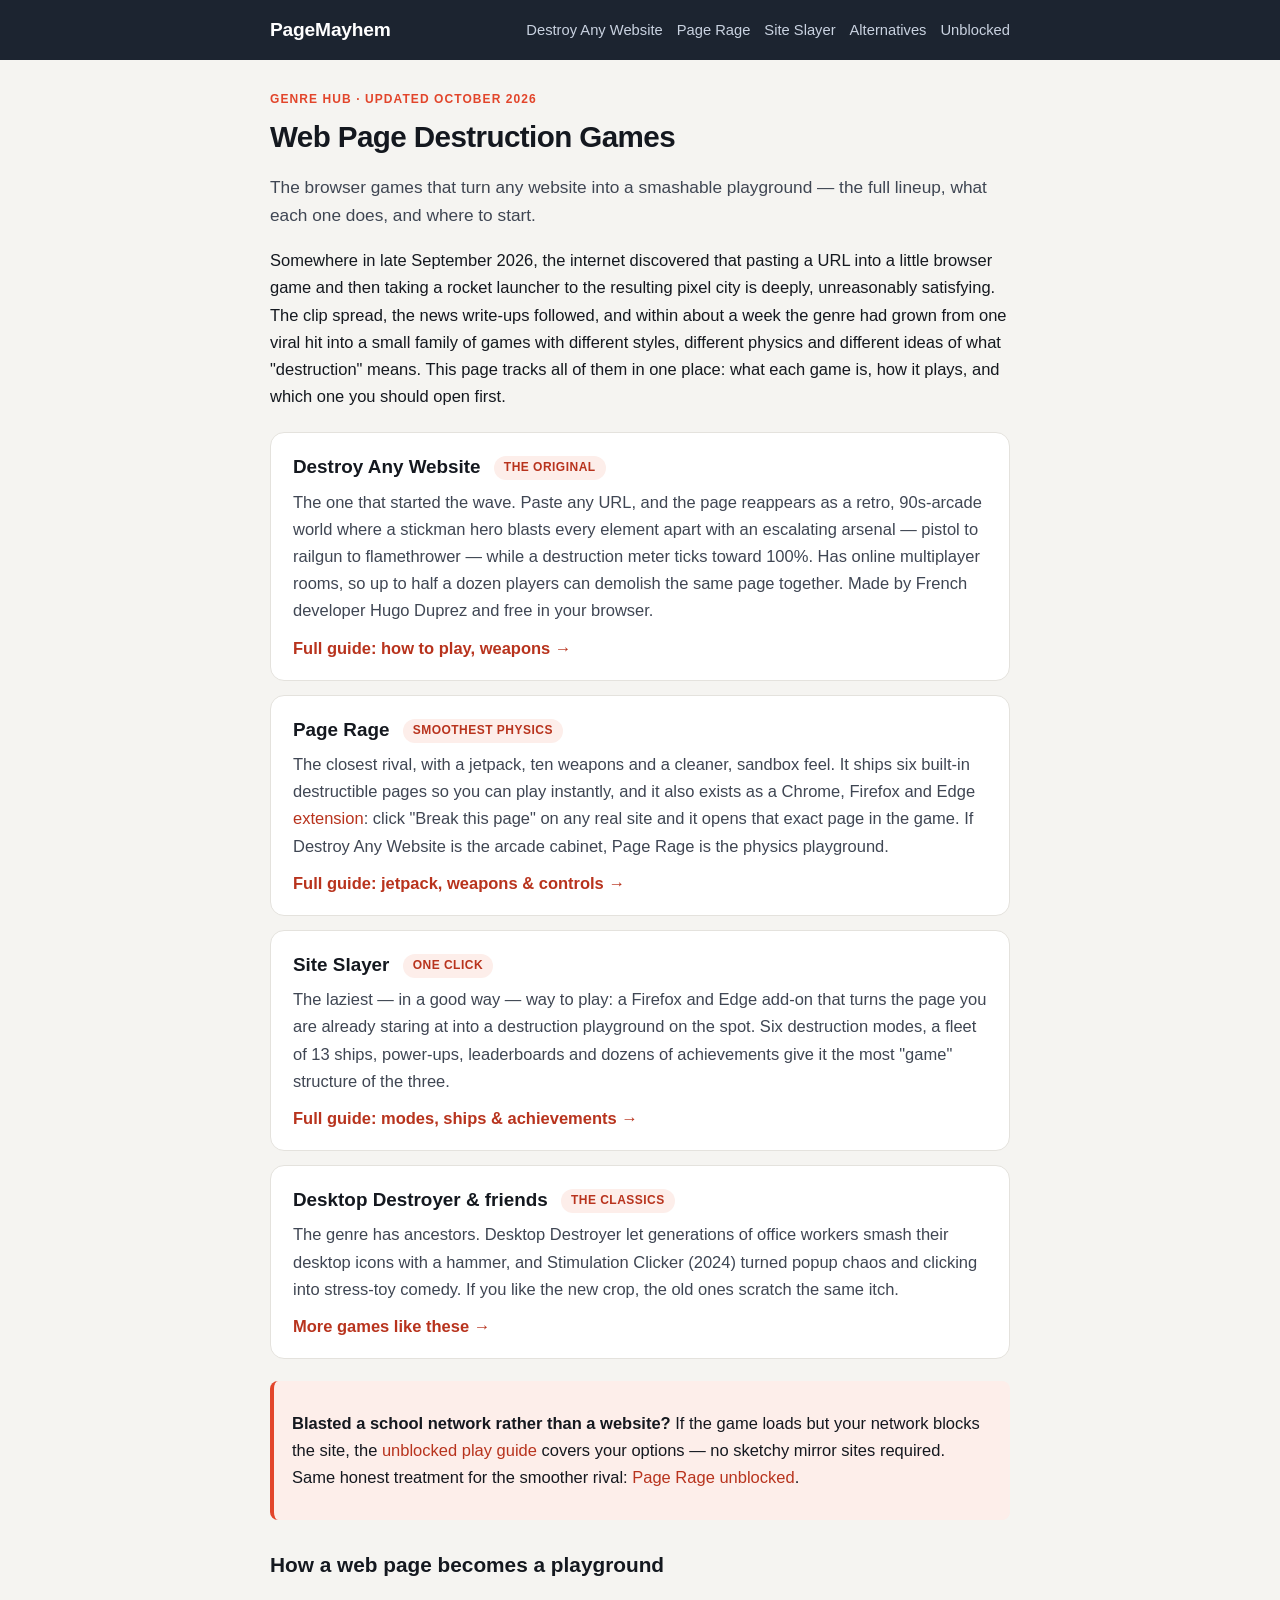
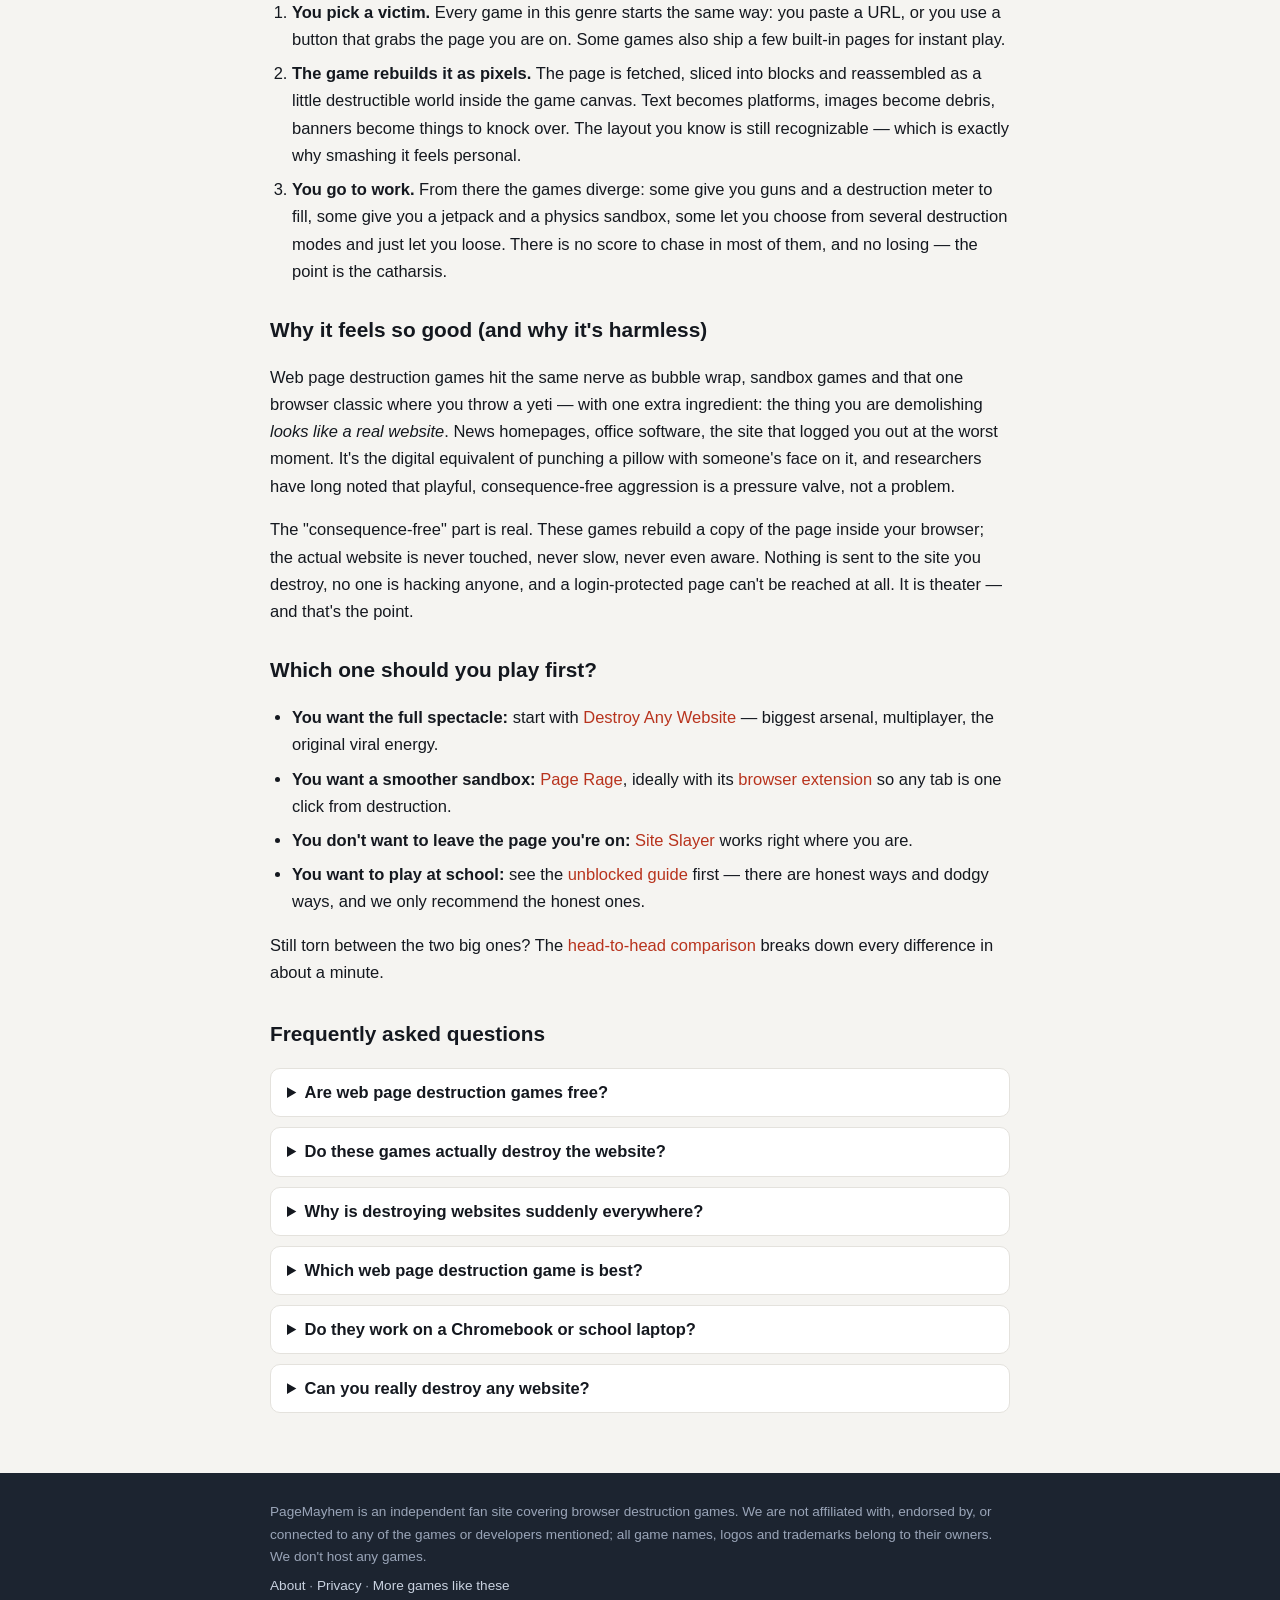
<file: index.html>
<!DOCTYPE html>
<html lang="en">
<head>
<meta charset="utf-8">
<meta name="viewport" content="width=device-width, initial-scale=1">
<title>Web Page Destruction Games — Play Them All | PageMayhem</title>
<meta name="description" content="The full lineup of browser games that let you destroy any website — Destroy Any Website, Page Rage, Site Slayer and more. What each one does, how to play, where to start.">
<link rel="canonical" href="https://pagemayhem.com/">
<meta property="og:type" content="website">
<meta property="og:site_name" content="PageMayhem">
<meta property="og:title" content="Web Page Destruction Games — Play Them All">
<meta property="og:description" content="Every browser game that turns a website into a smashable playground, compared: Destroy Any Website, Page Rage, Site Slayer and friends.">
<meta property="og:url" content="https://pagemayhem.com/">
<link rel="icon" href="/assets/favicon.svg" type="image/svg+xml">
<link rel="stylesheet" href="/styles.css">
<script type="application/ld+json">
{"@context":"https://schema.org","@type":"FAQPage","mainEntity":[
{"@type":"Question","name":"Are web page destruction games free?","acceptedAnswer":{"@type":"Answer","text":"Yes — Destroy Any Website, Page Rage and Site Slayer are all free to play. None of them asks for a download or an account."}},
{"@type":"Question","name":"Do these games actually destroy the website?","acceptedAnswer":{"@type":"Answer","text":"No. The game takes the page you paste and rebuilds it as a pixel playground inside your browser. The real website is never modified, and the people who run it never notice. It is pure harmless catharsis."}},
{"@type":"Question","name":"Why is destroying websites suddenly everywhere?","acceptedAnswer":{"@type":"Answer","text":"Destroy Any Website went viral in late September 2026 — news sites in a dozen countries wrote it up — and a small genre grew around it overnight. If you saw a clip of a stickman blasting apart a news homepage, this is that family of games."}},
{"@type":"Question","name":"Which web page destruction game is best?","acceptedAnswer":{"@type":"Answer","text":"Destroy Any Website has the biggest arsenal and online multiplayer; Page Rage feels smoother and comes as a browser extension; Site Slayer turns a tab into a playground in one click. Read the guides below and start with the one that fits how you want to play."}},
{"@type":"Question","name":"Do they work on a Chromebook or school laptop?","acceptedAnswer":{"@type":"Answer","text":"They are browser games, so any modern browser can run them with no install. Site Slayer is an extension, so it needs your network to allow add-ons. Performance depends on the page you load — media-heavy pages get choppier."}},
{"@type":"Question","name":"Can you really destroy any website?","acceptedAnswer":{"@type":"Answer","text":"Most URLs work — the game fetches the page and rebuilds it as blocks you can smash. A few sites refuse to be embedded or are too heavy, and pages behind a login cannot be reached. Try a couple of your favorites."}}
]}
</script>
</head>
<body>

<header class="site-head">
<div class="inner">
<a class="brand" href="/">PageMayhem</a>
<nav>
<a href="/destroy-any-website/">Destroy Any Website</a>
<a href="/page-rage/">Page Rage</a>
<a href="/site-slayer/">Site Slayer</a>
<a href="/games-like-destroy-any-website/">Alternatives</a>
<a href="/destroy-any-website-unblocked/">Unblocked</a>
</nav>
</div>
</header>

<main>

<p class="kicker">Genre hub · updated October 2026</p>
<h1>Web Page Destruction Games</h1>
<p class="lead">The browser games that turn any website into a smashable playground — the full lineup, what each one does, and where to start.</p>

<p>Somewhere in late September 2026, the internet discovered that pasting a URL into a little browser game and then taking a rocket launcher to the resulting pixel city is deeply, unreasonably satisfying. The clip spread, the news write-ups followed, and within about a week the genre had grown from one viral hit into a small family of games with different styles, different physics and different ideas of what "destruction" means. This page tracks all of them in one place: what each game is, how it plays, and which one you should open first.</p>

<section class="games">
<div class="game-card">
<h3>Destroy Any Website <span class="tag">The original</span></h3>
<p>The one that started the wave. Paste any URL, and the page reappears as a retro, 90s-arcade world where a stickman hero blasts every element apart with an escalating arsenal — pistol to railgun to flamethrower — while a destruction meter ticks toward 100%. Has online multiplayer rooms, so up to half a dozen players can demolish the same page together. Made by French developer Hugo Duprez and free in your browser.</p>
<a class="go" href="/destroy-any-website/">Full guide: how to play, weapons &rarr;</a>
</div>

<div class="game-card">
<h3>Page Rage <span class="tag">Smoothest physics</span></h3>
<p>The closest rival, with a jetpack, ten weapons and a cleaner, sandbox feel. It ships six built-in destructible pages so you can play instantly, and it also exists as a Chrome, Firefox and Edge <a href="/page-rage-extension/">extension</a>: click "Break this page" on any real site and it opens that exact page in the game. If Destroy Any Website is the arcade cabinet, Page Rage is the physics playground.</p>
<a class="go" href="/page-rage/">Full guide: jetpack, weapons &amp; controls &rarr;</a>
</div>

<div class="game-card">
<h3>Site Slayer <span class="tag">One click</span></h3>
<p>The laziest — in a good way — way to play: a Firefox and Edge add-on that turns the page you are already staring at into a destruction playground on the spot. Six destruction modes, a fleet of 13 ships, power-ups, leaderboards and dozens of achievements give it the most "game" structure of the three.</p>
<a class="go" href="/site-slayer/">Full guide: modes, ships &amp; achievements &rarr;</a>
</div>

<div class="game-card">
<h3>Desktop Destroyer &amp; friends <span class="tag">The classics</span></h3>
<p>The genre has ancestors. Desktop Destroyer let generations of office workers smash their desktop icons with a hammer, and Stimulation Clicker (2024) turned popup chaos and clicking into stress-toy comedy. If you like the new crop, the old ones scratch the same itch.</p>
<a class="go" href="/games-like-destroy-any-website/">More games like these &rarr;</a>
</div>
</section>

<div class="callout">
<p><b>Blasted a school network rather than a website?</b> If the game loads but your network blocks the site, the <a href="/destroy-any-website-unblocked/">unblocked play guide</a> covers your options — no sketchy mirror sites required. Same honest treatment for the smoother rival: <a href="/page-rage-unblocked/">Page Rage unblocked</a>.</p>
</div>

<section class="prose">
<h2>How a web page becomes a playground</h2>
<ol>
<li><b>You pick a victim.</b> Every game in this genre starts the same way: you paste a URL, or you use a button that grabs the page you are on. Some games also ship a few built-in pages for instant play.</li>
<li><b>The game rebuilds it as pixels.</b> The page is fetched, sliced into blocks and reassembled as a little destructible world inside the game canvas. Text becomes platforms, images become debris, banners become things to knock over. The layout you know is still recognizable — which is exactly why smashing it feels personal.</li>
<li><b>You go to work.</b> From there the games diverge: some give you guns and a destruction meter to fill, some give you a jetpack and a physics sandbox, some let you choose from several destruction modes and just let you loose. There is no score to chase in most of them, and no losing — the point is the catharsis.</li>
</ol>
</section>

<section class="prose">
<h2>Why it feels so good (and why it's harmless)</h2>
<p>Web page destruction games hit the same nerve as bubble wrap, sandbox games and that one browser classic where you throw a yeti — with one extra ingredient: the thing you are demolishing <i>looks like a real website</i>. News homepages, office software, the site that logged you out at the worst moment. It's the digital equivalent of punching a pillow with someone's face on it, and researchers have long noted that playful, consequence-free aggression is a pressure valve, not a problem.</p>
<p>The "consequence-free" part is real. These games rebuild a copy of the page inside your browser; the actual website is never touched, never slow, never even aware. Nothing is sent to the site you destroy, no one is hacking anyone, and a login-protected page can't be reached at all. It is theater — and that's the point.</p>
</section>

<section class="prose">
<h2>Which one should you play first?</h2>
<ul>
<li><b>You want the full spectacle:</b> start with <a href="/destroy-any-website/">Destroy Any Website</a> — biggest arsenal, multiplayer, the original viral energy.</li>
<li><b>You want a smoother sandbox:</b> <a href="/page-rage/">Page Rage</a>, ideally with its <a href="/page-rage-extension/">browser extension</a> so any tab is one click from destruction.</li>
<li><b>You don't want to leave the page you're on:</b> <a href="/site-slayer/">Site Slayer</a> works right where you are.</li>
<li><b>You want to play at school:</b> see the <a href="/destroy-any-website-unblocked/">unblocked guide</a> first — there are honest ways and dodgy ways, and we only recommend the honest ones.</li>
</ul>
<p>Still torn between the two big ones? The <a href="/page-rage-vs-destroy-any-website/">head-to-head comparison</a> breaks down every difference in about a minute.</p>
</section>

<section class="faq" id="faq">
<h2>Frequently asked questions</h2>
<details><summary>Are web page destruction games free?</summary>
<p>Yes — Destroy Any Website, Page Rage and Site Slayer are all free to play. None of them asks for a download or an account.</p></details>
<details><summary>Do these games actually destroy the website?</summary>
<p>No. The game takes the page you paste and rebuilds it as a pixel playground inside your browser. The real website is never modified, and the people who run it never notice. It is pure harmless catharsis.</p></details>
<details><summary>Why is destroying websites suddenly everywhere?</summary>
<p>Destroy Any Website went viral in late September 2026 — news sites in a dozen countries wrote it up — and a small genre grew around it overnight. If you saw a clip of a stickman blasting apart a news homepage, this is that family of games.</p></details>
<details><summary>Which web page destruction game is best?</summary>
<p>Destroy Any Website has the biggest arsenal and online multiplayer; Page Rage feels smoother and comes as a browser extension; Site Slayer turns a tab into a playground in one click. Read the guides below and start with the one that fits how you want to play.</p></details>
<details><summary>Do they work on a Chromebook or school laptop?</summary>
<p>They are browser games, so any modern browser can run them with no install. Site Slayer is an extension, so it needs your network to allow add-ons. Performance depends on the page you load — media-heavy pages get choppier.</p></details>
<details><summary>Can you really destroy any website?</summary>
<p>Most URLs work — the game fetches the page and rebuilds it as blocks you can smash. A few sites refuse to be embedded or are too heavy, and pages behind a login cannot be reached. Try a couple of your favorites.</p></details>
</section>

</main>

<footer class="site-foot">
<div class="inner">
<p>PageMayhem is an independent fan site covering browser destruction games. We are not affiliated with, endorsed by, or connected to any of the games or developers mentioned; all game names, logos and trademarks belong to their owners. We don't host any games.</p>
<p><a href="/about/">About</a> · <a href="/privacy/">Privacy</a> · <a href="/games-like-destroy-any-website/">More games like these</a></p>
</div>
</footer>

</body>
</html>
</file>
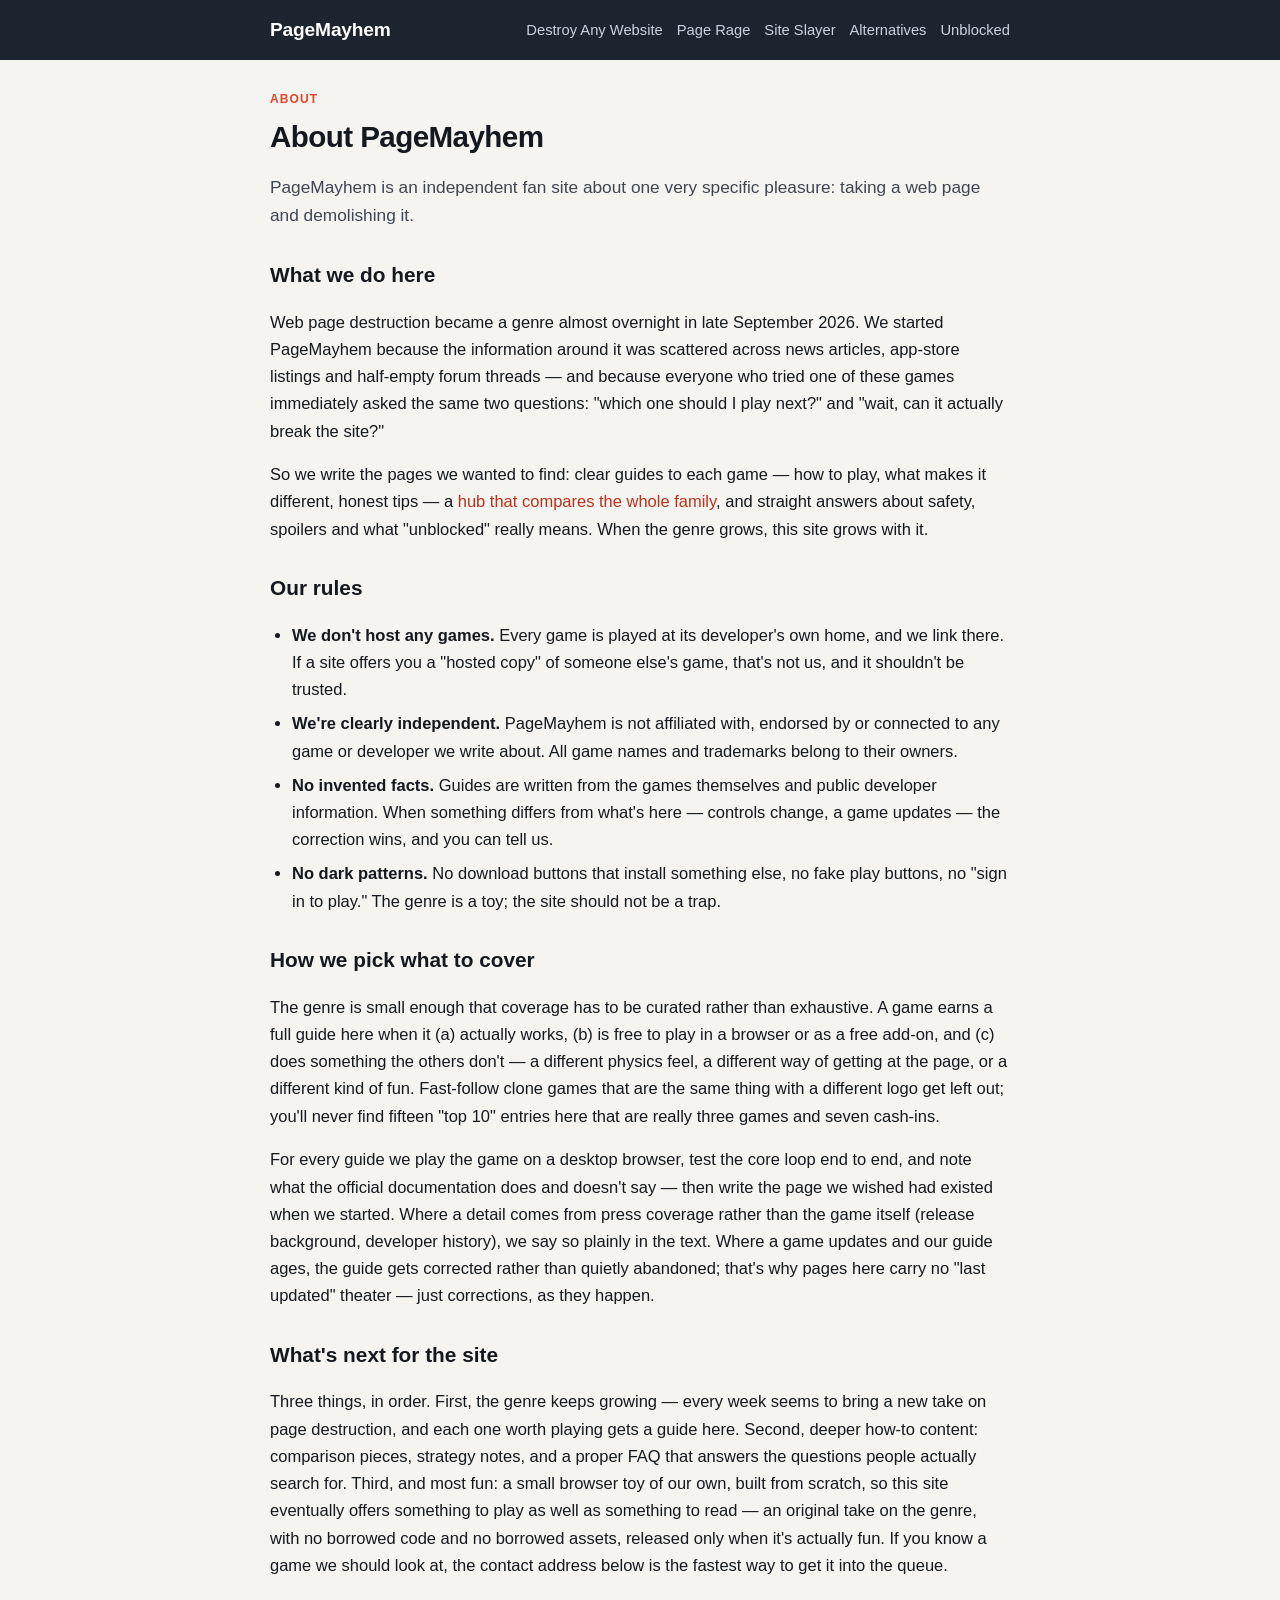
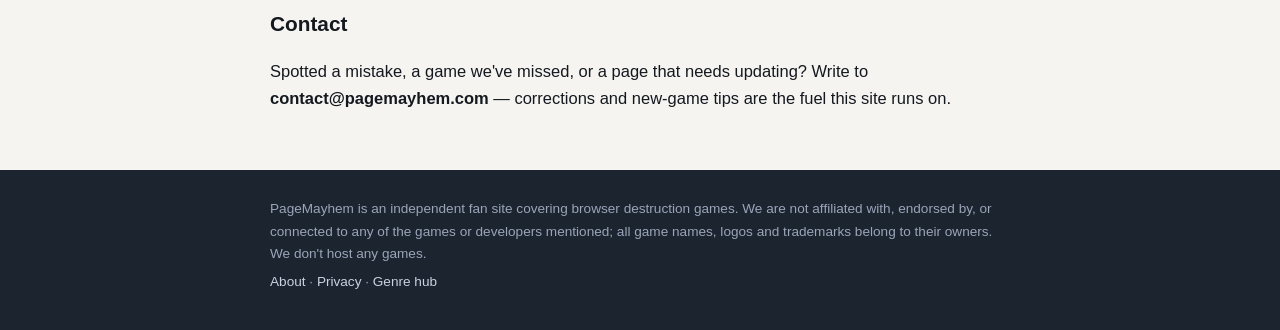
<file: about/index.html>
<!DOCTYPE html>
<html lang="en">
<head>
<meta charset="utf-8">
<meta name="viewport" content="width=device-width, initial-scale=1">
<title>About PageMayhem — Who Runs This Site | PageMayhem</title>
<meta name="description" content="What PageMayhem is, how we cover web page destruction games, and our rules for doing it honestly: independent, no hosted games, no made-up facts.">
<link rel="canonical" href="https://pagemayhem.com/about/">
<meta property="og:type" content="website">
<meta property="og:site_name" content="PageMayhem">
<meta property="og:title" content="About PageMayhem">
<meta property="og:description" content="An independent fan site covering browser destruction games — clearly labelled, never pretending to be official.">
<meta property="og:url" content="https://pagemayhem.com/about/">
<link rel="icon" href="/assets/favicon.svg" type="image/svg+xml">
<link rel="stylesheet" href="/styles.css">
</head>
<body>

<header class="site-head">
<div class="inner">
<a class="brand" href="/">PageMayhem</a>
<nav>
<a href="/destroy-any-website/">Destroy Any Website</a>
<a href="/page-rage/">Page Rage</a>
<a href="/site-slayer/">Site Slayer</a>
<a href="/games-like-destroy-any-website/">Alternatives</a>
<a href="/destroy-any-website-unblocked/">Unblocked</a>
</nav>
</div>
</header>

<main>

<p class="kicker">About</p>
<h1>About PageMayhem</h1>
<p class="lead">PageMayhem is an independent fan site about one very specific pleasure: taking a web page and demolishing it.</p>

<section class="prose">
<h2>What we do here</h2>
<p>Web page destruction became a genre almost overnight in late September 2026. We started PageMayhem because the information around it was scattered across news articles, app-store listings and half-empty forum threads — and because everyone who tried one of these games immediately asked the same two questions: "which one should I play next?" and "wait, can it actually break the site?"</p>
<p>So we write the pages we wanted to find: clear guides to each game — how to play, what makes it different, honest tips — a <a href="/">hub that compares the whole family</a>, and straight answers about safety, spoilers and what "unblocked" really means. When the genre grows, this site grows with it.</p>
</section>

<section class="prose">
<h2>Our rules</h2>
<ul>
<li><b>We don't host any games.</b> Every game is played at its developer's own home, and we link there. If a site offers you a "hosted copy" of someone else's game, that's not us, and it shouldn't be trusted.</li>
<li><b>We're clearly independent.</b> PageMayhem is not affiliated with, endorsed by or connected to any game or developer we write about. All game names and trademarks belong to their owners.</li>
<li><b>No invented facts.</b> Guides are written from the games themselves and public developer information. When something differs from what's here — controls change, a game updates — the correction wins, and you can tell us.</li>
<li><b>No dark patterns.</b> No download buttons that install something else, no fake play buttons, no "sign in to play." The genre is a toy; the site should not be a trap.</li>
</ul>
</section>

<section class="prose">
<h2>How we pick what to cover</h2>
<p>The genre is small enough that coverage has to be curated rather than exhaustive. A game earns a full guide here when it (a) actually works, (b) is free to play in a browser or as a free add-on, and (c) does something the others don't — a different physics feel, a different way of getting at the page, or a different kind of fun. Fast-follow clone games that are the same thing with a different logo get left out; you'll never find fifteen "top 10" entries here that are really three games and seven cash-ins.</p>
<p>For every guide we play the game on a desktop browser, test the core loop end to end, and note what the official documentation does and doesn't say — then write the page we wished had existed when we started. Where a detail comes from press coverage rather than the game itself (release background, developer history), we say so plainly in the text. Where a game updates and our guide ages, the guide gets corrected rather than quietly abandoned; that's why pages here carry no "last updated" theater — just corrections, as they happen.</p>
</section>

<section class="prose">
<h2>What's next for the site</h2>
<p>Three things, in order. First, the genre keeps growing — every week seems to bring a new take on page destruction, and each one worth playing gets a guide here. Second, deeper how-to content: comparison pieces, strategy notes, and a proper FAQ that answers the questions people actually search for. Third, and most fun: a small browser toy of our own, built from scratch, so this site eventually offers something to play as well as something to read — an original take on the genre, with no borrowed code and no borrowed assets, released only when it's actually fun. If you know a game we should look at, the contact address below is the fastest way to get it into the queue.</p>
</section>

<section class="prose">
<h2>Contact</h2>
<p>Spotted a mistake, a game we've missed, or a page that needs updating? Write to <b>contact@pagemayhem.com</b> — corrections and new-game tips are the fuel this site runs on.</p>
</section>

</main>

<footer class="site-foot">
<div class="inner">
<p>PageMayhem is an independent fan site covering browser destruction games. We are not affiliated with, endorsed by, or connected to any of the games or developers mentioned; all game names, logos and trademarks belong to their owners. We don't host any games.</p>
<p><a href="/about/">About</a> · <a href="/privacy/">Privacy</a> · <a href="/">Genre hub</a></p>
</div>
</footer>

</body>
</html>
</file>
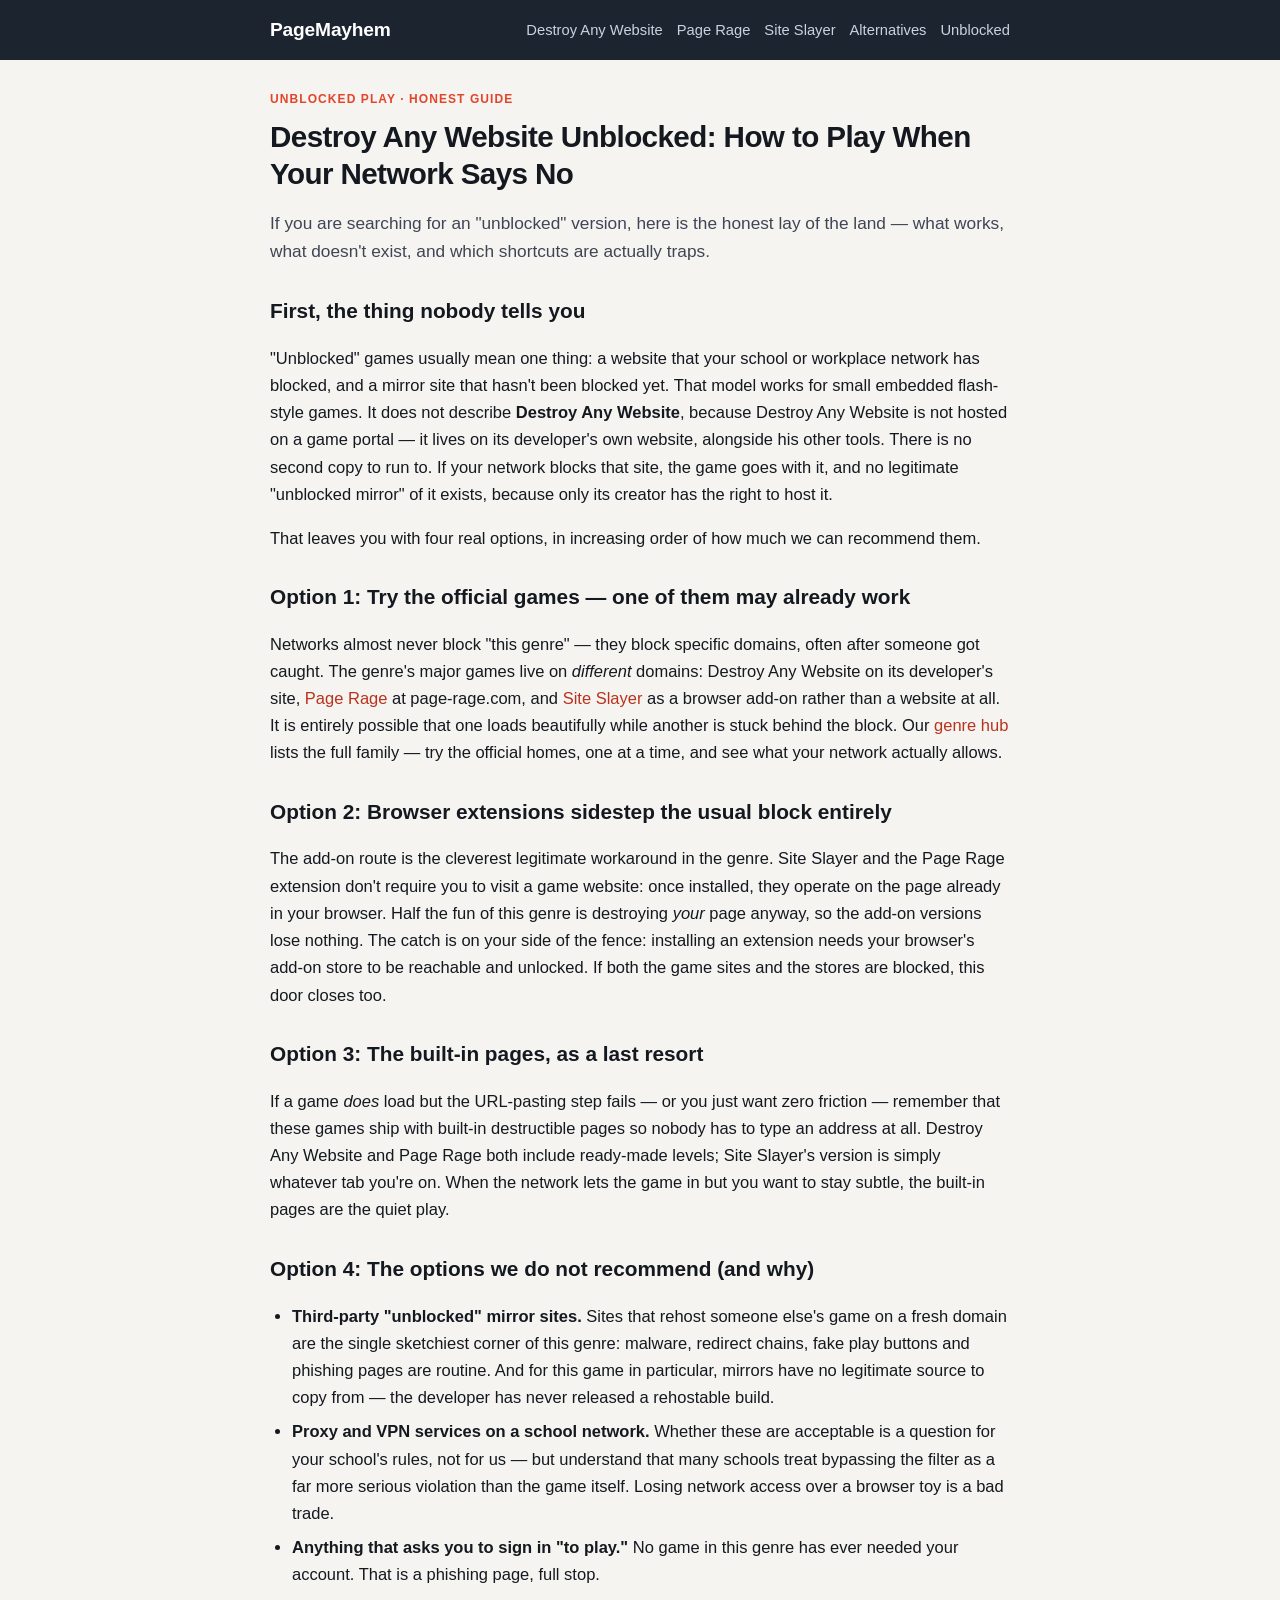
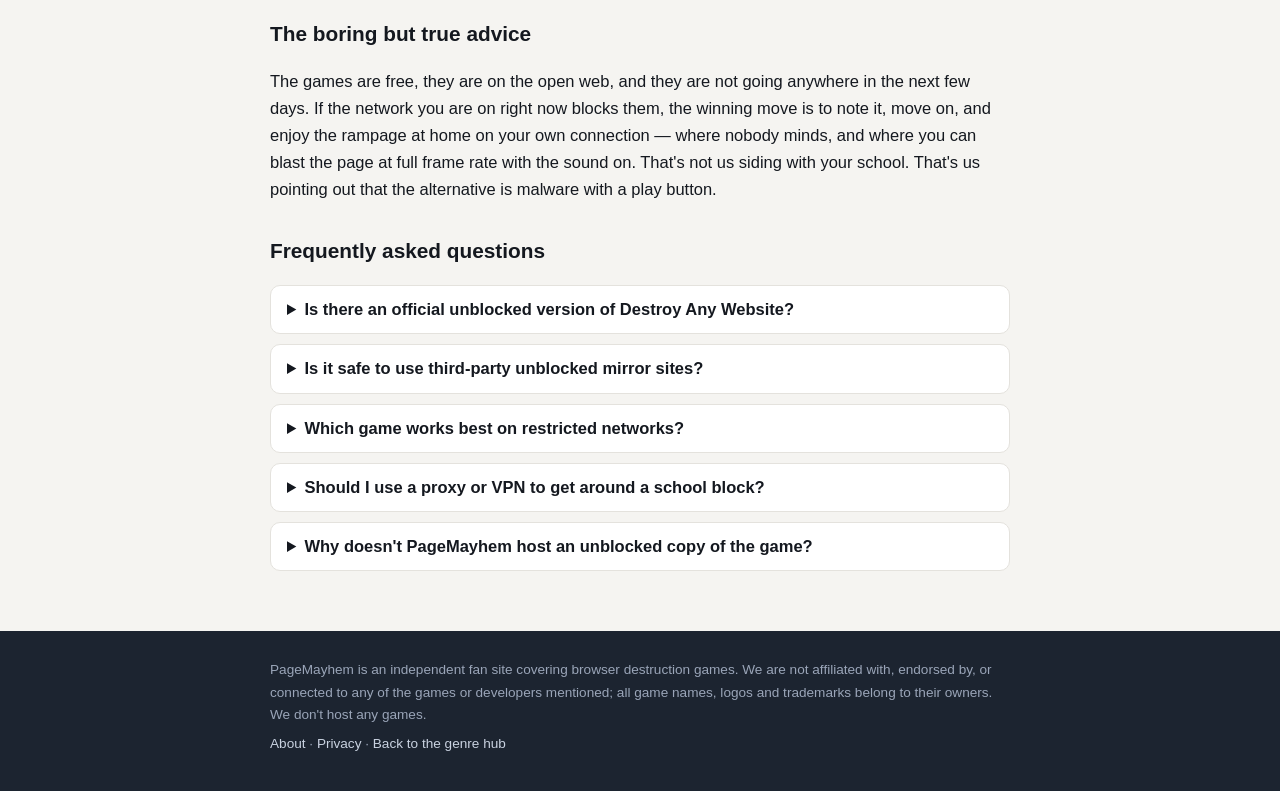
<file: destroy-any-website-unblocked/index.html>
<!DOCTYPE html>
<html lang="en">
<head>
<meta charset="utf-8">
<meta name="viewport" content="width=device-width, initial-scale=1">
<title>Destroy Any Website Unblocked — How to Play on Any Network | PageMayhem</title>
<meta name="description" content="Blocked at school or work? Honest, safe ways to play Destroy Any Website and similar web page destruction games — and the shady options to avoid completely.">
<link rel="canonical" href="https://pagemayhem.com/destroy-any-website-unblocked/">
<meta property="og:type" content="article">
<meta property="og:site_name" content="PageMayhem">
<meta property="og:title" content="Destroy Any Website Unblocked — How to Play on Any Network">
<meta property="og:description" content="Honest, safe options for playing page destruction games when your network blocks them — no dodgy mirrors required.">
<meta property="og:url" content="https://pagemayhem.com/destroy-any-website-unblocked/">
<link rel="icon" href="/assets/favicon.svg" type="image/svg+xml">
<link rel="stylesheet" href="/styles.css">
<script type="application/ld+json">
{"@context":"https://schema.org","@type":"FAQPage","mainEntity":[
{"@type":"Question","name":"Is there an official unblocked version of Destroy Any Website?","acceptedAnswer":{"@type":"Answer","text":"No — and you don't need one. Destroy Any Website is a normal website, not an app that can be unblocked. If your network blocks game sites in general, an official mirror would be blocked too. The realistic options are the ones listed on this page."}},
{"@type":"Question","name":"Is it safe to use third-party unblocked mirror sites?","acceptedAnswer":{"@type":"Answer","text":"We don't recommend it. Sites that rehost someone else's game under an unblocked domain are a magnet for malware, aggressive ads and phishing. The legitimate games in this genre are all free at their official homes — there is nothing a mirror can offer that the original does not."}},
{"@type":"Question","name":"Which game works best on restricted networks?","acceptedAnswer":{"@type":"Answer","text":"Browser add-ons like Site Slayer and the Page Rage extension work differently from game websites, since the destruction happens on the page you are already viewing. Whether you can install extensions depends on your network and device policy."}},
{"@type":"Question","name":"Should I use a proxy or VPN to get around a school block?","acceptedAnswer":{"@type":"Answer","text":"That depends entirely on your school's acceptable-use rules. Many schools treat proxy and VPN use as a separate, bigger violation than the game itself. On a network you don't own, follow the rules that apply to you — the games will still be there at home."}},
{"@type":"Question","name":"Why doesn't PageMayhem host an unblocked copy of the game?","acceptedAnswer":{"@type":"Answer","text":"Because the game belongs to its developer. We are a fan site: we write guides and comparisons, we don't rehost other people's games. Anything online claiming to offer a hosted copy of Destroy Any Website is doing something its creator never agreed to."}}
]}
</script>
</head>
<body>

<header class="site-head">
<div class="inner">
<a class="brand" href="/">PageMayhem</a>
<nav>
<a href="/destroy-any-website/">Destroy Any Website</a>
<a href="/page-rage/">Page Rage</a>
<a href="/site-slayer/">Site Slayer</a>
<a href="/games-like-destroy-any-website/">Alternatives</a>
<a href="/destroy-any-website-unblocked/">Unblocked</a>
</nav>
</div>
</header>

<main>

<p class="kicker">Unblocked play · honest guide</p>
<h1>Destroy Any Website Unblocked: How to Play When Your Network Says No</h1>
<p class="lead">If you are searching for an "unblocked" version, here is the honest lay of the land — what works, what doesn't exist, and which shortcuts are actually traps.</p>

<section class="prose">
<h2>First, the thing nobody tells you</h2>
<p>"Unblocked" games usually mean one thing: a website that your school or workplace network has blocked, and a mirror site that hasn't been blocked yet. That model works for small embedded flash-style games. It does not describe <b>Destroy Any Website</b>, because Destroy Any Website is not hosted on a game portal — it lives on its developer's own website, alongside his other tools. There is no second copy to run to. If your network blocks that site, the game goes with it, and no legitimate "unblocked mirror" of it exists, because only its creator has the right to host it.</p>
<p>That leaves you with four real options, in increasing order of how much we can recommend them.</p>
</section>

<section class="prose">
<h2>Option 1: Try the official games — one of them may already work</h2>
<p>Networks almost never block "this genre" — they block specific domains, often after someone got caught. The genre's major games live on <i>different</i> domains: Destroy Any Website on its developer's site, <a href="/page-rage/">Page Rage</a> at page-rage.com, and <a href="/site-slayer/">Site Slayer</a> as a browser add-on rather than a website at all. It is entirely possible that one loads beautifully while another is stuck behind the block. Our <a href="/">genre hub</a> lists the full family — try the official homes, one at a time, and see what your network actually allows.</p>
</section>

<section class="prose">
<h2>Option 2: Browser extensions sidestep the usual block entirely</h2>
<p>The add-on route is the cleverest legitimate workaround in the genre. Site Slayer and the Page Rage extension don't require you to visit a game website: once installed, they operate on the page already in your browser. Half the fun of this genre is destroying <i>your</i> page anyway, so the add-on versions lose nothing. The catch is on your side of the fence: installing an extension needs your browser's add-on store to be reachable and unlocked. If both the game sites and the stores are blocked, this door closes too.</p>
</section>

<section class="prose">
<h2>Option 3: The built-in pages, as a last resort</h2>
<p>If a game <i>does</i> load but the URL-pasting step fails — or you just want zero friction — remember that these games ship with built-in destructible pages so nobody has to type an address at all. Destroy Any Website and Page Rage both include ready-made levels; Site Slayer's version is simply whatever tab you're on. When the network lets the game in but you want to stay subtle, the built-in pages are the quiet play.</p>
</section>

<section class="prose">
<h2>Option 4: The options we do not recommend (and why)</h2>
<ul>
<li><b>Third-party "unblocked" mirror sites.</b> Sites that rehost someone else's game on a fresh domain are the single sketchiest corner of this genre: malware, redirect chains, fake play buttons and phishing pages are routine. And for this game in particular, mirrors have no legitimate source to copy from — the developer has never released a rehostable build.</li>
<li><b>Proxy and VPN services on a school network.</b> Whether these are acceptable is a question for your school's rules, not for us — but understand that many schools treat bypassing the filter as a far more serious violation than the game itself. Losing network access over a browser toy is a bad trade.</li>
<li><b>Anything that asks you to sign in "to play."</b> No game in this genre has ever needed your account. That is a phishing page, full stop.</li>
</ul>
</section>

<section class="prose">
<h2>The boring but true advice</h2>
<p>The games are free, they are on the open web, and they are not going anywhere in the next few days. If the network you are on right now blocks them, the winning move is to note it, move on, and enjoy the rampage at home on your own connection — where nobody minds, and where you can blast the page at full frame rate with the sound on. That's not us siding with your school. That's us pointing out that the alternative is malware with a play button.</p>
</section>

<section class="faq" id="faq">
<h2>Frequently asked questions</h2>
<details><summary>Is there an official unblocked version of Destroy Any Website?</summary>
<p>No — and you don't need one. Destroy Any Website is a normal website, not an app that can be unblocked. If your network blocks game sites in general, an official mirror would be blocked too. The realistic options are the ones listed on this page.</p></details>
<details><summary>Is it safe to use third-party unblocked mirror sites?</summary>
<p>We don't recommend it. Sites that rehost someone else's game under an unblocked domain are a magnet for malware, aggressive ads and phishing. The legitimate games in this genre are all free at their official homes — there is nothing a mirror can offer that the original does not.</p></details>
<details><summary>Which game works best on restricted networks?</summary>
<p>Browser add-ons like Site Slayer and the Page Rage extension work differently from game websites, since the destruction happens on the page you are already viewing. Whether you can install extensions depends on your network and device policy.</p></details>
<details><summary>Should I use a proxy or VPN to get around a school block?</summary>
<p>That depends entirely on your school's acceptable-use rules. Many schools treat proxy and VPN use as a separate, bigger violation than the game itself. On a network you don't own, follow the rules that apply to you — the games will still be there at home.</p></details>
<details><summary>Why doesn't PageMayhem host an unblocked copy of the game?</summary>
<p>Because the game belongs to its developer. We are a fan site: we write guides and comparisons, we don't rehost other people's games. Anything online claiming to offer a hosted copy of Destroy Any Website is doing something its creator never agreed to.</p></details>
</section>

</main>

<footer class="site-foot">
<div class="inner">
<p>PageMayhem is an independent fan site covering browser destruction games. We are not affiliated with, endorsed by, or connected to any of the games or developers mentioned; all game names, logos and trademarks belong to their owners. We don't host any games.</p>
<p><a href="/about/">About</a> · <a href="/privacy/">Privacy</a> · <a href="/">Back to the genre hub</a></p>
</div>
</footer>

</body>
</html>
</file>
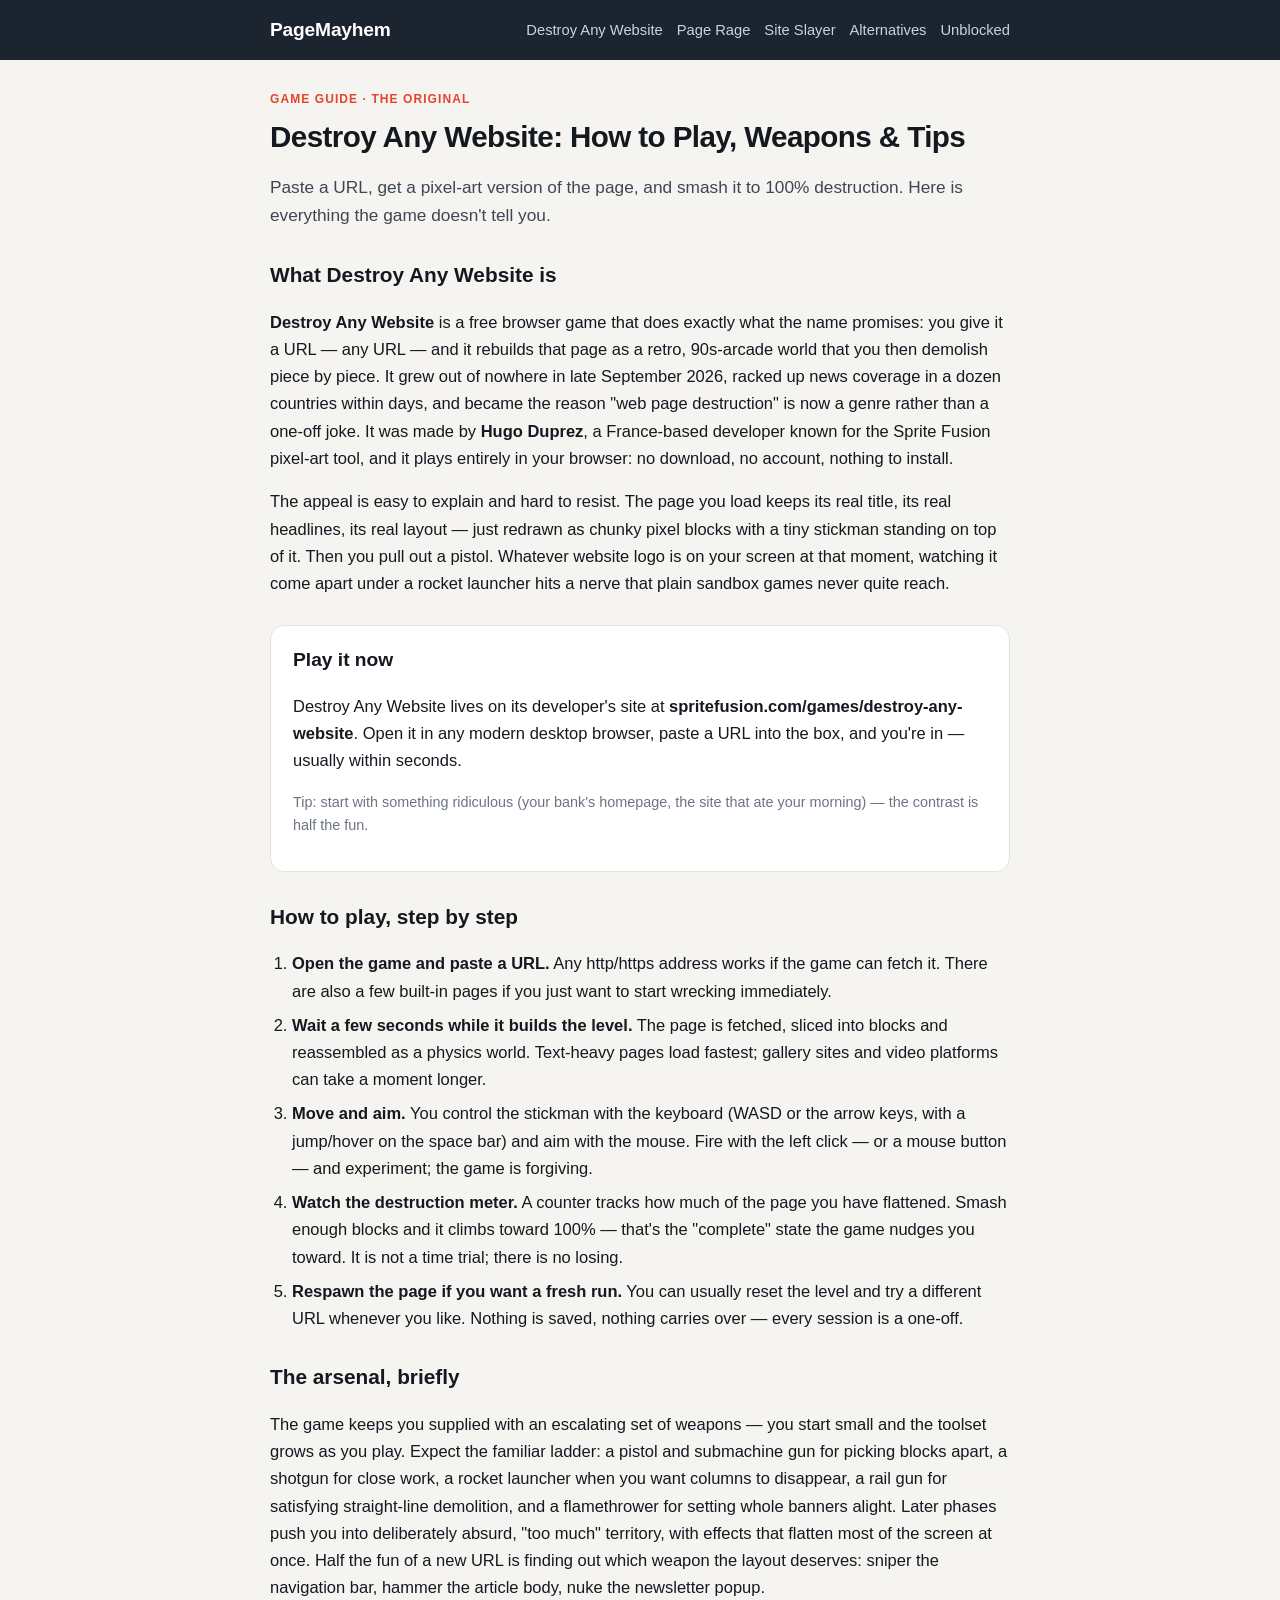
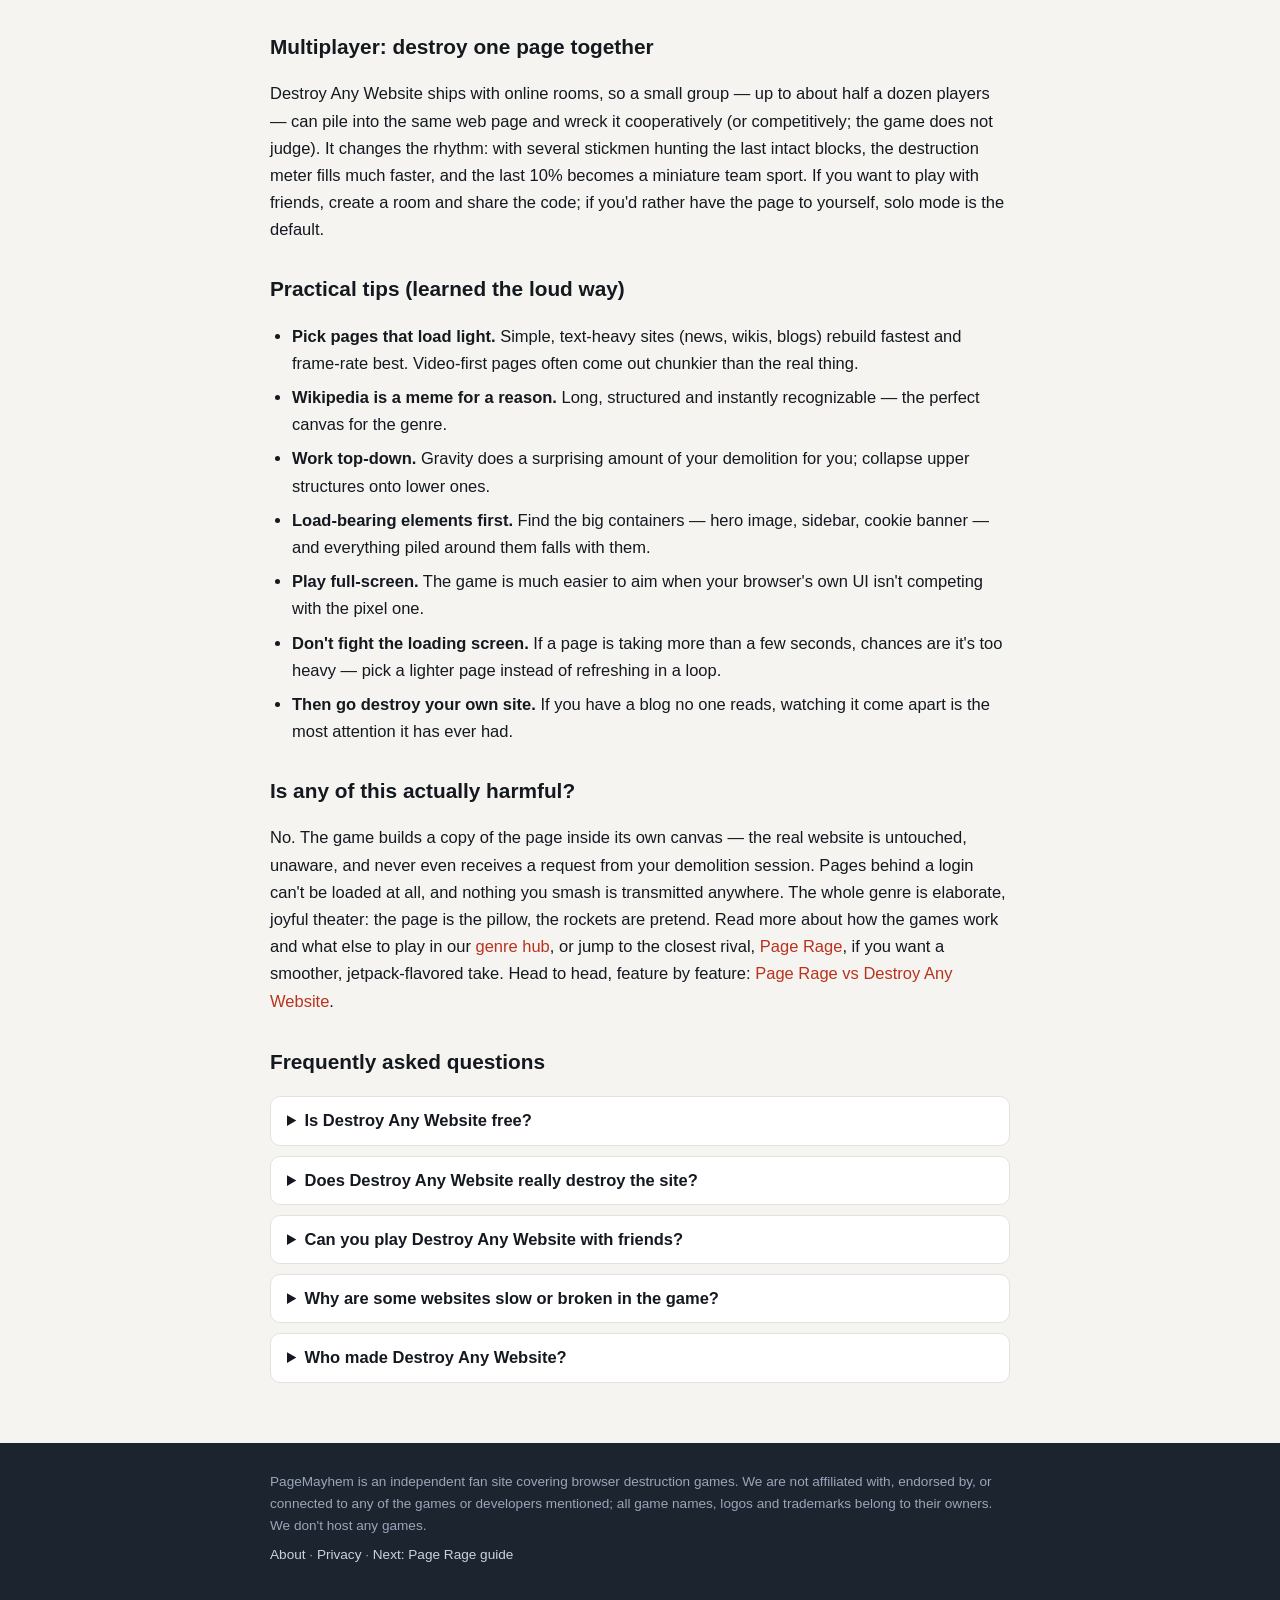
<file: destroy-any-website/index.html>
<!DOCTYPE html>
<html lang="en">
<head>
<meta charset="utf-8">
<meta name="viewport" content="width=device-width, initial-scale=1">
<title>Destroy Any Website: How to Play, Weapons &amp; Tips | PageMayhem</title>
<meta name="description" content="A complete guide to Destroy Any Website — the viral browser game where you paste a URL and smash the page apart. Controls, weapons, multiplayer and practical tips.">
<link rel="canonical" href="https://pagemayhem.com/destroy-any-website/">
<meta property="og:type" content="article">
<meta property="og:site_name" content="PageMayhem">
<meta property="og:title" content="Destroy Any Website: How to Play, Weapons &amp; Tips">
<meta property="og:description" content="Controls, weapons, multiplayer and practical tips for the viral page-smashing browser game.">
<meta property="og:url" content="https://pagemayhem.com/destroy-any-website/">
<link rel="icon" href="/assets/favicon.svg" type="image/svg+xml">
<link rel="stylesheet" href="/styles.css">
<script type="application/ld+json">
{"@context":"https://schema.org","@type":"FAQPage","mainEntity":[
{"@type":"Question","name":"Is Destroy Any Website free?","acceptedAnswer":{"@type":"Answer","text":"Yes. It runs free in your browser with no download and no account. You can play solo or join an online room, both at no cost."}},
{"@type":"Question","name":"Does Destroy Any Website really destroy the site?","acceptedAnswer":{"@type":"Answer","text":"No. The game fetches the page you paste and rebuilds it as a pixel world inside the game canvas. The real site stays exactly as it was, and nothing is sent to it. You are smashing a copy."}},
{"@type":"Question","name":"Can you play Destroy Any Website with friends?","acceptedAnswer":{"@type":"Answer","text":"Yes — the game has online multiplayer rooms for small groups, so several players can tear apart the same web page at once. Solo play works the same way without waiting for anyone."}},
{"@type":"Question","name":"Why are some websites slow or broken in the game?","acceptedAnswer":{"@type":"Answer","text":"The game has to fetch the page and turn its elements into physics blocks, so very heavy or media-rich pages can lag or load incompletely. Text-heavy pages like news sites and wikis work best."}},
{"@type":"Question","name":"Who made Destroy Any Website?","acceptedAnswer":{"@type":"Answer","text":"It was made by Hugo Duprez, a France-based developer also known for the Sprite Fusion pixel-art tool. The game went viral in late September 2026 and is free to play in the browser."}}
]}
</script>
</head>
<body>

<header class="site-head">
<div class="inner">
<a class="brand" href="/">PageMayhem</a>
<nav>
<a href="/destroy-any-website/">Destroy Any Website</a>
<a href="/page-rage/">Page Rage</a>
<a href="/site-slayer/">Site Slayer</a>
<a href="/games-like-destroy-any-website/">Alternatives</a>
<a href="/destroy-any-website-unblocked/">Unblocked</a>
</nav>
</div>
</header>

<main>

<p class="kicker">Game guide · the original</p>
<h1>Destroy Any Website: How to Play, Weapons &amp; Tips</h1>
<p class="lead">Paste a URL, get a pixel-art version of the page, and smash it to 100% destruction. Here is everything the game doesn't tell you.</p>

<section class="prose">
<h2>What Destroy Any Website is</h2>
<p><b>Destroy Any Website</b> is a free browser game that does exactly what the name promises: you give it a URL — any URL — and it rebuilds that page as a retro, 90s-arcade world that you then demolish piece by piece. It grew out of nowhere in late September 2026, racked up news coverage in a dozen countries within days, and became the reason "web page destruction" is now a genre rather than a one-off joke. It was made by <b>Hugo Duprez</b>, a France-based developer known for the Sprite Fusion pixel-art tool, and it plays entirely in your browser: no download, no account, nothing to install.</p>
<p>The appeal is easy to explain and hard to resist. The page you load keeps its real title, its real headlines, its real layout — just redrawn as chunky pixel blocks with a tiny stickman standing on top of it. Then you pull out a pistol. Whatever website logo is on your screen at that moment, watching it come apart under a rocket launcher hits a nerve that plain sandbox games never quite reach.</p>
</section>

<div class="card">
<h2>Play it now</h2>
<p>Destroy Any Website lives on its developer's site at <b>spritefusion.com/games/destroy-any-website</b>. Open it in any modern desktop browser, paste a URL into the box, and you're in — usually within seconds.</p>
<p class="muted">Tip: start with something ridiculous (your bank's homepage, the site that ate your morning) — the contrast is half the fun.</p>
</div>

<section class="prose">
<h2>How to play, step by step</h2>
<ol>
<li><b>Open the game and paste a URL.</b> Any http/https address works if the game can fetch it. There are also a few built-in pages if you just want to start wrecking immediately.</li>
<li><b>Wait a few seconds while it builds the level.</b> The page is fetched, sliced into blocks and reassembled as a physics world. Text-heavy pages load fastest; gallery sites and video platforms can take a moment longer.</li>
<li><b>Move and aim.</b> You control the stickman with the keyboard (WASD or the arrow keys, with a jump/hover on the space bar) and aim with the mouse. Fire with the left click — or a mouse button — and experiment; the game is forgiving.</li>
<li><b>Watch the destruction meter.</b> A counter tracks how much of the page you have flattened. Smash enough blocks and it climbs toward 100% — that's the "complete" state the game nudges you toward. It is not a time trial; there is no losing.</li>
<li><b>Respawn the page if you want a fresh run.</b> You can usually reset the level and try a different URL whenever you like. Nothing is saved, nothing carries over — every session is a one-off.</li>
</ol>
</section>

<section class="prose">
<h2>The arsenal, briefly</h2>
<p>The game keeps you supplied with an escalating set of weapons — you start small and the toolset grows as you play. Expect the familiar ladder: a pistol and submachine gun for picking blocks apart, a shotgun for close work, a rocket launcher when you want columns to disappear, a rail gun for satisfying straight-line demolition, and a flamethrower for setting whole banners alight. Later phases push you into deliberately absurd, "too much" territory, with effects that flatten most of the screen at once. Half the fun of a new URL is finding out which weapon the layout deserves: sniper the navigation bar, hammer the article body, nuke the newsletter popup.</p>
</section>

<section class="prose">
<h2>Multiplayer: destroy one page together</h2>
<p>Destroy Any Website ships with online rooms, so a small group — up to about half a dozen players — can pile into the same web page and wreck it cooperatively (or competitively; the game does not judge). It changes the rhythm: with several stickmen hunting the last intact blocks, the destruction meter fills much faster, and the last 10% becomes a miniature team sport. If you want to play with friends, create a room and share the code; if you'd rather have the page to yourself, solo mode is the default.</p>
</section>

<section class="prose">
<h2>Practical tips (learned the loud way)</h2>
<ul>
<li><b>Pick pages that load light.</b> Simple, text-heavy sites (news, wikis, blogs) rebuild fastest and frame-rate best. Video-first pages often come out chunkier than the real thing.</li>
<li><b>Wikipedia is a meme for a reason.</b> Long, structured and instantly recognizable — the perfect canvas for the genre.</li>
<li><b>Work top-down.</b> Gravity does a surprising amount of your demolition for you; collapse upper structures onto lower ones.</li>
<li><b>Load-bearing elements first.</b> Find the big containers — hero image, sidebar, cookie banner — and everything piled around them falls with them.</li>
<li><b>Play full-screen.</b> The game is much easier to aim when your browser's own UI isn't competing with the pixel one.</li>
<li><b>Don't fight the loading screen.</b> If a page is taking more than a few seconds, chances are it's too heavy — pick a lighter page instead of refreshing in a loop.</li>
<li><b>Then go destroy your own site.</b> If you have a blog no one reads, watching it come apart is the most attention it has ever had.</li>
</ul>
</section>

<section class="prose">
<h2>Is any of this actually harmful?</h2>
<p>No. The game builds a copy of the page inside its own canvas — the real website is untouched, unaware, and never even receives a request from your demolition session. Pages behind a login can't be loaded at all, and nothing you smash is transmitted anywhere. The whole genre is elaborate, joyful theater: the page is the pillow, the rockets are pretend. Read more about how the games work and what else to play in our <a href="/">genre hub</a>, or jump to the closest rival, <a href="/page-rage/">Page Rage</a>, if you want a smoother, jetpack-flavored take. Head to head, feature by feature: <a href="/page-rage-vs-destroy-any-website/">Page Rage vs Destroy Any Website</a>.</p>
</section>

<section class="faq" id="faq">
<h2>Frequently asked questions</h2>
<details><summary>Is Destroy Any Website free?</summary>
<p>Yes. It runs free in your browser with no download and no account. You can play solo or join an online room, both at no cost.</p></details>
<details><summary>Does Destroy Any Website really destroy the site?</summary>
<p>No. The game fetches the page you paste and rebuilds it as a pixel world inside the game canvas. The real site stays exactly as it was, and nothing is sent to it. You are smashing a copy.</p></details>
<details><summary>Can you play Destroy Any Website with friends?</summary>
<p>Yes — the game has online multiplayer rooms for small groups, so several players can tear apart the same web page at once. Solo play works the same way without waiting for anyone.</p></details>
<details><summary>Why are some websites slow or broken in the game?</summary>
<p>The game has to fetch the page and turn its elements into physics blocks, so very heavy or media-rich pages can lag or load incompletely. Text-heavy pages like news sites and wikis work best.</p></details>
<details><summary>Who made Destroy Any Website?</summary>
<p>It was made by Hugo Duprez, a France-based developer also known for the Sprite Fusion pixel-art tool. The game went viral in late September 2026 and is free to play in the browser.</p></details>
</section>

</main>

<footer class="site-foot">
<div class="inner">
<p>PageMayhem is an independent fan site covering browser destruction games. We are not affiliated with, endorsed by, or connected to any of the games or developers mentioned; all game names, logos and trademarks belong to their owners. We don't host any games.</p>
<p><a href="/about/">About</a> · <a href="/privacy/">Privacy</a> · <a href="/page-rage/">Next: Page Rage guide</a></p>
</div>
</footer>

</body>
</html>
</file>
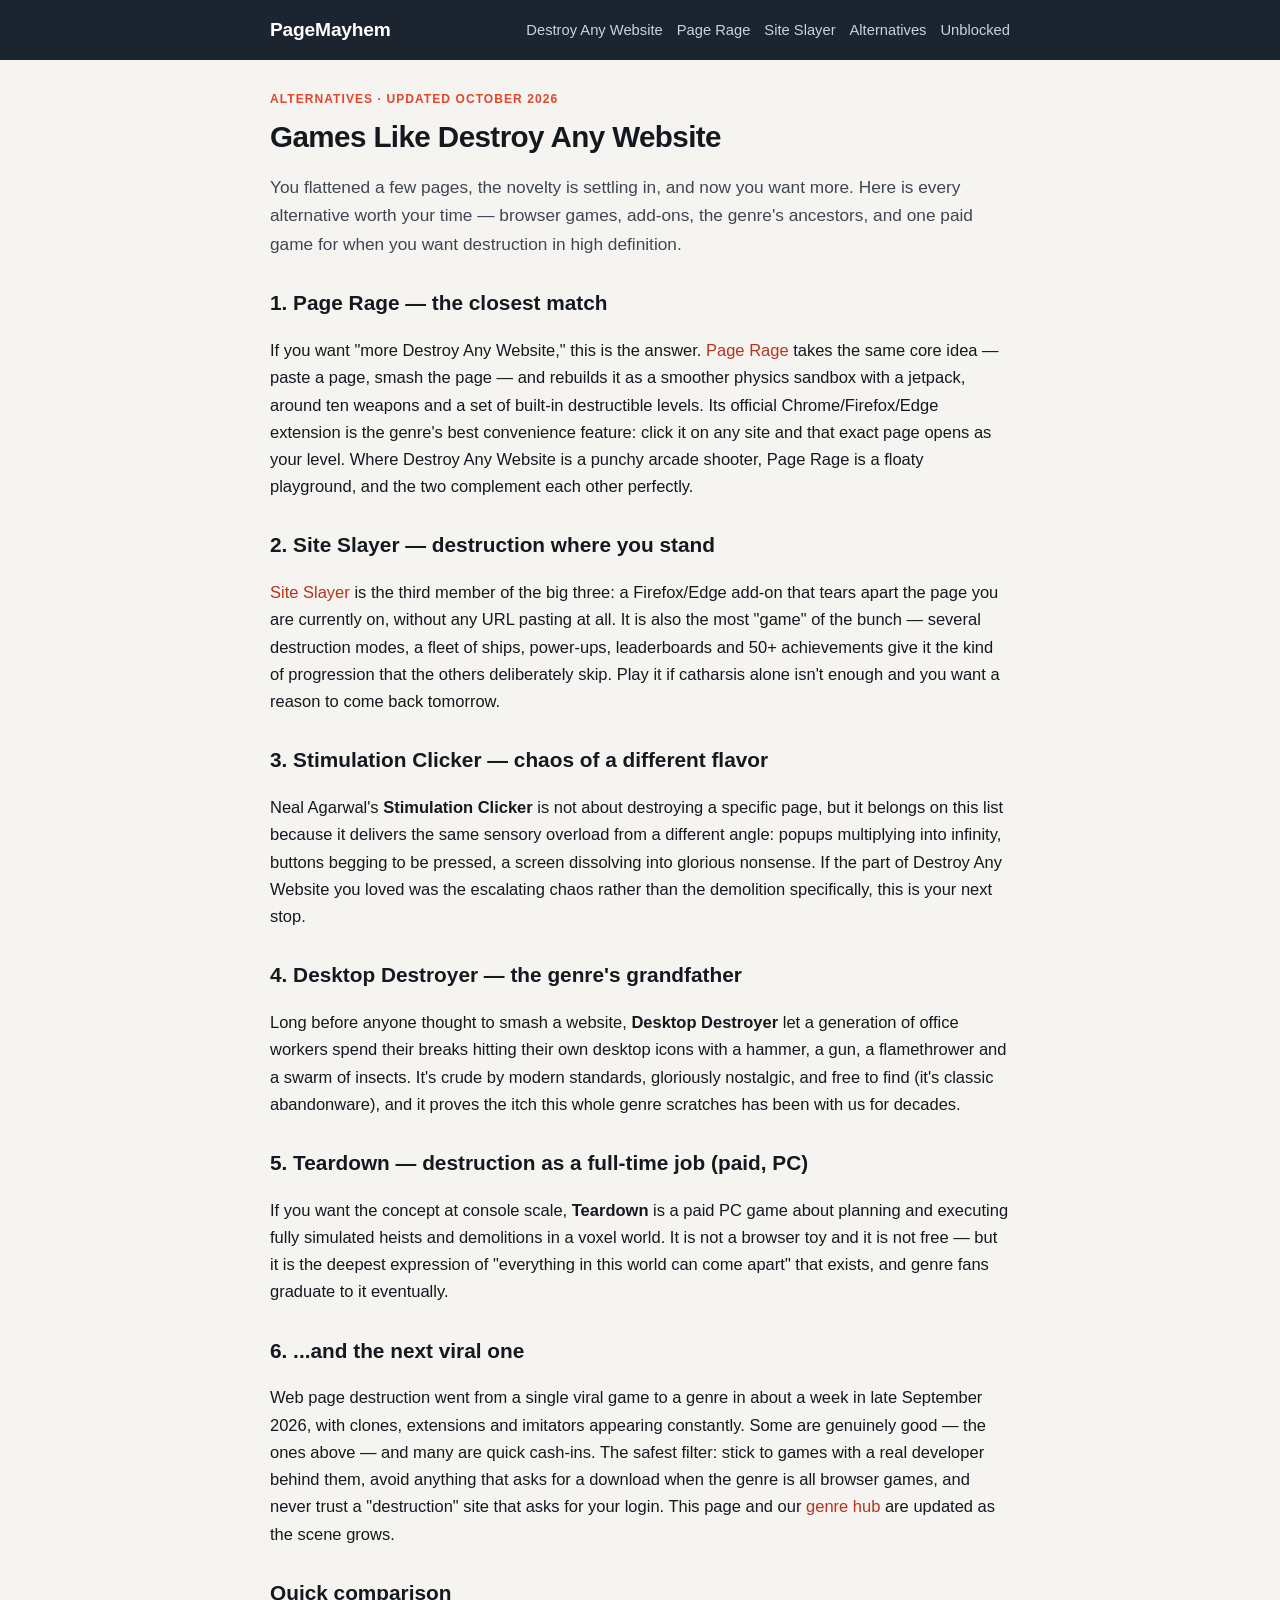
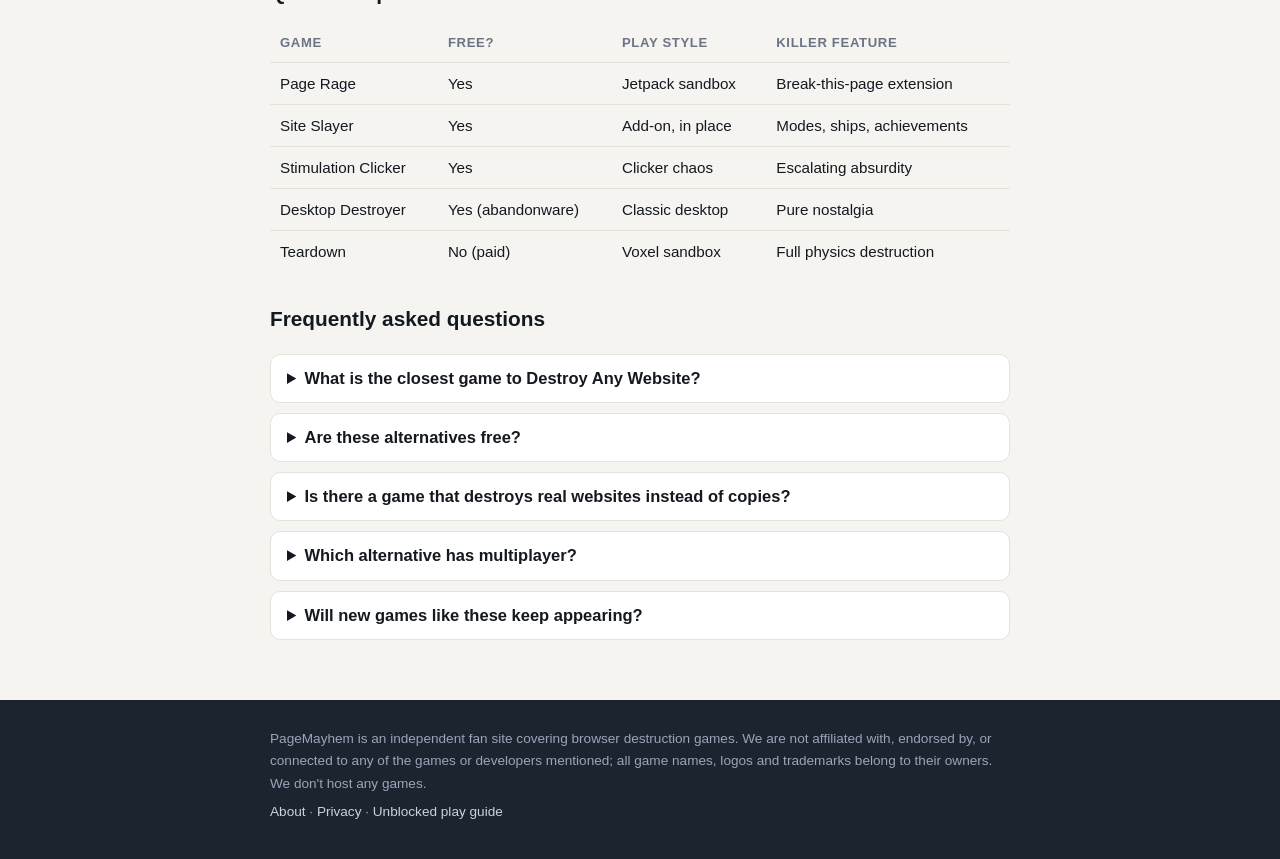
<file: games-like-destroy-any-website/index.html>
<!DOCTYPE html>
<html lang="en">
<head>
<meta charset="utf-8">
<meta name="viewport" content="width=device-width, initial-scale=1">
<title>6 Games Like Destroy Any Website — Best Alternatives | PageMayhem</title>
<meta name="description" content="Finished with Destroy Any Website? These are the best games like it — Page Rage, Site Slayer, Stimulation Clicker, Desktop Destroyer and more, compared honestly.">
<link rel="canonical" href="https://pagemayhem.com/games-like-destroy-any-website/">
<meta property="og:type" content="article">
<meta property="og:site_name" content="PageMayhem">
<meta property="og:title" content="6 Games Like Destroy Any Website — Best Alternatives">
<meta property="og:description" content="Every alternative worth your time, from jetpack sandboxes to browser add-ons and the classics that started it all.">
<meta property="og:url" content="https://pagemayhem.com/games-like-destroy-any-website/">
<link rel="icon" href="/assets/favicon.svg" type="image/svg+xml">
<link rel="stylesheet" href="/styles.css">
<script type="application/ld+json">
{"@context":"https://schema.org","@type":"FAQPage","mainEntity":[
{"@type":"Question","name":"What is the closest game to Destroy Any Website?","acceptedAnswer":{"@type":"Answer","text":"Page Rage is the closest match — same core idea, smoother physics, a jetpack instead of an arcade feel, and a browser extension that loads any page straight into the game."}},
{"@type":"Question","name":"Are these alternatives free?","acceptedAnswer":{"@type":"Answer","text":"Page Rage, Site Slayer and Stimulation Clicker are free. Desktop Destroyer is free abandonware. Teardown is the one paid entry on the list, and it is a full PC game rather than a browser toy."}},
{"@type":"Question","name":"Is there a game that destroys real websites instead of copies?","acceptedAnswer":{"@type":"Answer","text":"No — and you should be deeply suspicious of anything advertising that. Every legitimate game in this genre rebuilds the page inside its own canvas. A copy gets destroyed; the real site never changes."}},
{"@type":"Question","name":"Which alternative has multiplayer?","acceptedAnswer":{"@type":"Answer","text":"Destroy Any Website itself has online rooms for small groups. Among the alternatives, Page Rage and Site Slayer are single-player experiences, so for group demolition you will want the original."}},
{"@type":"Question","name":"Will new games like these keep appearing?","acceptedAnswer":{"@type":"Answer","text":"Almost certainly. Web page destruction only became a genre in late September 2026, and new takes are appearing constantly. This page is updated as the scene grows, so check back."}}
]}
</script>
</head>
<body>

<header class="site-head">
<div class="inner">
<a class="brand" href="/">PageMayhem</a>
<nav>
<a href="/destroy-any-website/">Destroy Any Website</a>
<a href="/page-rage/">Page Rage</a>
<a href="/site-slayer/">Site Slayer</a>
<a href="/games-like-destroy-any-website/">Alternatives</a>
<a href="/destroy-any-website-unblocked/">Unblocked</a>
</nav>
</div>
</header>

<main>

<p class="kicker">Alternatives · updated October 2026</p>
<h1>Games Like Destroy Any Website</h1>
<p class="lead">You flattened a few pages, the novelty is settling in, and now you want more. Here is every alternative worth your time — browser games, add-ons, the genre's ancestors, and one paid game for when you want destruction in high definition.</p>

<section class="prose">
<h2>1. Page Rage — the closest match</h2>
<p>If you want "more Destroy Any Website," this is the answer. <a href="/page-rage/">Page Rage</a> takes the same core idea — paste a page, smash the page — and rebuilds it as a smoother physics sandbox with a jetpack, around ten weapons and a set of built-in destructible levels. Its official Chrome/Firefox/Edge extension is the genre's best convenience feature: click it on any site and that exact page opens as your level. Where Destroy Any Website is a punchy arcade shooter, Page Rage is a floaty playground, and the two complement each other perfectly.</p>
</section>

<section class="prose">
<h2>2. Site Slayer — destruction where you stand</h2>
<p><a href="/site-slayer/">Site Slayer</a> is the third member of the big three: a Firefox/Edge add-on that tears apart the page you are currently on, without any URL pasting at all. It is also the most "game" of the bunch — several destruction modes, a fleet of ships, power-ups, leaderboards and 50+ achievements give it the kind of progression that the others deliberately skip. Play it if catharsis alone isn't enough and you want a reason to come back tomorrow.</p>
</section>

<section class="prose">
<h2>3. Stimulation Clicker — chaos of a different flavor</h2>
<p>Neal Agarwal's <b>Stimulation Clicker</b> is not about destroying a specific page, but it belongs on this list because it delivers the same sensory overload from a different angle: popups multiplying into infinity, buttons begging to be pressed, a screen dissolving into glorious nonsense. If the part of Destroy Any Website you loved was the escalating chaos rather than the demolition specifically, this is your next stop.</p>
</section>

<section class="prose">
<h2>4. Desktop Destroyer — the genre's grandfather</h2>
<p>Long before anyone thought to smash a website, <b>Desktop Destroyer</b> let a generation of office workers spend their breaks hitting their own desktop icons with a hammer, a gun, a flamethrower and a swarm of insects. It's crude by modern standards, gloriously nostalgic, and free to find (it's classic abandonware), and it proves the itch this whole genre scratches has been with us for decades.</p>
</section>

<section class="prose">
<h2>5. Teardown — destruction as a full-time job (paid, PC)</h2>
<p>If you want the concept at console scale, <b>Teardown</b> is a paid PC game about planning and executing fully simulated heists and demolitions in a voxel world. It is not a browser toy and it is not free — but it is the deepest expression of "everything in this world can come apart" that exists, and genre fans graduate to it eventually.</p>
</section>

<section class="prose">
<h2>6. ...and the next viral one</h2>
<p>Web page destruction went from a single viral game to a genre in about a week in late September 2026, with clones, extensions and imitators appearing constantly. Some are genuinely good — the ones above — and many are quick cash-ins. The safest filter: stick to games with a real developer behind them, avoid anything that asks for a download when the genre is all browser games, and never trust a "destruction" site that asks for your login. This page and our <a href="/">genre hub</a> are updated as the scene grows.</p>
</section>

<section class="prose">
<h2>Quick comparison</h2>
<table>
<tr><th>Game</th><th>Free?</th><th>Play style</th><th>Killer feature</th></tr>
<tr><td>Page Rage</td><td>Yes</td><td>Jetpack sandbox</td><td>Break-this-page extension</td></tr>
<tr><td>Site Slayer</td><td>Yes</td><td>Add-on, in place</td><td>Modes, ships, achievements</td></tr>
<tr><td>Stimulation Clicker</td><td>Yes</td><td>Clicker chaos</td><td>Escalating absurdity</td></tr>
<tr><td>Desktop Destroyer</td><td>Yes (abandonware)</td><td>Classic desktop</td><td>Pure nostalgia</td></tr>
<tr><td>Teardown</td><td>No (paid)</td><td>Voxel sandbox</td><td>Full physics destruction</td></tr>
</table>
</section>

<section class="faq" id="faq">
<h2>Frequently asked questions</h2>
<details><summary>What is the closest game to Destroy Any Website?</summary>
<p>Page Rage is the closest match — same core idea, smoother physics, a jetpack instead of an arcade feel, and a browser extension that loads any page straight into the game.</p></details>
<details><summary>Are these alternatives free?</summary>
<p>Page Rage, Site Slayer and Stimulation Clicker are free. Desktop Destroyer is free abandonware. Teardown is the one paid entry on the list, and it is a full PC game rather than a browser toy.</p></details>
<details><summary>Is there a game that destroys real websites instead of copies?</summary>
<p>No — and you should be deeply suspicious of anything advertising that. Every legitimate game in this genre rebuilds the page inside its own canvas. A copy gets destroyed; the real site never changes.</p></details>
<details><summary>Which alternative has multiplayer?</summary>
<p>Destroy Any Website itself has online rooms for small groups. Among the alternatives, Page Rage and Site Slayer are single-player experiences, so for group demolition you will want the original.</p></details>
<details><summary>Will new games like these keep appearing?</summary>
<p>Almost certainly. Web page destruction only became a genre in late September 2026, and new takes are appearing constantly. This page is updated as the scene grows, so check back.</p></details>
</section>

</main>

<footer class="site-foot">
<div class="inner">
<p>PageMayhem is an independent fan site covering browser destruction games. We are not affiliated with, endorsed by, or connected to any of the games or developers mentioned; all game names, logos and trademarks belong to their owners. We don't host any games.</p>
<p><a href="/about/">About</a> · <a href="/privacy/">Privacy</a> · <a href="/destroy-any-website-unblocked/">Unblocked play guide</a></p>
</div>
</footer>

</body>
</html>
</file>
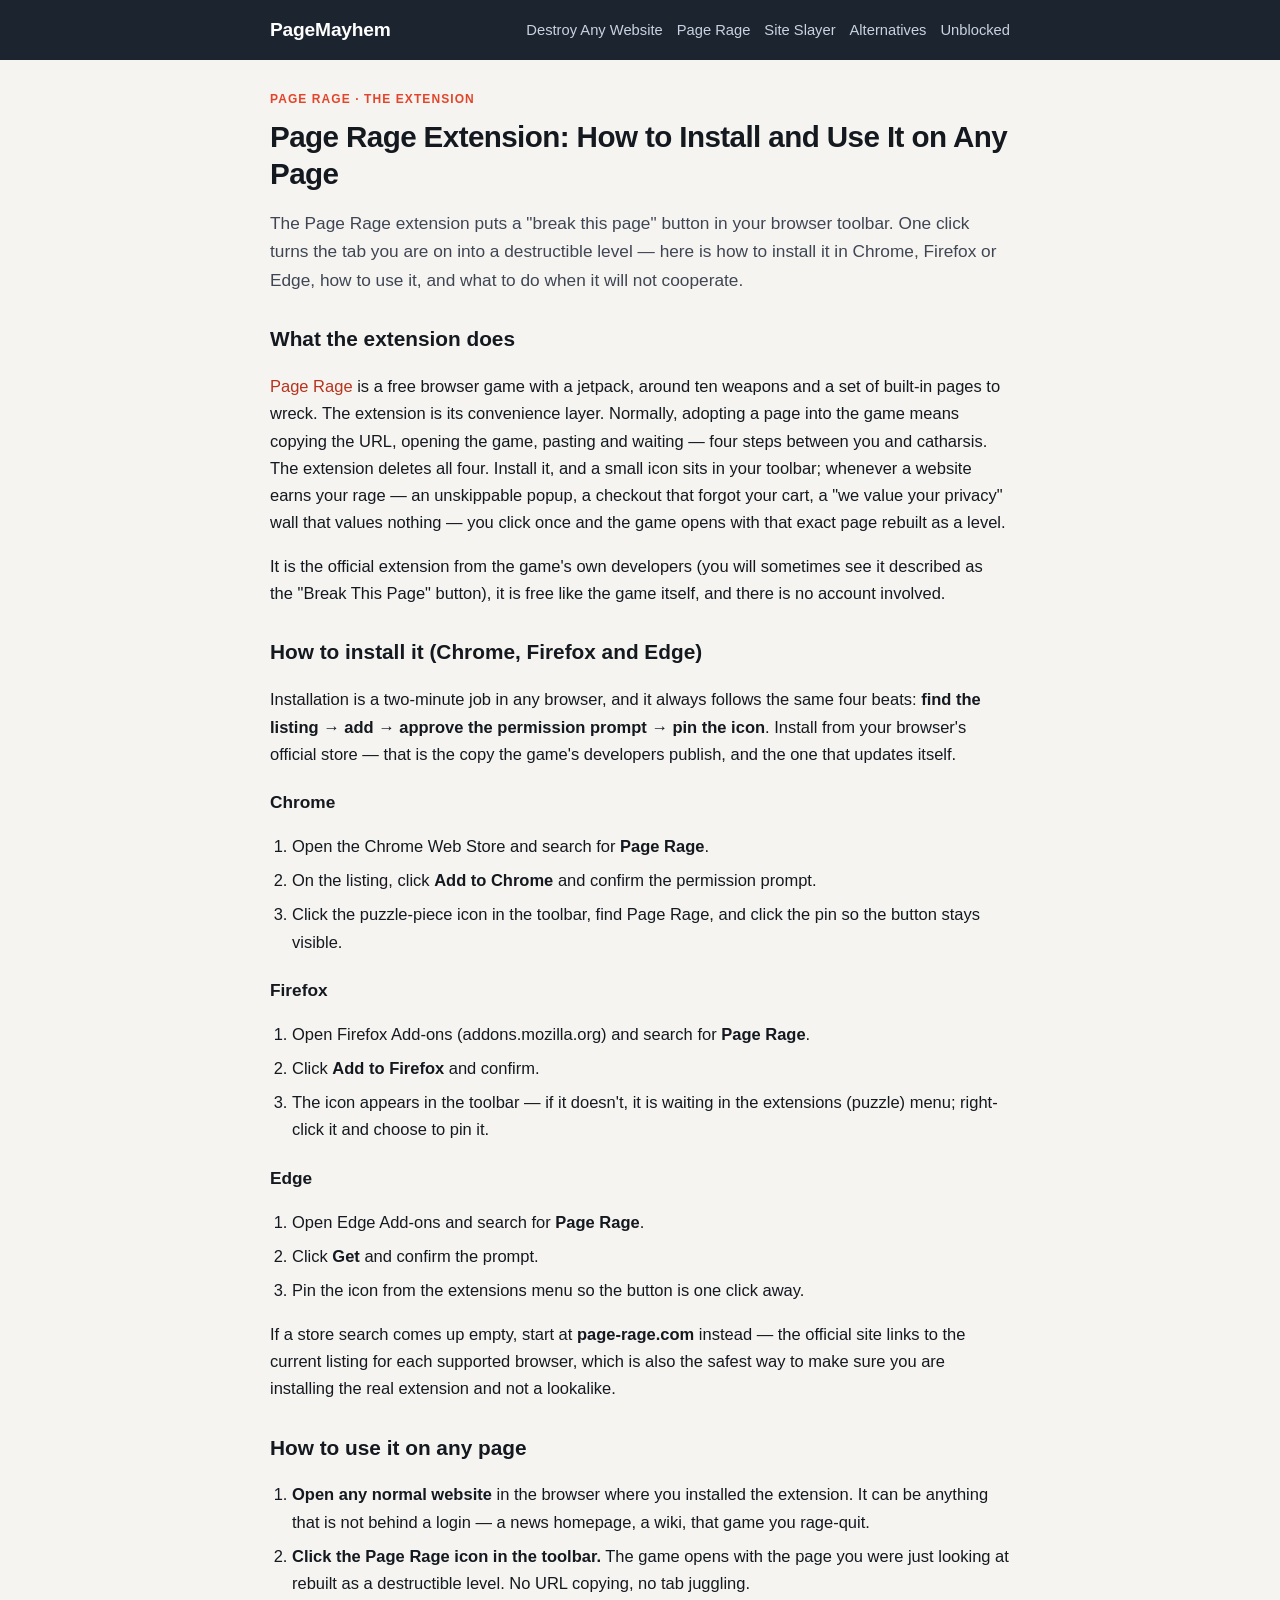
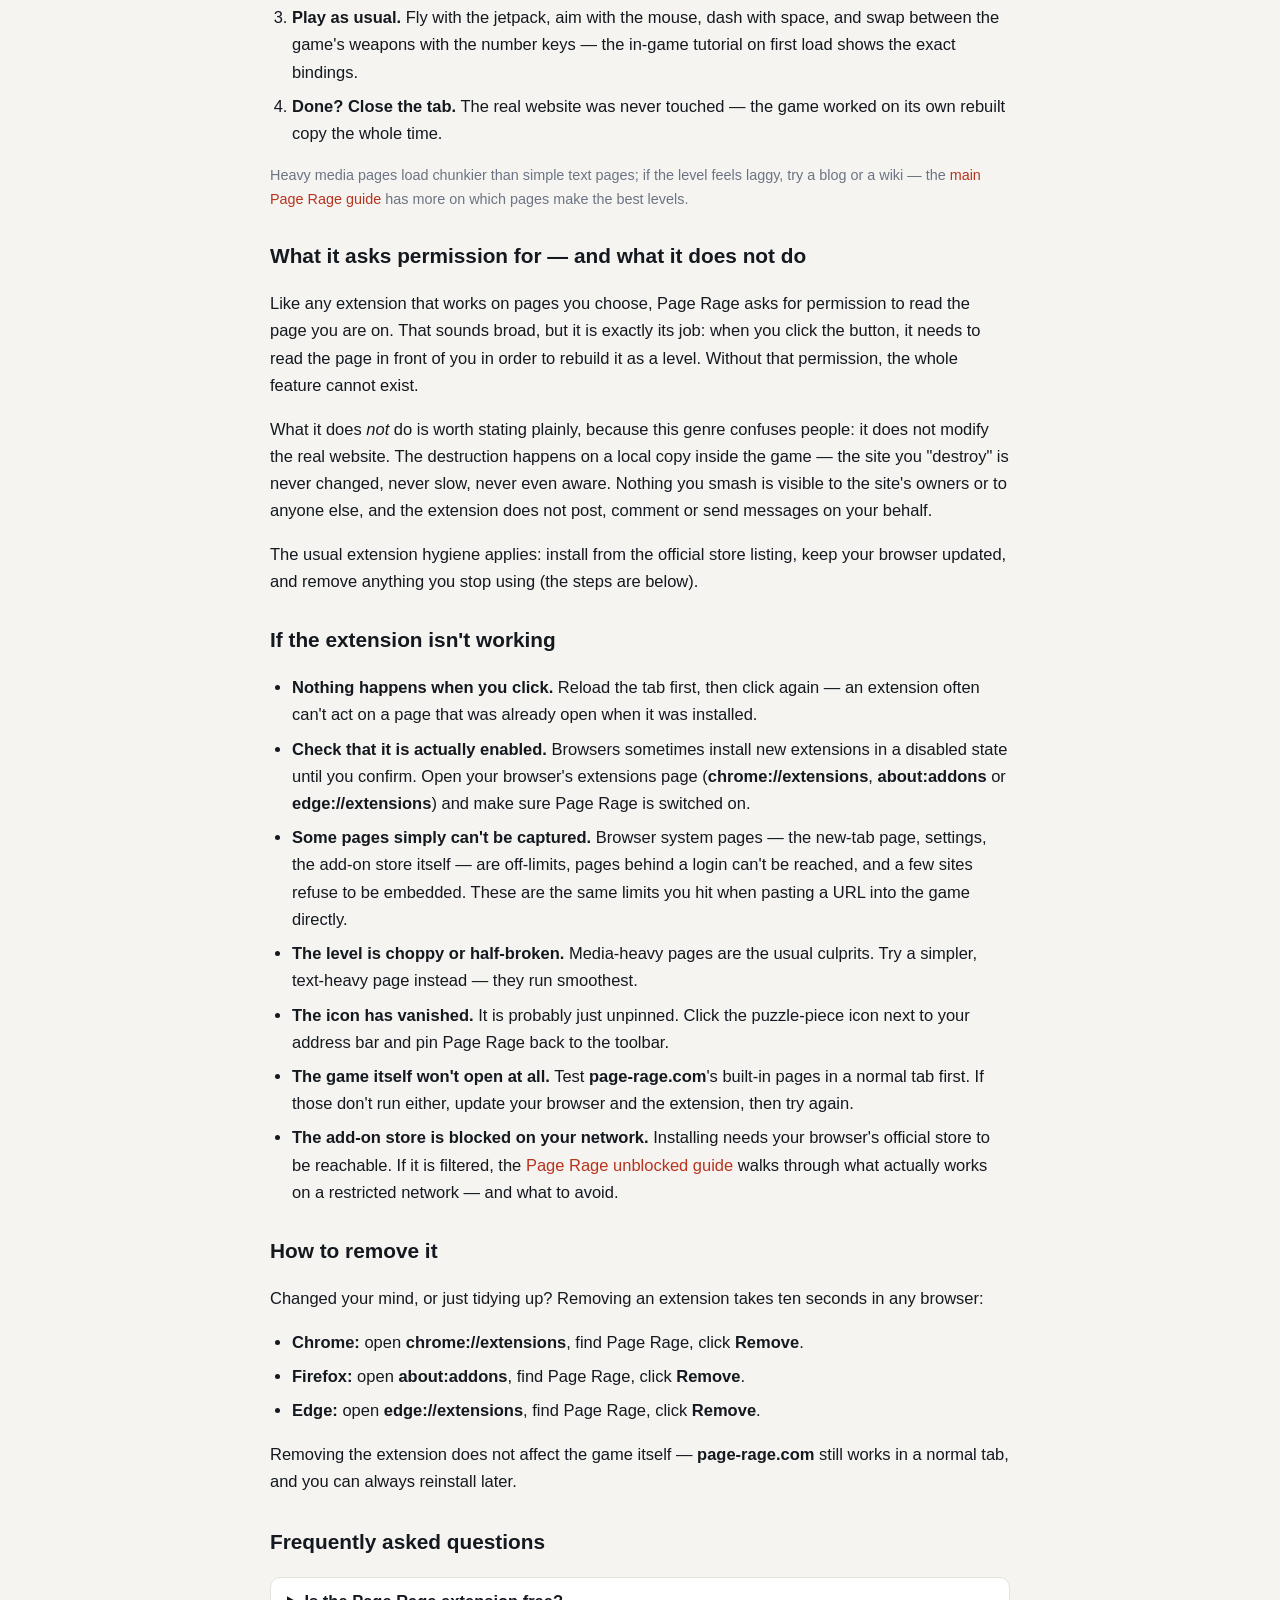
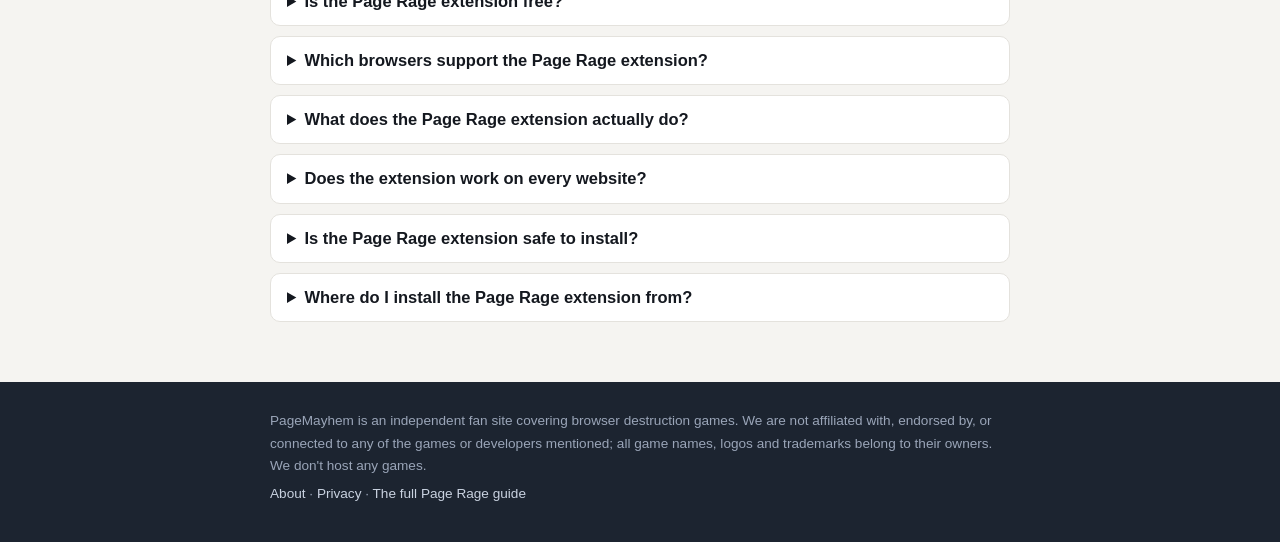
<file: page-rage-extension/index.html>
<!DOCTYPE html>
<html lang="en">
<head>
<meta charset="utf-8">
<meta name="viewport" content="width=device-width, initial-scale=1">
<title>Page Rage Extension: Install &amp; Use Guide (Chrome, Firefox, Edge) | PageMayhem</title>
<meta name="description" content="How to install the Page Rage browser extension in Chrome, Firefox or Edge, use it to turn any page into a destructible level, what its permissions mean, and fixes when it isn't working.">
<link rel="canonical" href="https://pagemayhem.com/page-rage-extension/">
<meta property="og:type" content="article">
<meta property="og:site_name" content="PageMayhem">
<meta property="og:title" content="Page Rage Extension: Install &amp; Use Guide">
<meta property="og:description" content="One click turns any tab into a destructible level — installation for Chrome, Firefox and Edge, how to use it, and fixes when it misbehaves.">
<meta property="og:url" content="https://pagemayhem.com/page-rage-extension/">
<link rel="icon" href="/assets/favicon.svg" type="image/svg+xml">
<link rel="stylesheet" href="/styles.css">
<script type="application/ld+json">
{"@context":"https://schema.org","@type":"FAQPage","mainEntity":[
{"@type":"Question","name":"Is the Page Rage extension free?","acceptedAnswer":{"@type":"Answer","text":"Yes — both the game and its browser extension are free, with no account and nothing to buy. Install it from your browser's official add-on store and start wrecking pages."}},
{"@type":"Question","name":"Which browsers support the Page Rage extension?","acceptedAnswer":{"@type":"Answer","text":"It is listed for Chrome, Firefox and Edge. It is a desktop extension — there is no mobile version, which fits the game's keyboard-and-mouse design."}},
{"@type":"Question","name":"What does the Page Rage extension actually do?","acceptedAnswer":{"@type":"Answer","text":"It adds a button to your browser toolbar. Click it on any page and the game opens with that exact page loaded as a destructible level — the copy-paste-URL step disappears entirely."}},
{"@type":"Question","name":"Does the extension work on every website?","acceptedAnswer":{"@type":"Answer","text":"Most normal pages work. Browser system pages (new tab, settings, the add-on store itself) can't be captured, login-protected pages can't be reached, a few sites refuse to be embedded, and media-heavy pages run chunkier — the same limits as pasting a URL into the game directly."}},
{"@type":"Question","name":"Is the Page Rage extension safe to install?","acceptedAnswer":{"@type":"Answer","text":"It needs permission to read pages because that is its whole job — rebuilding the page you are on as a level. It does not modify the real website; the destruction happens on a local copy inside the game. Install it from the official store listing, and remove it whenever you like from your browser's extensions page."}},
{"@type":"Question","name":"Where do I install the Page Rage extension from?","acceptedAnswer":{"@type":"Answer","text":"From your browser's official add-on store — search for Page Rage in the Chrome Web Store, Firefox Add-ons or Edge Add-ons. If a search comes up empty, start at page-rage.com, whose official site links to the current listing for each browser."}}
]}
</script>
</head>
<body>

<header class="site-head">
<div class="inner">
<a class="brand" href="/">PageMayhem</a>
<nav>
<a href="/destroy-any-website/">Destroy Any Website</a>
<a href="/page-rage/">Page Rage</a>
<a href="/site-slayer/">Site Slayer</a>
<a href="/games-like-destroy-any-website/">Alternatives</a>
<a href="/destroy-any-website-unblocked/">Unblocked</a>
</nav>
</div>
</header>

<main>

<p class="kicker">Page Rage · the extension</p>
<h1>Page Rage Extension: How to Install and Use It on Any Page</h1>
<p class="lead">The Page Rage extension puts a "break this page" button in your browser toolbar. One click turns the tab you are on into a destructible level — here is how to install it in Chrome, Firefox or Edge, how to use it, and what to do when it will not cooperate.</p>

<section class="prose">
<h2>What the extension does</h2>
<p><a href="/page-rage/">Page Rage</a> is a free browser game with a jetpack, around ten weapons and a set of built-in pages to wreck. The extension is its convenience layer. Normally, adopting a page into the game means copying the URL, opening the game, pasting and waiting — four steps between you and catharsis. The extension deletes all four. Install it, and a small icon sits in your toolbar; whenever a website earns your rage — an unskippable popup, a checkout that forgot your cart, a "we value your privacy" wall that values nothing — you click once and the game opens with that exact page rebuilt as a level.</p>
<p>It is the official extension from the game's own developers (you will sometimes see it described as the "Break This Page" button), it is free like the game itself, and there is no account involved.</p>
</section>

<section class="prose">
<h2>How to install it (Chrome, Firefox and Edge)</h2>
<p>Installation is a two-minute job in any browser, and it always follows the same four beats: <b>find the listing → add → approve the permission prompt → pin the icon</b>. Install from your browser's official store — that is the copy the game's developers publish, and the one that updates itself.</p>

<h3>Chrome</h3>
<ol>
<li>Open the Chrome Web Store and search for <b>Page Rage</b>.</li>
<li>On the listing, click <b>Add to Chrome</b> and confirm the permission prompt.</li>
<li>Click the puzzle-piece icon in the toolbar, find Page Rage, and click the pin so the button stays visible.</li>
</ol>

<h3>Firefox</h3>
<ol>
<li>Open Firefox Add-ons (addons.mozilla.org) and search for <b>Page Rage</b>.</li>
<li>Click <b>Add to Firefox</b> and confirm.</li>
<li>The icon appears in the toolbar — if it doesn't, it is waiting in the extensions (puzzle) menu; right-click it and choose to pin it.</li>
</ol>

<h3>Edge</h3>
<ol>
<li>Open Edge Add-ons and search for <b>Page Rage</b>.</li>
<li>Click <b>Get</b> and confirm the prompt.</li>
<li>Pin the icon from the extensions menu so the button is one click away.</li>
</ol>

<p>If a store search comes up empty, start at <b>page-rage.com</b> instead — the official site links to the current listing for each supported browser, which is also the safest way to make sure you are installing the real extension and not a lookalike.</p>
</section>

<section class="prose">
<h2>How to use it on any page</h2>
<ol>
<li><b>Open any normal website</b> in the browser where you installed the extension. It can be anything that is not behind a login — a news homepage, a wiki, that game you rage-quit.</li>
<li><b>Click the Page Rage icon in the toolbar.</b> The game opens with the page you were just looking at rebuilt as a destructible level. No URL copying, no tab juggling.</li>
<li><b>Play as usual.</b> Fly with the jetpack, aim with the mouse, dash with space, and swap between the game's weapons with the number keys — the in-game tutorial on first load shows the exact bindings.</li>
<li><b>Done? Close the tab.</b> The real website was never touched — the game worked on its own rebuilt copy the whole time.</li>
</ol>
<p class="muted">Heavy media pages load chunkier than simple text pages; if the level feels laggy, try a blog or a wiki — the <a href="/page-rage/">main Page Rage guide</a> has more on which pages make the best levels.</p>
</section>

<section class="prose">
<h2>What it asks permission for — and what it does not do</h2>
<p>Like any extension that works on pages you choose, Page Rage asks for permission to read the page you are on. That sounds broad, but it is exactly its job: when you click the button, it needs to read the page in front of you in order to rebuild it as a level. Without that permission, the whole feature cannot exist.</p>
<p>What it does <i>not</i> do is worth stating plainly, because this genre confuses people: it does not modify the real website. The destruction happens on a local copy inside the game — the site you "destroy" is never changed, never slow, never even aware. Nothing you smash is visible to the site's owners or to anyone else, and the extension does not post, comment or send messages on your behalf.</p>
<p>The usual extension hygiene applies: install from the official store listing, keep your browser updated, and remove anything you stop using (the steps are below).</p>
</section>

<section class="prose">
<h2>If the extension isn't working</h2>
<ul>
<li><b>Nothing happens when you click.</b> Reload the tab first, then click again — an extension often can't act on a page that was already open when it was installed.</li>
<li><b>Check that it is actually enabled.</b> Browsers sometimes install new extensions in a disabled state until you confirm. Open your browser's extensions page (<b>chrome://extensions</b>, <b>about:addons</b> or <b>edge://extensions</b>) and make sure Page Rage is switched on.</li>
<li><b>Some pages simply can't be captured.</b> Browser system pages — the new-tab page, settings, the add-on store itself — are off-limits, pages behind a login can't be reached, and a few sites refuse to be embedded. These are the same limits you hit when pasting a URL into the game directly.</li>
<li><b>The level is choppy or half-broken.</b> Media-heavy pages are the usual culprits. Try a simpler, text-heavy page instead — they run smoothest.</li>
<li><b>The icon has vanished.</b> It is probably just unpinned. Click the puzzle-piece icon next to your address bar and pin Page Rage back to the toolbar.</li>
<li><b>The game itself won't open at all.</b> Test <b>page-rage.com</b>'s built-in pages in a normal tab first. If those don't run either, update your browser and the extension, then try again.</li>
<li><b>The add-on store is blocked on your network.</b> Installing needs your browser's official store to be reachable. If it is filtered, the <a href="/page-rage-unblocked/">Page Rage unblocked guide</a> walks through what actually works on a restricted network — and what to avoid.</li>
</ul>
</section>

<section class="prose">
<h2>How to remove it</h2>
<p>Changed your mind, or just tidying up? Removing an extension takes ten seconds in any browser:</p>
<ul>
<li><b>Chrome:</b> open <b>chrome://extensions</b>, find Page Rage, click <b>Remove</b>.</li>
<li><b>Firefox:</b> open <b>about:addons</b>, find Page Rage, click <b>Remove</b>.</li>
<li><b>Edge:</b> open <b>edge://extensions</b>, find Page Rage, click <b>Remove</b>.</li>
</ul>
<p>Removing the extension does not affect the game itself — <b>page-rage.com</b> still works in a normal tab, and you can always reinstall later.</p>
</section>

<section class="faq" id="faq">
<h2>Frequently asked questions</h2>
<details><summary>Is the Page Rage extension free?</summary>
<p>Yes — both the game and its browser extension are free, with no account and nothing to buy. Install it from your browser's official add-on store and start wrecking pages.</p></details>
<details><summary>Which browsers support the Page Rage extension?</summary>
<p>It is listed for Chrome, Firefox and Edge. It is a desktop extension — there is no mobile version, which fits the game's keyboard-and-mouse design.</p></details>
<details><summary>What does the Page Rage extension actually do?</summary>
<p>It adds a button to your browser toolbar. Click it on any page and the game opens with that exact page loaded as a destructible level — the copy-paste-URL step disappears entirely.</p></details>
<details><summary>Does the extension work on every website?</summary>
<p>Most normal pages work. Browser system pages (new tab, settings, the add-on store itself) can't be captured, login-protected pages can't be reached, a few sites refuse to be embedded, and media-heavy pages run chunkier — the same limits as pasting a URL into the game directly.</p></details>
<details><summary>Is the Page Rage extension safe to install?</summary>
<p>It needs permission to read pages because that is its whole job — rebuilding the page you are on as a level. It does not modify the real website; the destruction happens on a local copy inside the game. Install it from the official store listing, and remove it whenever you like from your browser's extensions page.</p></details>
<details><summary>Where do I install the Page Rage extension from?</summary>
<p>From your browser's official add-on store — search for Page Rage in the Chrome Web Store, Firefox Add-ons or Edge Add-ons. If a search comes up empty, start at page-rage.com, whose official site links to the current listing for each browser.</p></details>
</section>

</main>

<footer class="site-foot">
<div class="inner">
<p>PageMayhem is an independent fan site covering browser destruction games. We are not affiliated with, endorsed by, or connected to any of the games or developers mentioned; all game names, logos and trademarks belong to their owners. We don't host any games.</p>
<p><a href="/about/">About</a> · <a href="/privacy/">Privacy</a> · <a href="/page-rage/">The full Page Rage guide</a></p>
</div>
</footer>

</body>
</html>
</file>
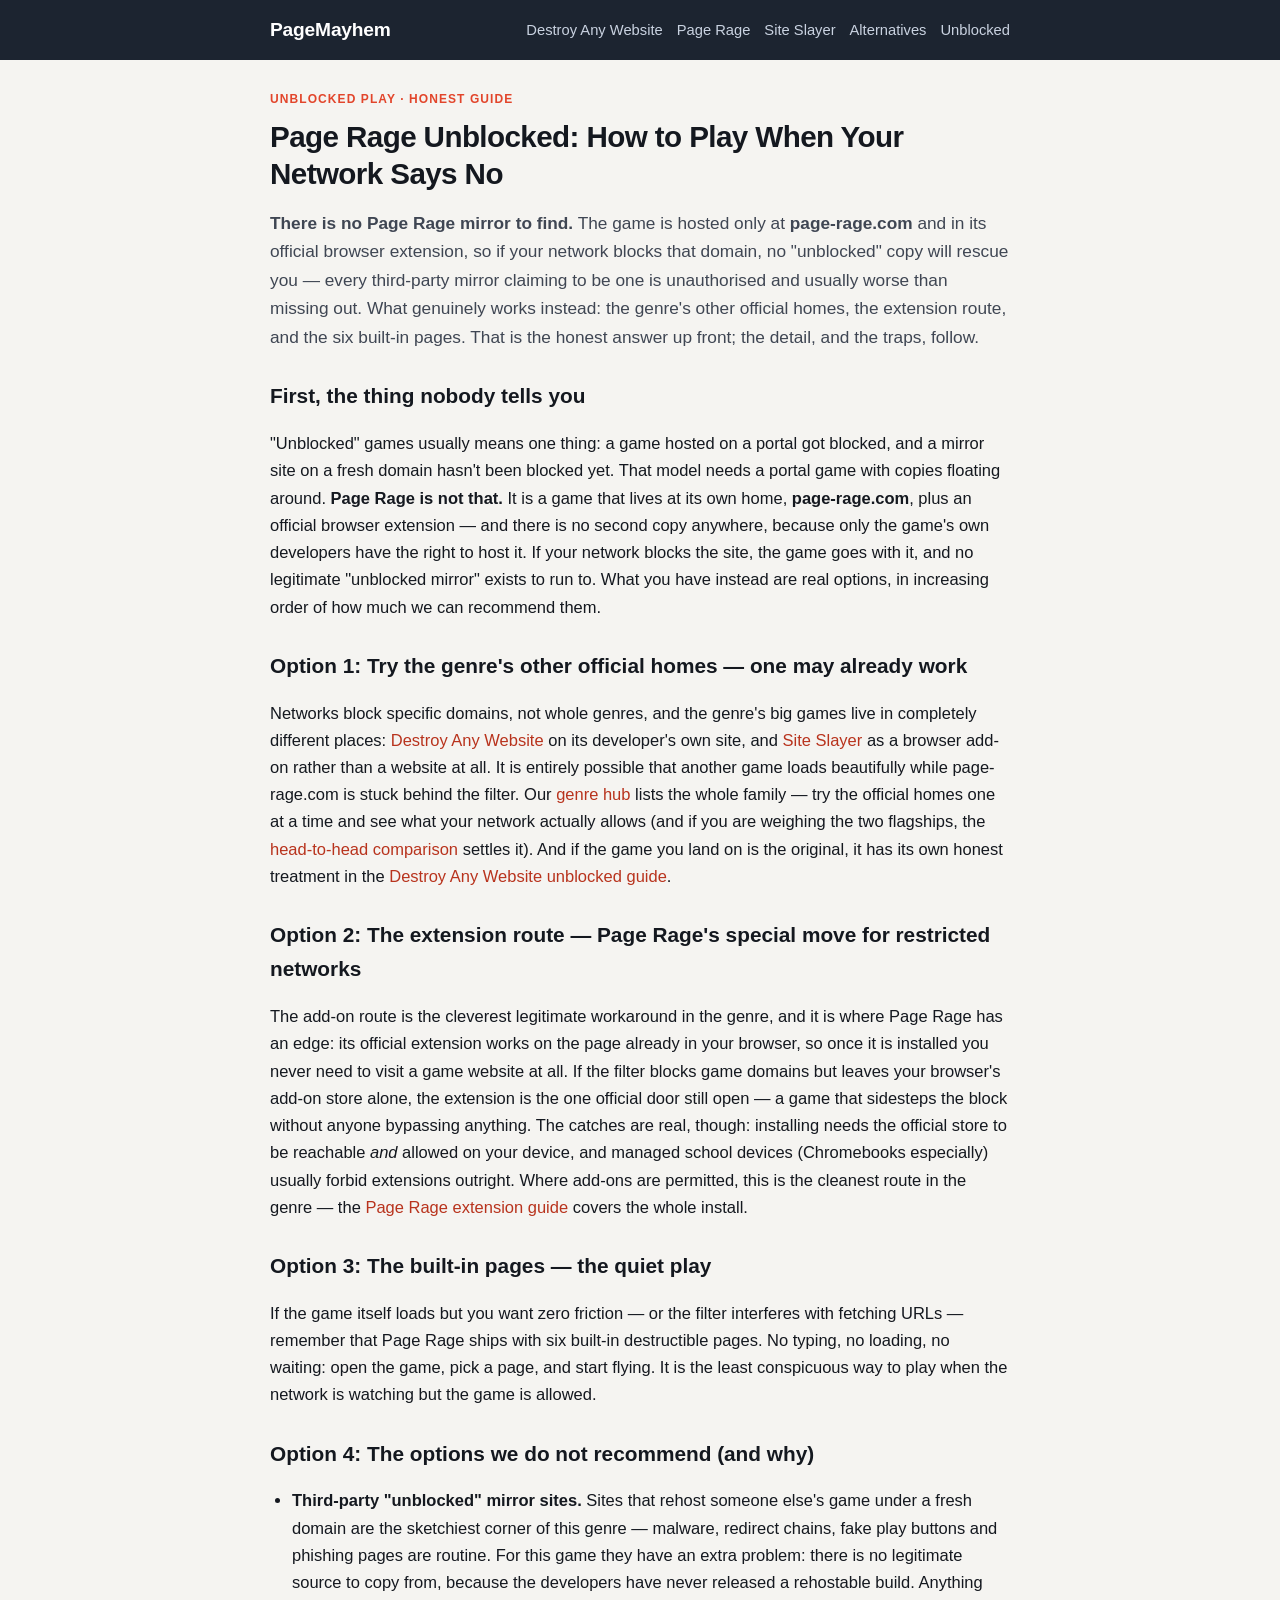
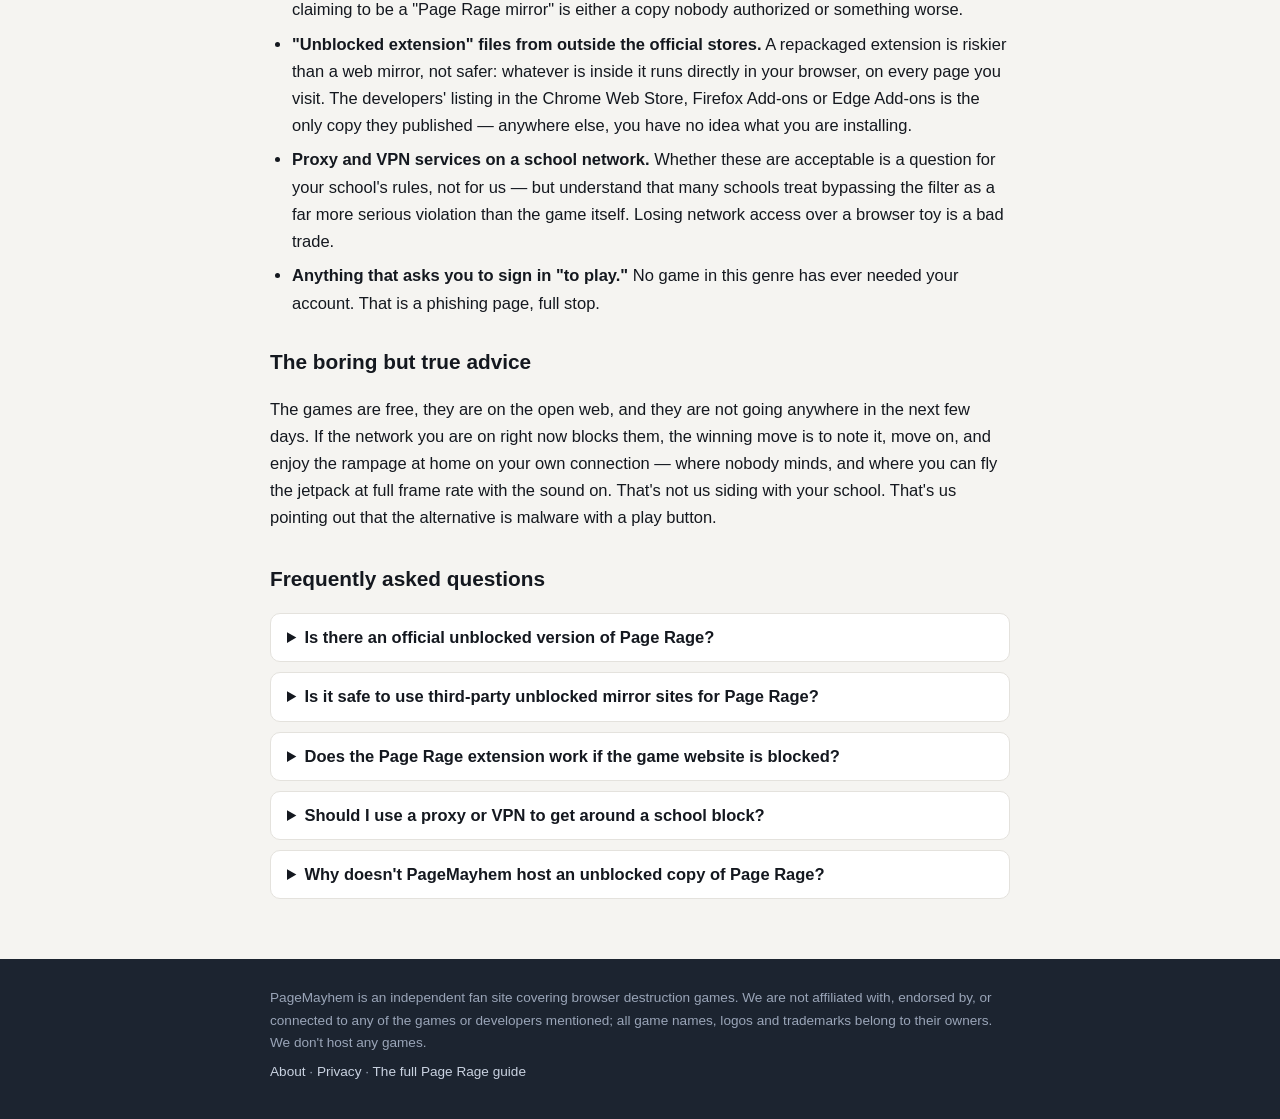
<file: page-rage-unblocked/index.html>
<!DOCTYPE html>
<html lang="en">
<head>
<meta charset="utf-8">
<meta name="viewport" content="width=device-width, initial-scale=1">
<title>Page Rage Unblocked — How to Play on Any Network | PageMayhem</title>
<meta name="description" content="Blocked at school or work? Honest, safe ways to play Page Rage when the game site or its add-on store is filtered — and the 'unblocked' tricks that are actually traps.">
<link rel="canonical" href="https://pagemayhem.com/page-rage-unblocked/">
<meta property="og:type" content="article">
<meta property="og:site_name" content="PageMayhem">
<meta property="og:title" content="Page Rage Unblocked — How to Play on Any Network">
<meta property="og:description" content="The honest lay of the land for playing the jetpack page-destruction game on restricted networks — no dodgy mirrors required.">
<meta property="og:url" content="https://pagemayhem.com/page-rage-unblocked/">
<link rel="icon" href="/assets/favicon.svg" type="image/svg+xml">
<link rel="stylesheet" href="/styles.css">
<script type="application/ld+json">
{"@context":"https://schema.org","@type":"FAQPage","mainEntity":[
{"@type":"Question","name":"Is there an official unblocked version of Page Rage?","acceptedAnswer":{"@type":"Answer","text":"No — and you don't need one. Page Rage is a normal website at page-rage.com plus an official browser extension, not a portal game that can be mirrored onto a fresh domain. If your network blocks the game, a third-party mirror would be blocked too, and copying the game is something its developers never authorized."}},
{"@type":"Question","name":"Is it safe to use third-party unblocked mirror sites for Page Rage?","acceptedAnswer":{"@type":"Answer","text":"We don't recommend them. Sites that rehost or repackage someone else's game are a magnet for malware, aggressive ads and phishing — and a repackaged 'unblocked extension' is even riskier than a web mirror, because whatever is inside it runs directly in your browser. Install only from your browser's official add-on store."}},
{"@type":"Question","name":"Does the Page Rage extension work if the game website is blocked?","acceptedAnswer":{"@type":"Answer","text":"The extension works on the page already in your browser instead of sending you to a game site, so it can sidestep a block on page-rage.com itself. The catch is on your side: installing it needs your browser's official add-on store to be reachable and allowed on your device."}},
{"@type":"Question","name":"Should I use a proxy or VPN to get around a school block?","acceptedAnswer":{"@type":"Answer","text":"That depends on your school's acceptable-use rules, not on us. Many schools treat proxy and VPN use as a far more serious violation than the game itself. On a network you don't own, follow the rules that apply to you — Page Rage will still be there at home."}},
{"@type":"Question","name":"Why doesn't PageMayhem host an unblocked copy of Page Rage?","acceptedAnswer":{"@type":"Answer","text":"Because the game belongs to its developers. We are a fan site: we write guides and comparisons, we don't rehost other people's games. Anything online claiming to offer a hosted 'unblocked Page Rage' is doing something its creators never agreed to."}}
]}
</script>
</head>
<body>

<header class="site-head">
<div class="inner">
<a class="brand" href="/">PageMayhem</a>
<nav>
<a href="/destroy-any-website/">Destroy Any Website</a>
<a href="/page-rage/">Page Rage</a>
<a href="/site-slayer/">Site Slayer</a>
<a href="/games-like-destroy-any-website/">Alternatives</a>
<a href="/destroy-any-website-unblocked/">Unblocked</a>
</nav>
</div>
</header>

<main>

<p class="kicker">Unblocked play · honest guide</p>
<h1>Page Rage Unblocked: How to Play When Your Network Says No</h1>
<p class="lead"><b>There is no Page Rage mirror to find.</b> The game is hosted only at <b>page-rage.com</b> and in its official browser extension, so if your network blocks that domain, no "unblocked" copy will rescue you — every third-party mirror claiming to be one is unauthorised and usually worse than missing out. What genuinely works instead: the genre's other official homes, the extension route, and the six built-in pages. That is the honest answer up front; the detail, and the traps, follow.</p>

<section class="prose">
<h2>First, the thing nobody tells you</h2>
<p>"Unblocked" games usually means one thing: a game hosted on a portal got blocked, and a mirror site on a fresh domain hasn't been blocked yet. That model needs a portal game with copies floating around. <b>Page Rage is not that.</b> It is a game that lives at its own home, <b>page-rage.com</b>, plus an official browser extension — and there is no second copy anywhere, because only the game's own developers have the right to host it. If your network blocks the site, the game goes with it, and no legitimate "unblocked mirror" exists to run to. What you have instead are real options, in increasing order of how much we can recommend them.</p>
</section>

<section class="prose">
<h2>Option 1: Try the genre's other official homes — one may already work</h2>
<p>Networks block specific domains, not whole genres, and the genre's big games live in completely different places: <a href="/destroy-any-website/">Destroy Any Website</a> on its developer's own site, and <a href="/site-slayer/">Site Slayer</a> as a browser add-on rather than a website at all. It is entirely possible that another game loads beautifully while page-rage.com is stuck behind the filter. Our <a href="/">genre hub</a> lists the whole family — try the official homes one at a time and see what your network actually allows (and if you are weighing the two flagships, the <a href="/page-rage-vs-destroy-any-website/">head-to-head comparison</a> settles it). And if the game you land on is the original, it has its own honest treatment in the <a href="/destroy-any-website-unblocked/">Destroy Any Website unblocked guide</a>.</p>
</section>

<section class="prose">
<h2>Option 2: The extension route — Page Rage's special move for restricted networks</h2>
<p>The add-on route is the cleverest legitimate workaround in the genre, and it is where Page Rage has an edge: its official extension works on the page already in your browser, so once it is installed you never need to visit a game website at all. If the filter blocks game domains but leaves your browser's add-on store alone, the extension is the one official door still open — a game that sidesteps the block without anyone bypassing anything. The catches are real, though: installing needs the official store to be reachable <i>and</i> allowed on your device, and managed school devices (Chromebooks especially) usually forbid extensions outright. Where add-ons are permitted, this is the cleanest route in the genre — the <a href="/page-rage-extension/">Page Rage extension guide</a> covers the whole install.</p>
</section>

<section class="prose">
<h2>Option 3: The built-in pages — the quiet play</h2>
<p>If the game itself loads but you want zero friction — or the filter interferes with fetching URLs — remember that Page Rage ships with six built-in destructible pages. No typing, no loading, no waiting: open the game, pick a page, and start flying. It is the least conspicuous way to play when the network is watching but the game is allowed.</p>
</section>

<section class="prose">
<h2>Option 4: The options we do not recommend (and why)</h2>
<ul>
<li><b>Third-party "unblocked" mirror sites.</b> Sites that rehost someone else's game under a fresh domain are the sketchiest corner of this genre — malware, redirect chains, fake play buttons and phishing pages are routine. For this game they have an extra problem: there is no legitimate source to copy from, because the developers have never released a rehostable build. Anything claiming to be a "Page Rage mirror" is either a copy nobody authorized or something worse.</li>
<li><b>"Unblocked extension" files from outside the official stores.</b> A repackaged extension is riskier than a web mirror, not safer: whatever is inside it runs directly in your browser, on every page you visit. The developers' listing in the Chrome Web Store, Firefox Add-ons or Edge Add-ons is the only copy they published — anywhere else, you have no idea what you are installing.</li>
<li><b>Proxy and VPN services on a school network.</b> Whether these are acceptable is a question for your school's rules, not for us — but understand that many schools treat bypassing the filter as a far more serious violation than the game itself. Losing network access over a browser toy is a bad trade.</li>
<li><b>Anything that asks you to sign in "to play."</b> No game in this genre has ever needed your account. That is a phishing page, full stop.</li>
</ul>
</section>

<section class="prose">
<h2>The boring but true advice</h2>
<p>The games are free, they are on the open web, and they are not going anywhere in the next few days. If the network you are on right now blocks them, the winning move is to note it, move on, and enjoy the rampage at home on your own connection — where nobody minds, and where you can fly the jetpack at full frame rate with the sound on. That's not us siding with your school. That's us pointing out that the alternative is malware with a play button.</p>
</section>

<section class="faq" id="faq">
<h2>Frequently asked questions</h2>
<details><summary>Is there an official unblocked version of Page Rage?</summary>
<p>No — and you don't need one. Page Rage is a normal website at page-rage.com plus an official browser extension, not a portal game that can be mirrored onto a fresh domain. If your network blocks the game, a third-party mirror would be blocked too, and copying the game is something its developers never authorized.</p></details>
<details><summary>Is it safe to use third-party unblocked mirror sites for Page Rage?</summary>
<p>We don't recommend them. Sites that rehost or repackage someone else's game are a magnet for malware, aggressive ads and phishing — and a repackaged 'unblocked extension' is even riskier than a web mirror, because whatever is inside it runs directly in your browser. Install only from your browser's official add-on store.</p></details>
<details><summary>Does the Page Rage extension work if the game website is blocked?</summary>
<p>The extension works on the page already in your browser instead of sending you to a game site, so it can sidestep a block on page-rage.com itself. The catch is on your side: installing it needs your browser's official add-on store to be reachable and allowed on your device.</p></details>
<details><summary>Should I use a proxy or VPN to get around a school block?</summary>
<p>That depends on your school's acceptable-use rules, not on us. Many schools treat proxy and VPN use as a far more serious violation than the game itself. On a network you don't own, follow the rules that apply to you — Page Rage will still be there at home.</p></details>
<details><summary>Why doesn't PageMayhem host an unblocked copy of Page Rage?</summary>
<p>Because the game belongs to its developers. We are a fan site: we write guides and comparisons, we don't rehost other people's games. Anything online claiming to offer a hosted 'unblocked Page Rage' is doing something its creators never agreed to.</p></details>
</section>

</main>

<footer class="site-foot">
<div class="inner">
<p>PageMayhem is an independent fan site covering browser destruction games. We are not affiliated with, endorsed by, or connected to any of the games or developers mentioned; all game names, logos and trademarks belong to their owners. We don't host any games.</p>
<p><a href="/about/">About</a> · <a href="/privacy/">Privacy</a> · <a href="/page-rage/">The full Page Rage guide</a></p>
</div>
</footer>

</body>
</html>
</file>
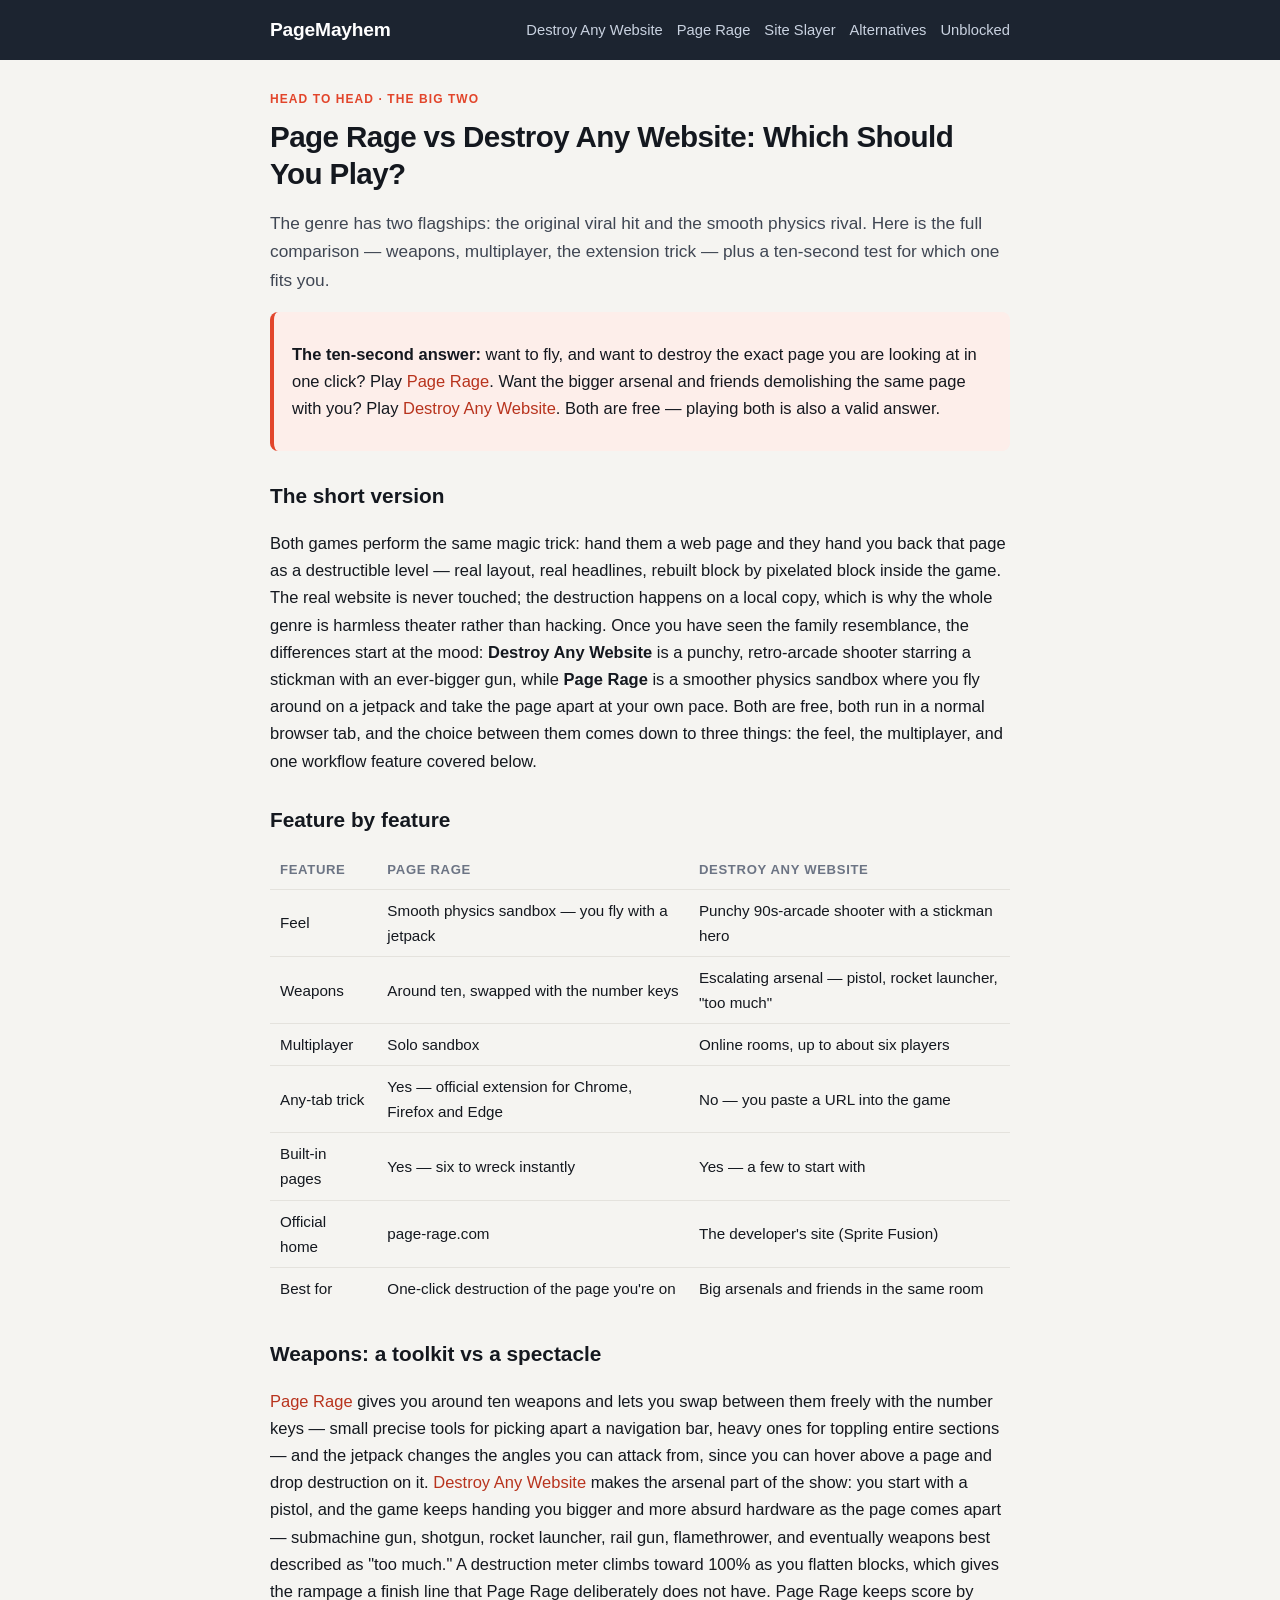
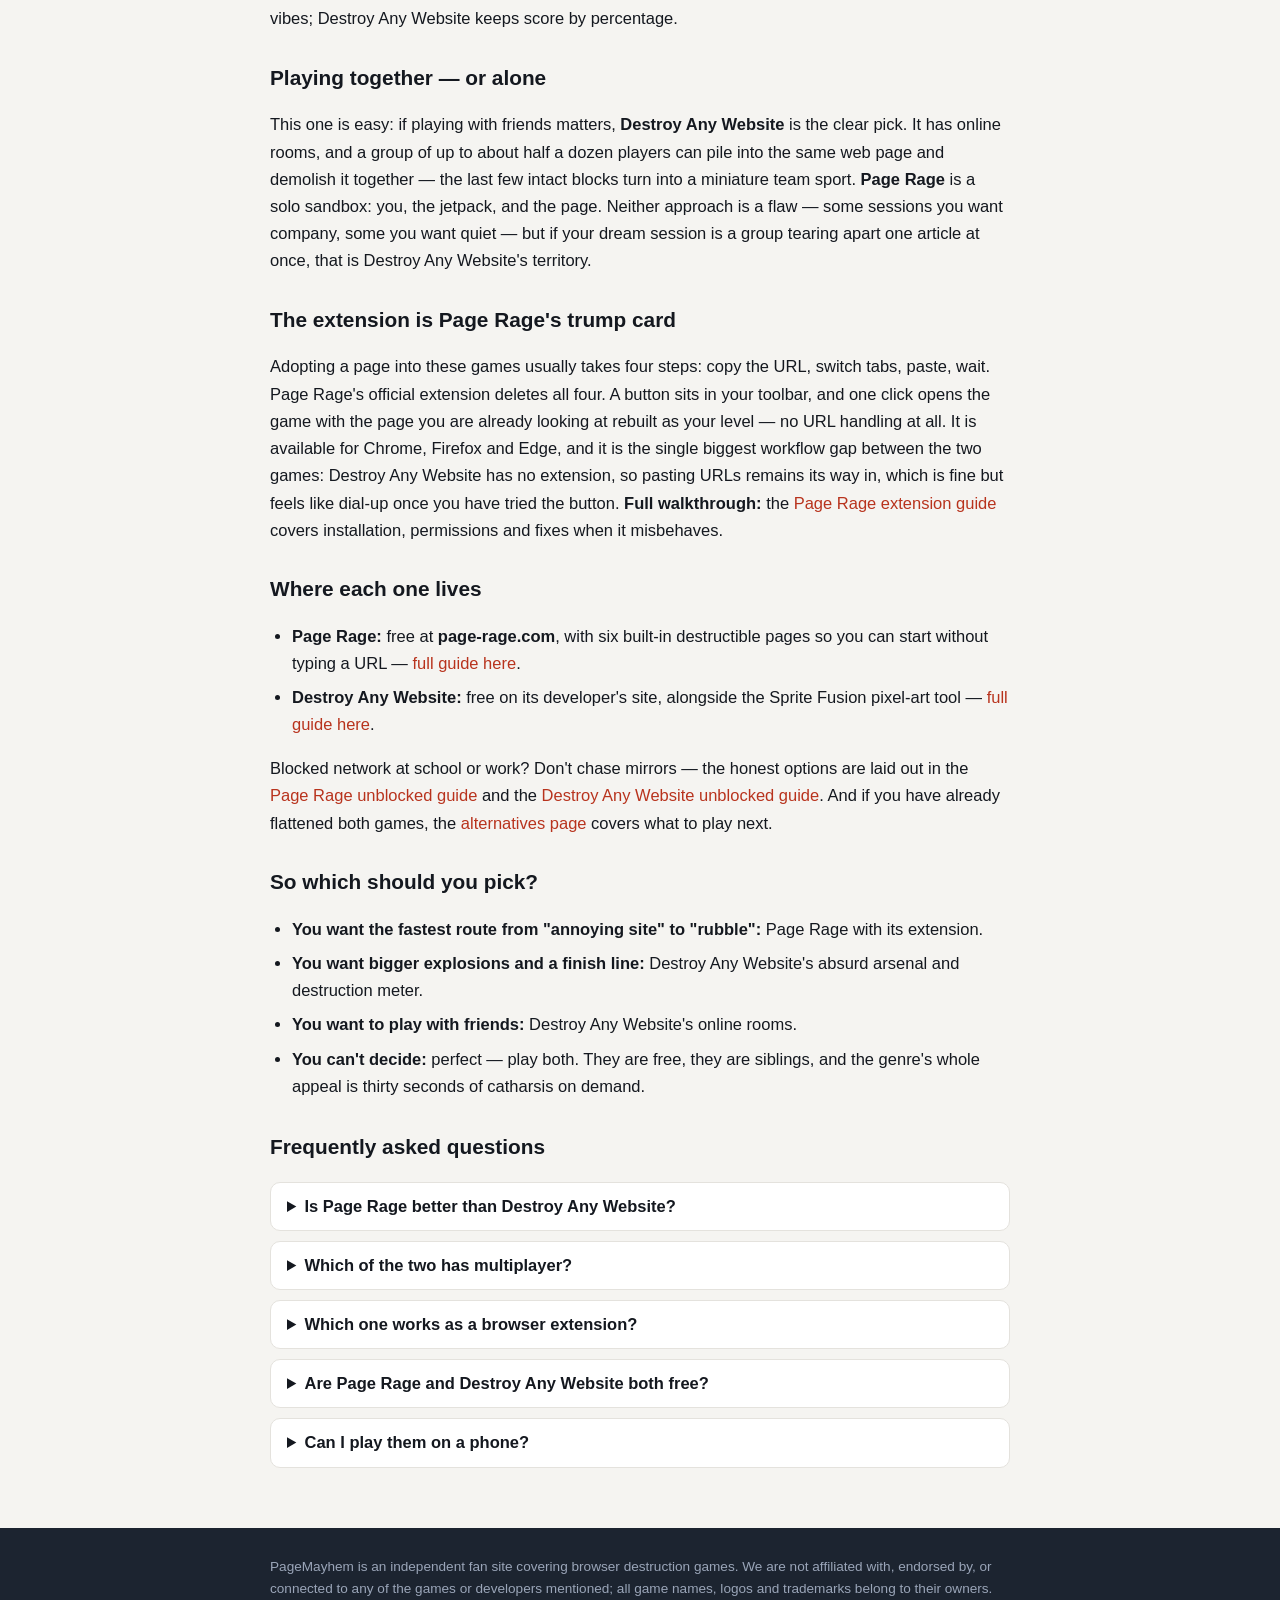
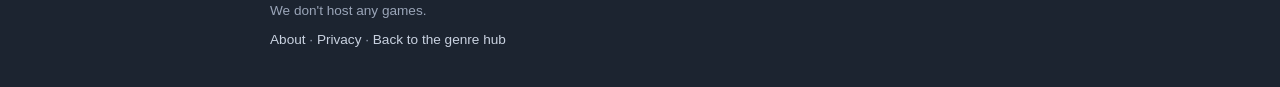
<file: page-rage-vs-destroy-any-website/index.html>
<!DOCTYPE html>
<html lang="en">
<head>
<meta charset="utf-8">
<meta name="viewport" content="width=device-width, initial-scale=1">
<title>Page Rage vs Destroy Any Website: Which Should You Play? | PageMayhem</title>
<meta name="description" content="Page Rage vs Destroy Any Website, head to head — weapons, multiplayer, physics, the extension trick and the ten-second test for which one deserves your first click.">
<link rel="canonical" href="https://pagemayhem.com/page-rage-vs-destroy-any-website/">
<meta property="og:type" content="article">
<meta property="og:site_name" content="PageMayhem">
<meta property="og:title" content="Page Rage vs Destroy Any Website: Which Should You Play?">
<meta property="og:description" content="The two biggest web page destruction games, compared feature by feature — and how to pick between them in ten seconds.">
<meta property="og:url" content="https://pagemayhem.com/page-rage-vs-destroy-any-website/">
<link rel="icon" href="/assets/favicon.svg" type="image/svg+xml">
<link rel="stylesheet" href="/styles.css">
<script type="application/ld+json">
{"@context":"https://schema.org","@type":"FAQPage","mainEntity":[
{"@type":"Question","name":"Is Page Rage better than Destroy Any Website?","acceptedAnswer":{"@type":"Answer","text":"They are siblings rather than clones. Page Rage is the smoother physics sandbox — jetpack, around ten weapons, six built-in pages and the any-tab browser extension. Destroy Any Website is the punchier arcade shooter with the escalating arsenal, a destruction meter and online multiplayer rooms. If you enjoy one, you will almost certainly enjoy the other."}},
{"@type":"Question","name":"Which of the two has multiplayer?","acceptedAnswer":{"@type":"Answer","text":"Destroy Any Website — it has online rooms where up to about half a dozen players demolish the same page together. Page Rage is a solo sandbox, so for group demolition you want the original."}},
{"@type":"Question","name":"Which one works as a browser extension?","acceptedAnswer":{"@type":"Answer","text":"Page Rage. Its official extension for Chrome, Firefox and Edge puts a Break This Page button in your toolbar so any tab becomes a level in one click. Destroy Any Website has no extension — its workflow is pasting a URL."}},
{"@type":"Question","name":"Are Page Rage and Destroy Any Website both free?","acceptedAnswer":{"@type":"Answer","text":"Yes — both are free browser games with no download and no account. Page Rage lives at page-rage.com; Destroy Any Website lives on its developer's site, alongside his other tools."}},
{"@type":"Question","name":"Can I play them on a phone?","acceptedAnswer":{"@type":"Answer","text":"Both are built around keyboard and mouse, so a desktop browser gives the real experience. Destroy Any Website is officially desktop-only; Page Rage will load on a phone or tablet, but flying the jetpack without a mouse is much harder."}}
]}
</script>
</head>
<body>

<header class="site-head">
<div class="inner">
<a class="brand" href="/">PageMayhem</a>
<nav>
<a href="/destroy-any-website/">Destroy Any Website</a>
<a href="/page-rage/">Page Rage</a>
<a href="/site-slayer/">Site Slayer</a>
<a href="/games-like-destroy-any-website/">Alternatives</a>
<a href="/destroy-any-website-unblocked/">Unblocked</a>
</nav>
</div>
</header>

<main>

<p class="kicker">Head to head · the big two</p>
<h1>Page Rage vs Destroy Any Website: Which Should You Play?</h1>
<p class="lead">The genre has two flagships: the original viral hit and the smooth physics rival. Here is the full comparison — weapons, multiplayer, the extension trick — plus a ten-second test for which one fits you.</p>

<div class="callout">
<p><b>The ten-second answer:</b> want to fly, and want to destroy the exact page you are looking at in one click? Play <a href="/page-rage/">Page Rage</a>. Want the bigger arsenal and friends demolishing the same page with you? Play <a href="/destroy-any-website/">Destroy Any Website</a>. Both are free — playing both is also a valid answer.</p>
</div>

<section class="prose">
<h2>The short version</h2>
<p>Both games perform the same magic trick: hand them a web page and they hand you back that page as a destructible level — real layout, real headlines, rebuilt block by pixelated block inside the game. The real website is never touched; the destruction happens on a local copy, which is why the whole genre is harmless theater rather than hacking. Once you have seen the family resemblance, the differences start at the mood: <b>Destroy Any Website</b> is a punchy, retro-arcade shooter starring a stickman with an ever-bigger gun, while <b>Page Rage</b> is a smoother physics sandbox where you fly around on a jetpack and take the page apart at your own pace. Both are free, both run in a normal browser tab, and the choice between them comes down to three things: the feel, the multiplayer, and one workflow feature covered below.</p>
</section>

<section class="prose">
<h2>Feature by feature</h2>
<table>
<tr><th>Feature</th><th>Page Rage</th><th>Destroy Any Website</th></tr>
<tr><td>Feel</td><td>Smooth physics sandbox — you fly with a jetpack</td><td>Punchy 90s-arcade shooter with a stickman hero</td></tr>
<tr><td>Weapons</td><td>Around ten, swapped with the number keys</td><td>Escalating arsenal — pistol, rocket launcher, "too much"</td></tr>
<tr><td>Multiplayer</td><td>Solo sandbox</td><td>Online rooms, up to about six players</td></tr>
<tr><td>Any-tab trick</td><td>Yes — official extension for Chrome, Firefox and Edge</td><td>No — you paste a URL into the game</td></tr>
<tr><td>Built-in pages</td><td>Yes — six to wreck instantly</td><td>Yes — a few to start with</td></tr>
<tr><td>Official home</td><td>page-rage.com</td><td>The developer's site (Sprite Fusion)</td></tr>
<tr><td>Best for</td><td>One-click destruction of the page you're on</td><td>Big arsenals and friends in the same room</td></tr>
</table>
</section>

<section class="prose">
<h2>Weapons: a toolkit vs a spectacle</h2>
<p><a href="/page-rage/">Page Rage</a> gives you around ten weapons and lets you swap between them freely with the number keys — small precise tools for picking apart a navigation bar, heavy ones for toppling entire sections — and the jetpack changes the angles you can attack from, since you can hover above a page and drop destruction on it. <a href="/destroy-any-website/">Destroy Any Website</a> makes the arsenal part of the show: you start with a pistol, and the game keeps handing you bigger and more absurd hardware as the page comes apart — submachine gun, shotgun, rocket launcher, rail gun, flamethrower, and eventually weapons best described as "too much." A destruction meter climbs toward 100% as you flatten blocks, which gives the rampage a finish line that Page Rage deliberately does not have. Page Rage keeps score by vibes; Destroy Any Website keeps score by percentage.</p>
</section>

<section class="prose">
<h2>Playing together — or alone</h2>
<p>This one is easy: if playing with friends matters, <b>Destroy Any Website</b> is the clear pick. It has online rooms, and a group of up to about half a dozen players can pile into the same web page and demolish it together — the last few intact blocks turn into a miniature team sport. <b>Page Rage</b> is a solo sandbox: you, the jetpack, and the page. Neither approach is a flaw — some sessions you want company, some you want quiet — but if your dream session is a group tearing apart one article at once, that is Destroy Any Website's territory.</p>
</section>

<section class="prose">
<h2>The extension is Page Rage's trump card</h2>
<p>Adopting a page into these games usually takes four steps: copy the URL, switch tabs, paste, wait. Page Rage's official extension deletes all four. A button sits in your toolbar, and one click opens the game with the page you are already looking at rebuilt as your level — no URL handling at all. It is available for Chrome, Firefox and Edge, and it is the single biggest workflow gap between the two games: Destroy Any Website has no extension, so pasting URLs remains its way in, which is fine but feels like dial-up once you have tried the button. <b>Full walkthrough:</b> the <a href="/page-rage-extension/">Page Rage extension guide</a> covers installation, permissions and fixes when it misbehaves.</p>
</section>

<section class="prose">
<h2>Where each one lives</h2>
<ul>
<li><b>Page Rage:</b> free at <b>page-rage.com</b>, with six built-in destructible pages so you can start without typing a URL — <a href="/page-rage/">full guide here</a>.</li>
<li><b>Destroy Any Website:</b> free on its developer's site, alongside the Sprite Fusion pixel-art tool — <a href="/destroy-any-website/">full guide here</a>.</li>
</ul>
<p>Blocked network at school or work? Don't chase mirrors — the honest options are laid out in the <a href="/page-rage-unblocked/">Page Rage unblocked guide</a> and the <a href="/destroy-any-website-unblocked/">Destroy Any Website unblocked guide</a>. And if you have already flattened both games, the <a href="/games-like-destroy-any-website/">alternatives page</a> covers what to play next.</p>
</section>

<section class="prose">
<h2>So which should you pick?</h2>
<ul>
<li><b>You want the fastest route from "annoying site" to "rubble":</b> Page Rage with its extension.</li>
<li><b>You want bigger explosions and a finish line:</b> Destroy Any Website's absurd arsenal and destruction meter.</li>
<li><b>You want to play with friends:</b> Destroy Any Website's online rooms.</li>
<li><b>You can't decide:</b> perfect — play both. They are free, they are siblings, and the genre's whole appeal is thirty seconds of catharsis on demand.</li>
</ul>
</section>

<section class="faq" id="faq">
<h2>Frequently asked questions</h2>
<details><summary>Is Page Rage better than Destroy Any Website?</summary>
<p>They are siblings rather than clones. Page Rage is the smoother physics sandbox — jetpack, around ten weapons, six built-in pages and the any-tab browser extension. Destroy Any Website is the punchier arcade shooter with the escalating arsenal, a destruction meter and online multiplayer rooms. If you enjoy one, you will almost certainly enjoy the other.</p></details>
<details><summary>Which of the two has multiplayer?</summary>
<p>Destroy Any Website — it has online rooms where up to about half a dozen players demolish the same page together. Page Rage is a solo sandbox, so for group demolition you want the original.</p></details>
<details><summary>Which one works as a browser extension?</summary>
<p>Page Rage. Its official extension for Chrome, Firefox and Edge puts a Break This Page button in your toolbar so any tab becomes a level in one click. Destroy Any Website has no extension — its workflow is pasting a URL.</p></details>
<details><summary>Are Page Rage and Destroy Any Website both free?</summary>
<p>Yes — both are free browser games with no download and no account. Page Rage lives at page-rage.com; Destroy Any Website lives on its developer's site, alongside his other tools.</p></details>
<details><summary>Can I play them on a phone?</summary>
<p>Both are built around keyboard and mouse, so a desktop browser gives the real experience. Destroy Any Website is officially desktop-only; Page Rage will load on a phone or tablet, but flying the jetpack without a mouse is much harder.</p></details>
</section>

</main>

<footer class="site-foot">
<div class="inner">
<p>PageMayhem is an independent fan site covering browser destruction games. We are not affiliated with, endorsed by, or connected to any of the games or developers mentioned; all game names, logos and trademarks belong to their owners. We don't host any games.</p>
<p><a href="/about/">About</a> · <a href="/privacy/">Privacy</a> · <a href="/">Back to the genre hub</a></p>
</div>
</footer>

</body>
</html>
</file>
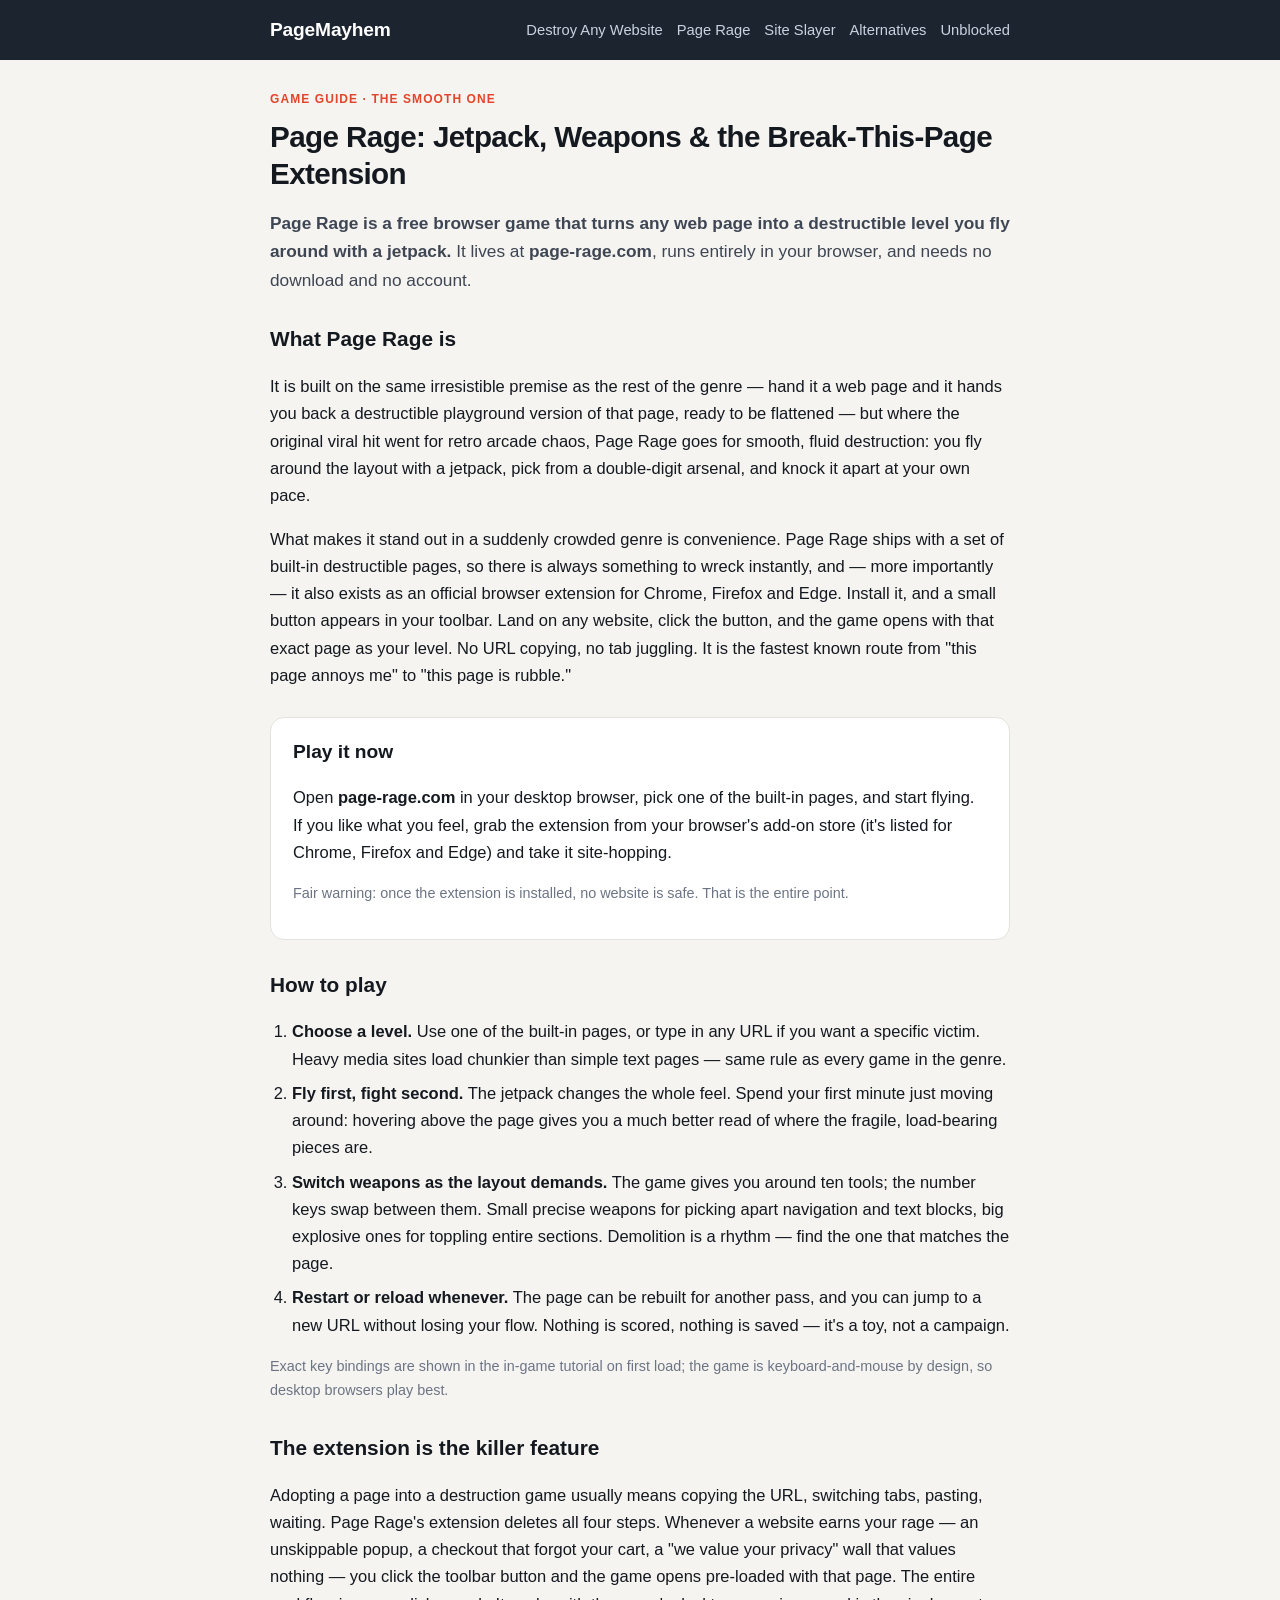
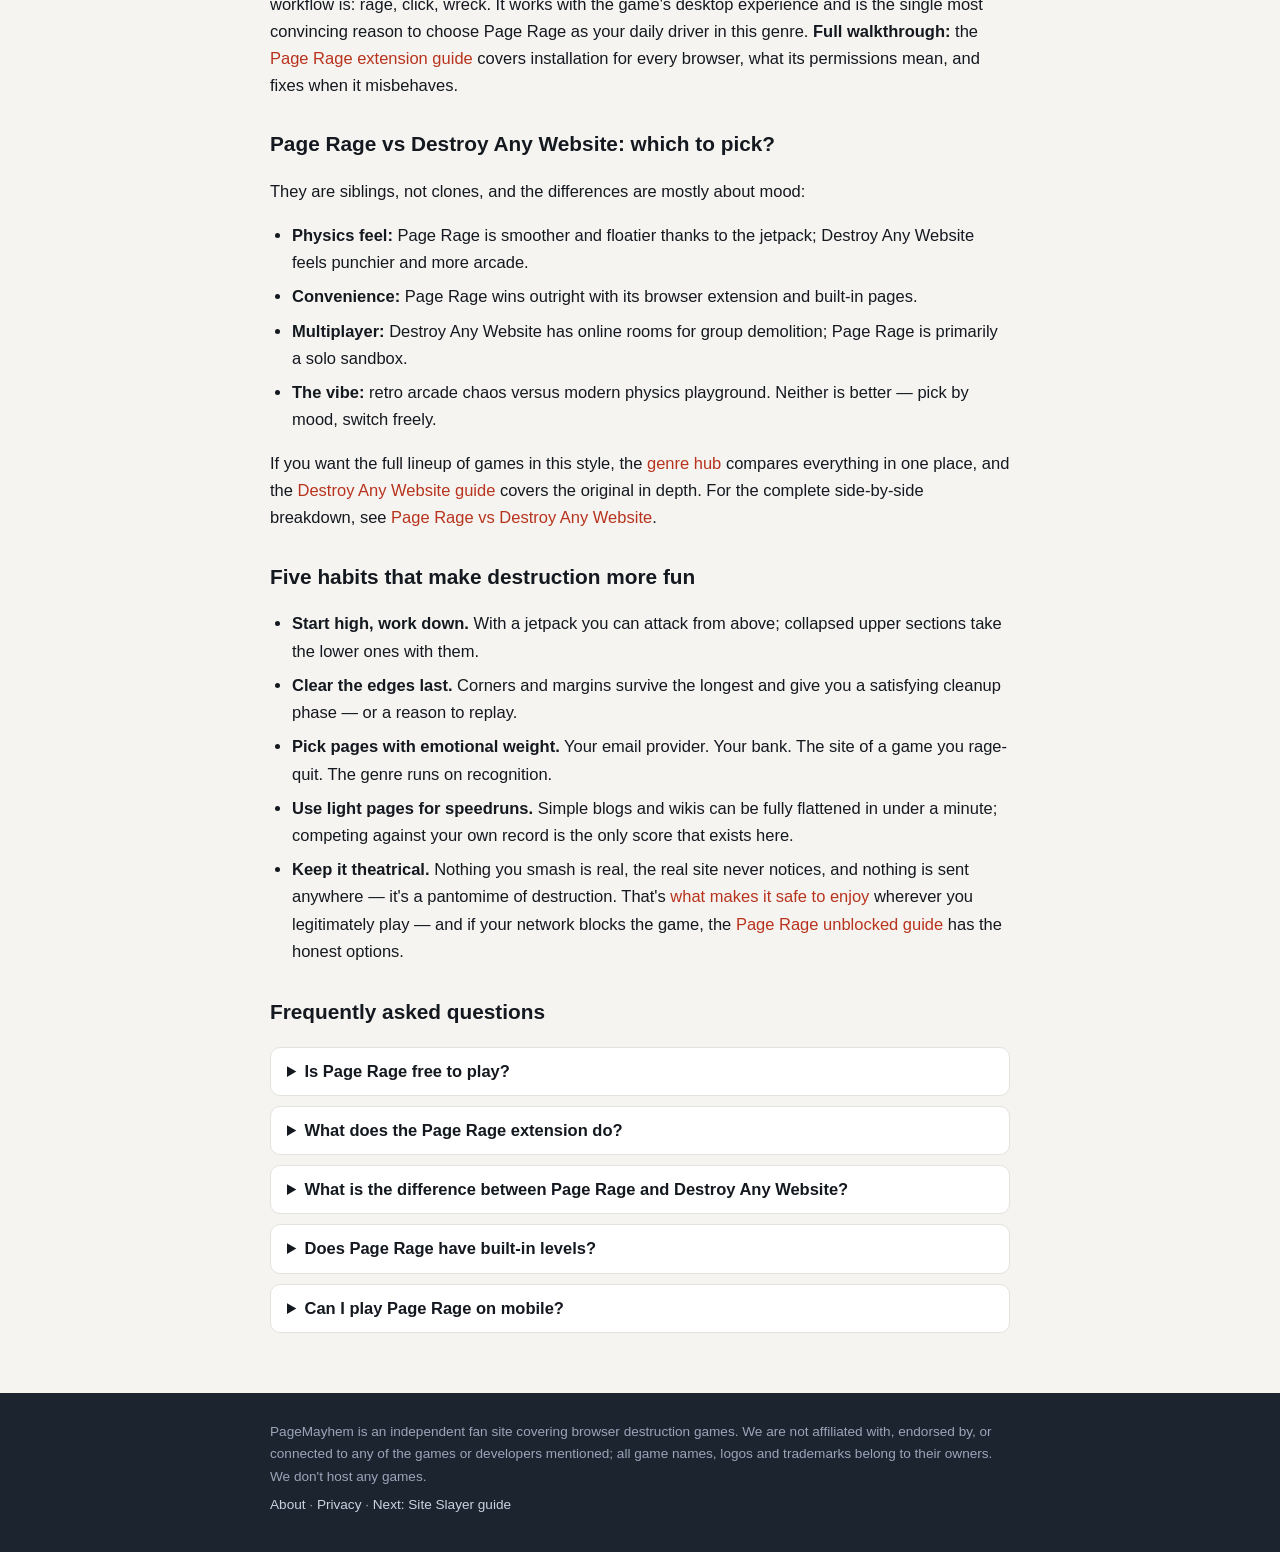
<file: page-rage/index.html>
<!DOCTYPE html>
<html lang="en">
<head>
<meta charset="utf-8">
<meta name="viewport" content="width=device-width, initial-scale=1">
<title>Page Rage: Jetpack, Weapons &amp; Browser Extension Guide | PageMayhem</title>
<meta name="description" content="How to play Page Rage — the jetpack-flavored web page destruction game — plus its Break This Page browser extension, weapons, built-in levels and tips.">
<link rel="canonical" href="https://pagemayhem.com/page-rage/">
<meta property="og:type" content="article">
<meta property="og:site_name" content="PageMayhem">
<meta property="og:title" content="Page Rage: Jetpack, Weapons &amp; Browser Extension Guide">
<meta property="og:description" content="The smoother, jetpack-powered take on web page destruction — and the extension that turns any tab into a playground.">
<meta property="og:url" content="https://pagemayhem.com/page-rage/">
<link rel="icon" href="/assets/favicon.svg" type="image/svg+xml">
<link rel="stylesheet" href="/styles.css">
<script type="application/ld+json">
{"@context":"https://schema.org","@type":"FAQPage","mainEntity":[
{"@type":"Question","name":"Is Page Rage free to play?","acceptedAnswer":{"@type":"Answer","text":"Yes. The game runs free at page-rage.com, and the browser extension is also free — there is nothing to buy and no account to create."}},
{"@type":"Question","name":"What does the Page Rage extension do?","acceptedAnswer":{"@type":"Answer","text":"It adds a button to your browser toolbar. Click it on any page and the game opens with that exact page loaded as a destructible level — no copy-pasting URLs."}},
{"@type":"Question","name":"What is the difference between Page Rage and Destroy Any Website?","acceptedAnswer":{"@type":"Answer","text":"Both turn a web page into a smashable level. Page Rage leans into a smoother physics sandbox with a jetpack and several built-in pages, while Destroy Any Website is more of an arcade shooter with multiplayer rooms. Try both — they scratch the same itch differently."}},
{"@type":"Question","name":"Does Page Rage have built-in levels?","acceptedAnswer":{"@type":"Answer","text":"Yes — it ships with a set of built-in destructible pages, including classics of the genre, so you can play instantly without typing a URL first."}},
{"@type":"Question","name":"Can I play Page Rage on mobile?","acceptedAnswer":{"@type":"Answer","text":"The game is designed around keyboard and mouse, so desktop browsers give the best experience. It will load on a phone or tablet, but aiming and flying are much harder without a mouse."}}
]}
</script>
</head>
<body>

<header class="site-head">
<div class="inner">
<a class="brand" href="/">PageMayhem</a>
<nav>
<a href="/destroy-any-website/">Destroy Any Website</a>
<a href="/page-rage/">Page Rage</a>
<a href="/site-slayer/">Site Slayer</a>
<a href="/games-like-destroy-any-website/">Alternatives</a>
<a href="/destroy-any-website-unblocked/">Unblocked</a>
</nav>
</div>
</header>

<main>

<p class="kicker">Game guide · the smooth one</p>
<h1>Page Rage: Jetpack, Weapons &amp; the Break-This-Page Extension</h1>
<p class="lead"><b>Page Rage is a free browser game that turns any web page into a destructible level you fly around with a jetpack.</b> It lives at <b>page-rage.com</b>, runs entirely in your browser, and needs no download and no account.</p>

<section class="prose">
<h2>What Page Rage is</h2>
<p>It is built on the same irresistible premise as the rest of the genre — hand it a web page and it hands you back a destructible playground version of that page, ready to be flattened — but where the original viral hit went for retro arcade chaos, Page Rage goes for smooth, fluid destruction: you fly around the layout with a jetpack, pick from a double-digit arsenal, and knock it apart at your own pace.</p>
<p>What makes it stand out in a suddenly crowded genre is convenience. Page Rage ships with a set of built-in destructible pages, so there is always something to wreck instantly, and — more importantly — it also exists as an official browser extension for Chrome, Firefox and Edge. Install it, and a small button appears in your toolbar. Land on any website, click the button, and the game opens with that exact page as your level. No URL copying, no tab juggling. It is the fastest known route from "this page annoys me" to "this page is rubble."</p>
</section>

<div class="card">
<h2>Play it now</h2>
<p>Open <b>page-rage.com</b> in your desktop browser, pick one of the built-in pages, and start flying. If you like what you feel, grab the extension from your browser's add-on store (it's listed for Chrome, Firefox and Edge) and take it site-hopping.</p>
<p class="muted">Fair warning: once the extension is installed, no website is safe. That is the entire point.</p>
</div>

<section class="prose">
<h2>How to play</h2>
<ol>
<li><b>Choose a level.</b> Use one of the built-in pages, or type in any URL if you want a specific victim. Heavy media sites load chunkier than simple text pages — same rule as every game in the genre.</li>
<li><b>Fly first, fight second.</b> The jetpack changes the whole feel. Spend your first minute just moving around: hovering above the page gives you a much better read of where the fragile, load-bearing pieces are.</li>
<li><b>Switch weapons as the layout demands.</b> The game gives you around ten tools; the number keys swap between them. Small precise weapons for picking apart navigation and text blocks, big explosive ones for toppling entire sections. Demolition is a rhythm — find the one that matches the page.</li>
<li><b>Restart or reload whenever.</b> The page can be rebuilt for another pass, and you can jump to a new URL without losing your flow. Nothing is scored, nothing is saved — it's a toy, not a campaign.</li>
</ol>
<p class="muted">Exact key bindings are shown in the in-game tutorial on first load; the game is keyboard-and-mouse by design, so desktop browsers play best.</p>
</section>

<section class="prose">
<h2>The extension is the killer feature</h2>
<p>Adopting a page into a destruction game usually means copying the URL, switching tabs, pasting, waiting. Page Rage's extension deletes all four steps. Whenever a website earns your rage — an unskippable popup, a checkout that forgot your cart, a "we value your privacy" wall that values nothing — you click the toolbar button and the game opens pre-loaded with that page. The entire workflow is: rage, click, wreck. It works with the game's desktop experience and is the single most convincing reason to choose Page Rage as your daily driver in this genre. <b>Full walkthrough:</b> the <a href="/page-rage-extension/">Page Rage extension guide</a> covers installation for every browser, what its permissions mean, and fixes when it misbehaves.</p>
</section>

<section class="prose">
<h2>Page Rage vs Destroy Any Website: which to pick?</h2>
<p>They are siblings, not clones, and the differences are mostly about mood:</p>
<ul>
<li><b>Physics feel:</b> Page Rage is smoother and floatier thanks to the jetpack; Destroy Any Website feels punchier and more arcade.</li>
<li><b>Convenience:</b> Page Rage wins outright with its browser extension and built-in pages.</li>
<li><b>Multiplayer:</b> Destroy Any Website has online rooms for group demolition; Page Rage is primarily a solo sandbox.</li>
<li><b>The vibe:</b> retro arcade chaos versus modern physics playground. Neither is better — pick by mood, switch freely.</li>
</ul>
<p>If you want the full lineup of games in this style, the <a href="/">genre hub</a> compares everything in one place, and the <a href="/destroy-any-website/">Destroy Any Website guide</a> covers the original in depth. For the complete side-by-side breakdown, see <a href="/page-rage-vs-destroy-any-website/">Page Rage vs Destroy Any Website</a>.</p>
</section>

<section class="prose">
<h2>Five habits that make destruction more fun</h2>
<ul>
<li><b>Start high, work down.</b> With a jetpack you can attack from above; collapsed upper sections take the lower ones with them.</li>
<li><b>Clear the edges last.</b> Corners and margins survive the longest and give you a satisfying cleanup phase — or a reason to replay.</li>
<li><b>Pick pages with emotional weight.</b> Your email provider. Your bank. The site of a game you rage-quit. The genre runs on recognition.</li>
<li><b>Use light pages for speedruns.</b> Simple blogs and wikis can be fully flattened in under a minute; competing against your own record is the only score that exists here.</li>
<li><b>Keep it theatrical.</b> Nothing you smash is real, the real site never notices, and nothing is sent anywhere — it's a pantomime of destruction. That's <a href="/destroy-any-website-unblocked/">what makes it safe to enjoy</a> wherever you legitimately play — and if your network blocks the game, the <a href="/page-rage-unblocked/">Page Rage unblocked guide</a> has the honest options.</li>
</ul>
</section>

<section class="faq" id="faq">
<h2>Frequently asked questions</h2>
<details><summary>Is Page Rage free to play?</summary>
<p>Yes. The game runs free at page-rage.com, and the browser extension is also free — there is nothing to buy and no account to create.</p></details>
<details><summary>What does the Page Rage extension do?</summary>
<p>It adds a button to your browser toolbar. Click it on any page and the game opens with that exact page loaded as a destructible level — no copy-pasting URLs.</p></details>
<details><summary>What is the difference between Page Rage and Destroy Any Website?</summary>
<p>Both turn a web page into a smashable level. Page Rage leans into a smoother physics sandbox with a jetpack and several built-in pages, while Destroy Any Website is more of an arcade shooter with multiplayer rooms. Try both — they scratch the same itch differently.</p></details>
<details><summary>Does Page Rage have built-in levels?</summary>
<p>Yes — it ships with a set of built-in destructible pages, including classics of the genre, so you can play instantly without typing a URL first.</p></details>
<details><summary>Can I play Page Rage on mobile?</summary>
<p>The game is designed around keyboard and mouse, so desktop browsers give the best experience. It will load on a phone or tablet, but aiming and flying are much harder without a mouse.</p></details>
</section>

</main>

<footer class="site-foot">
<div class="inner">
<p>PageMayhem is an independent fan site covering browser destruction games. We are not affiliated with, endorsed by, or connected to any of the games or developers mentioned; all game names, logos and trademarks belong to their owners. We don't host any games.</p>
<p><a href="/about/">About</a> · <a href="/privacy/">Privacy</a> · <a href="/site-slayer/">Next: Site Slayer guide</a></p>
</div>
</footer>

</body>
</html>
</file>
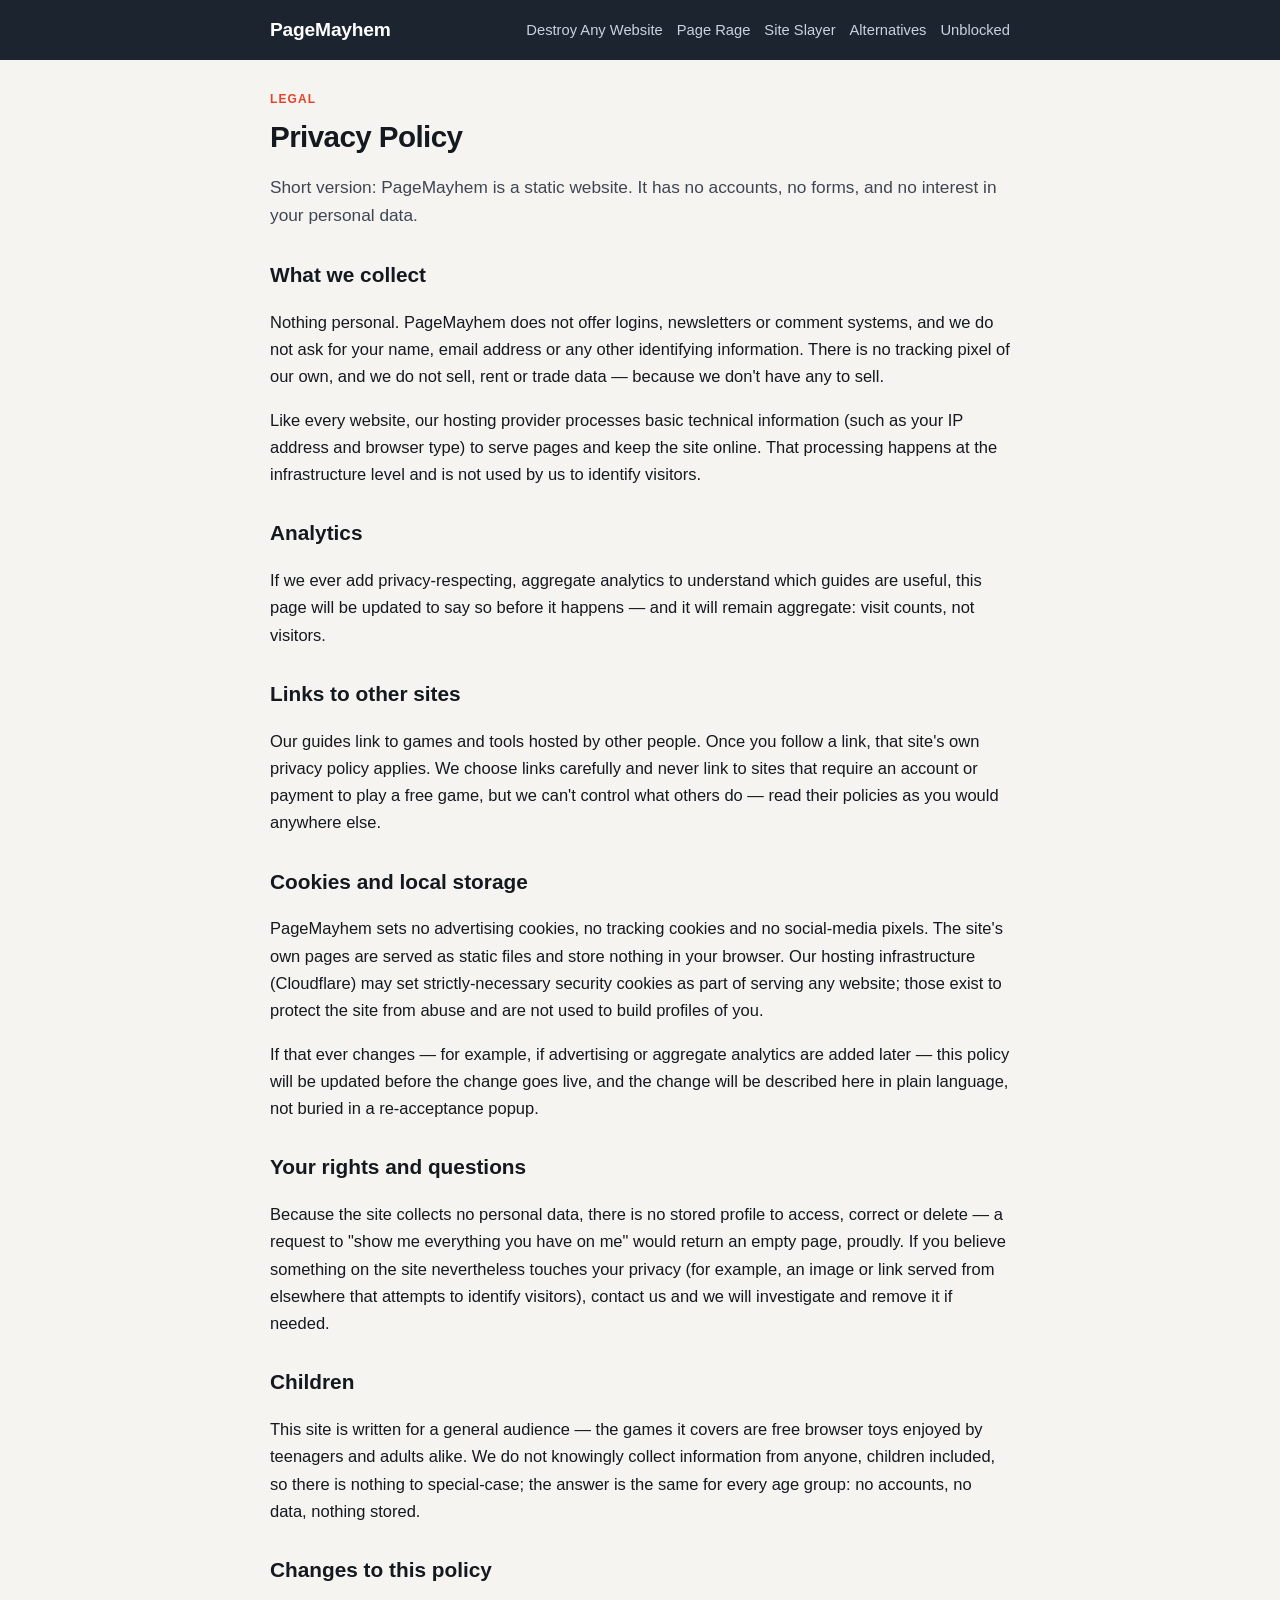
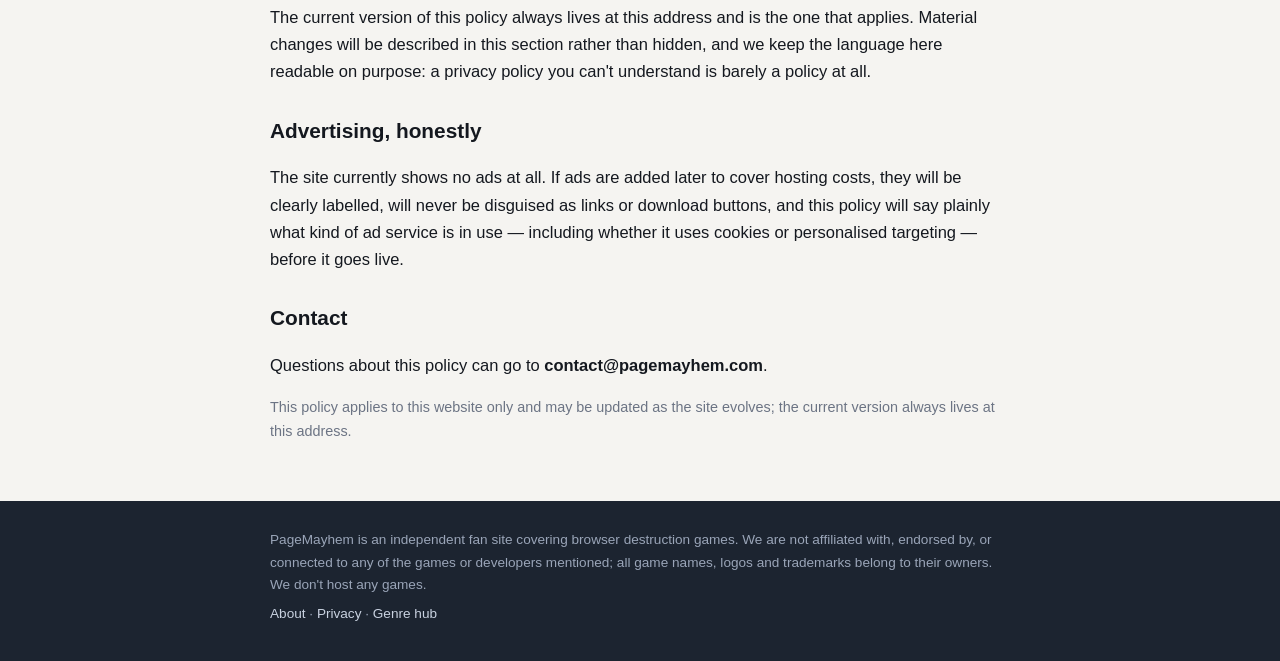
<file: privacy/index.html>
<!DOCTYPE html>
<html lang="en">
<head>
<meta charset="utf-8">
<meta name="viewport" content="width=device-width, initial-scale=1">
<title>Privacy Policy | PageMayhem</title>
<meta name="description" content="PageMayhem privacy policy: no accounts, no personal data collected, no data sold. What the site does and does not do with information.">
<link rel="canonical" href="https://pagemayhem.com/privacy/">
<meta property="og:type" content="website">
<meta property="og:site_name" content="PageMayhem">
<meta property="og:title" content="Privacy Policy">
<meta property="og:description" content="No accounts, no personal data collected, nothing sold.">
<meta property="og:url" content="https://pagemayhem.com/privacy/">
<link rel="icon" href="/assets/favicon.svg" type="image/svg+xml">
<link rel="stylesheet" href="/styles.css">
</head>
<body>

<header class="site-head">
<div class="inner">
<a class="brand" href="/">PageMayhem</a>
<nav>
<a href="/destroy-any-website/">Destroy Any Website</a>
<a href="/page-rage/">Page Rage</a>
<a href="/site-slayer/">Site Slayer</a>
<a href="/games-like-destroy-any-website/">Alternatives</a>
<a href="/destroy-any-website-unblocked/">Unblocked</a>
</nav>
</div>
</header>

<main>

<p class="kicker">Legal</p>
<h1>Privacy Policy</h1>
<p class="lead">Short version: PageMayhem is a static website. It has no accounts, no forms, and no interest in your personal data.</p>

<section class="prose">
<h2>What we collect</h2>
<p>Nothing personal. PageMayhem does not offer logins, newsletters or comment systems, and we do not ask for your name, email address or any other identifying information. There is no tracking pixel of our own, and we do not sell, rent or trade data — because we don't have any to sell.</p>
<p>Like every website, our hosting provider processes basic technical information (such as your IP address and browser type) to serve pages and keep the site online. That processing happens at the infrastructure level and is not used by us to identify visitors.</p>
</section>

<section class="prose">
<h2>Analytics</h2>
<p>If we ever add privacy-respecting, aggregate analytics to understand which guides are useful, this page will be updated to say so before it happens — and it will remain aggregate: visit counts, not visitors.</p>
</section>

<section class="prose">
<h2>Links to other sites</h2>
<p>Our guides link to games and tools hosted by other people. Once you follow a link, that site's own privacy policy applies. We choose links carefully and never link to sites that require an account or payment to play a free game, but we can't control what others do — read their policies as you would anywhere else.</p>
</section>

<section class="prose">
<h2>Cookies and local storage</h2>
<p>PageMayhem sets no advertising cookies, no tracking cookies and no social-media pixels. The site's own pages are served as static files and store nothing in your browser. Our hosting infrastructure (Cloudflare) may set strictly-necessary security cookies as part of serving any website; those exist to protect the site from abuse and are not used to build profiles of you.</p>
<p>If that ever changes — for example, if advertising or aggregate analytics are added later — this policy will be updated before the change goes live, and the change will be described here in plain language, not buried in a re-acceptance popup.</p>
</section>

<section class="prose">
<h2>Your rights and questions</h2>
<p>Because the site collects no personal data, there is no stored profile to access, correct or delete — a request to "show me everything you have on me" would return an empty page, proudly. If you believe something on the site nevertheless touches your privacy (for example, an image or link served from elsewhere that attempts to identify visitors), contact us and we will investigate and remove it if needed.</p>
</section>

<section class="prose">
<h2>Children</h2>
<p>This site is written for a general audience — the games it covers are free browser toys enjoyed by teenagers and adults alike. We do not knowingly collect information from anyone, children included, so there is nothing to special-case; the answer is the same for every age group: no accounts, no data, nothing stored.</p>
</section>

<section class="prose">
<h2>Changes to this policy</h2>
<p>The current version of this policy always lives at this address and is the one that applies. Material changes will be described in this section rather than hidden, and we keep the language here readable on purpose: a privacy policy you can't understand is barely a policy at all.</p>
</section>

<section class="prose">
<h2>Advertising, honestly</h2>
<p>The site currently shows no ads at all. If ads are added later to cover hosting costs, they will be clearly labelled, will never be disguised as links or download buttons, and this policy will say plainly what kind of ad service is in use — including whether it uses cookies or personalised targeting — before it goes live.</p>
</section>

<section class="prose">
<h2>Contact</h2>
<p>Questions about this policy can go to <b>contact@pagemayhem.com</b>.</p>
<p class="muted">This policy applies to this website only and may be updated as the site evolves; the current version always lives at this address.</p>
</section>

</main>

<footer class="site-foot">
<div class="inner">
<p>PageMayhem is an independent fan site covering browser destruction games. We are not affiliated with, endorsed by, or connected to any of the games or developers mentioned; all game names, logos and trademarks belong to their owners. We don't host any games.</p>
<p><a href="/about/">About</a> · <a href="/privacy/">Privacy</a> · <a href="/">Genre hub</a></p>
</div>
</footer>

</body>
</html>
</file>
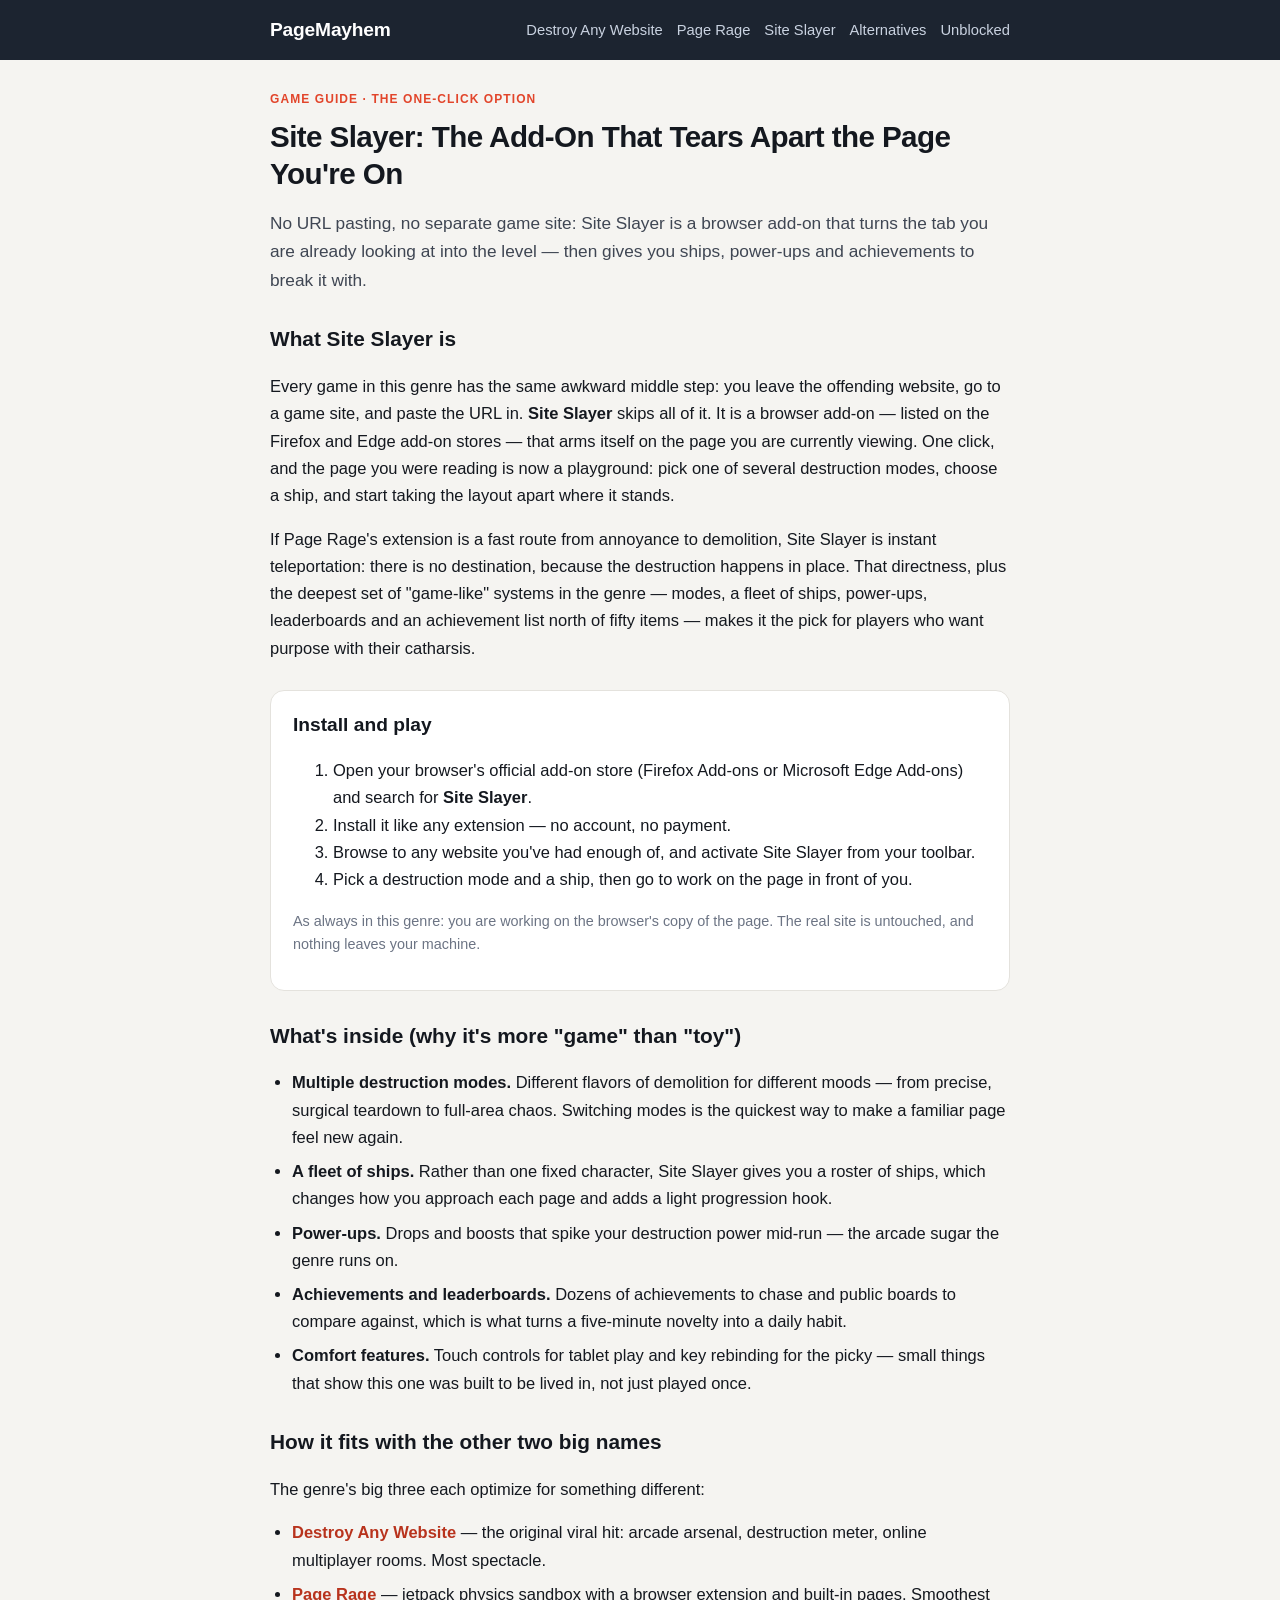
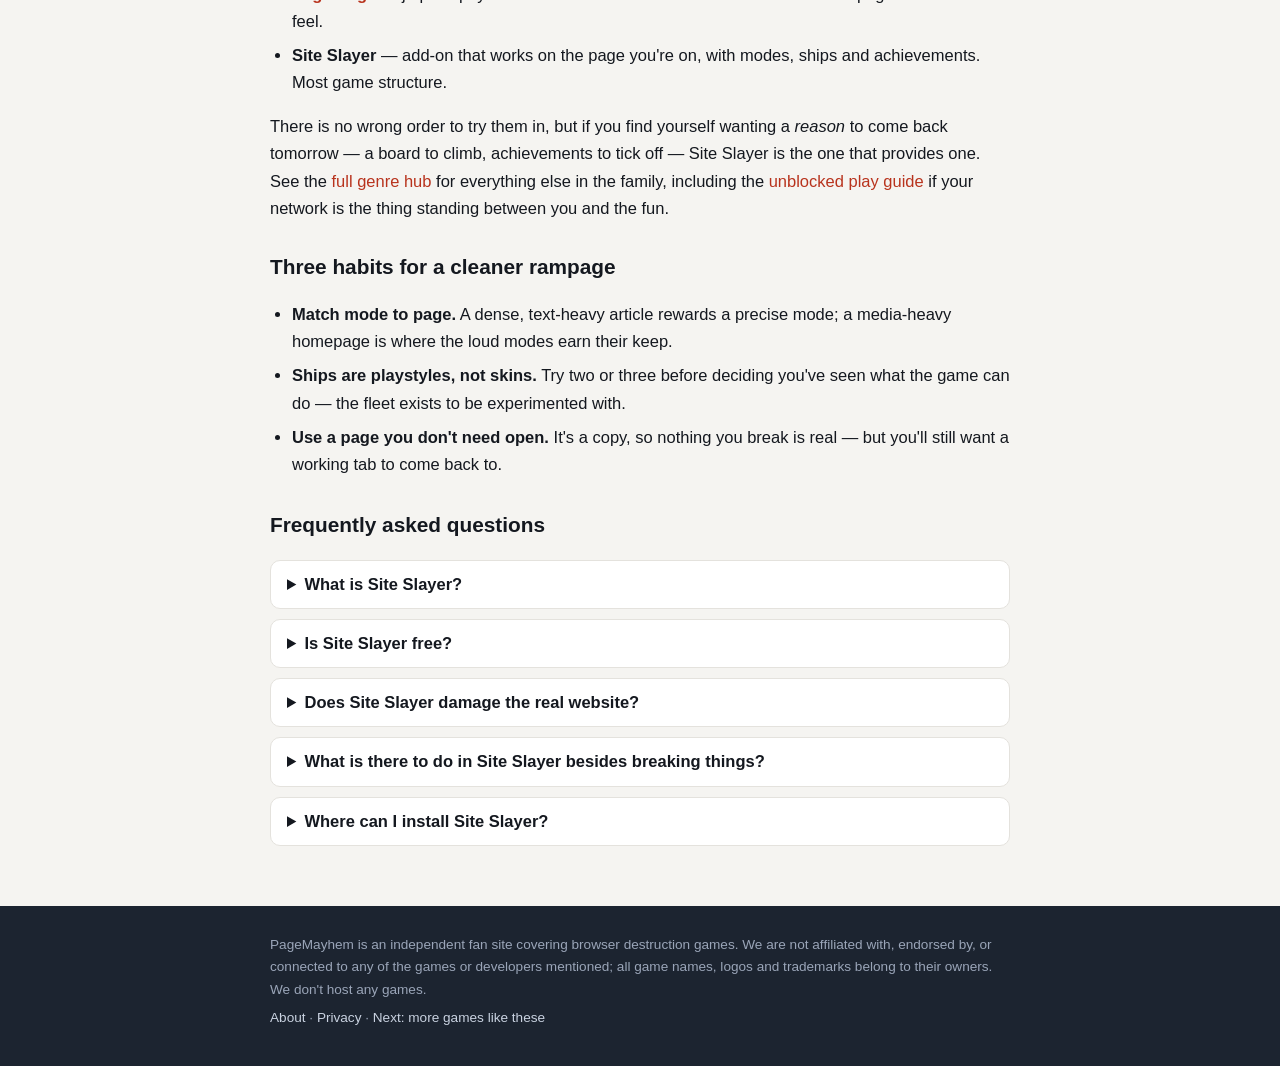
<file: site-slayer/index.html>
<!DOCTYPE html>
<html lang="en">
<head>
<meta charset="utf-8">
<meta name="viewport" content="width=device-width, initial-scale=1">
<title>Site Slayer: Destroy the Page You're On — Modes &amp; Ships | PageMayhem</title>
<meta name="description" content="Site Slayer is the browser add-on that turns the page you're already reading into a destruction playground. Modes, ships, achievements and how to play.">
<link rel="canonical" href="https://pagemayhem.com/site-slayer/">
<meta property="og:type" content="article">
<meta property="og:site_name" content="PageMayhem">
<meta property="og:title" content="Site Slayer: Destroy the Page You're On — Modes &amp; Ships">
<meta property="og:description" content="The add-on that turns any tab into a destruction playground, with several modes, ships, power-ups and achievements.">
<meta property="og:url" content="https://pagemayhem.com/site-slayer/">
<link rel="icon" href="/assets/favicon.svg" type="image/svg+xml">
<link rel="stylesheet" href="/styles.css">
<script type="application/ld+json">
{"@context":"https://schema.org","@type":"FAQPage","mainEntity":[
{"@type":"Question","name":"What is Site Slayer?","acceptedAnswer":{"@type":"Answer","text":"Site Slayer is a browser add-on for Firefox and Edge that turns the web page you are currently on into a destruction playground. Instead of pasting a URL into a game site, you destroy the page right where it is."}},
{"@type":"Question","name":"Is Site Slayer free?","acceptedAnswer":{"@type":"Answer","text":"Yes — the add-on is free to install from your browser's official add-on store. There is no account and no payment."}},
{"@type":"Question","name":"Does Site Slayer damage the real website?","acceptedAnswer":{"@type":"Answer","text":"No. It operates on the copy of the page already loaded in your browser tab. The website itself is never changed, and nothing is sent to the site's servers."}},
{"@type":"Question","name":"What is there to do in Site Slayer besides breaking things?","acceptedAnswer":{"@type":"Answer","text":"There is more structure than in most games of this genre: multiple destruction modes, a fleet of ships to use, power-ups, leaderboards and dozens of achievements to unlock, plus touch controls and rebindable keys."}},
{"@type":"Question","name":"Where can I install Site Slayer?","acceptedAnswer":{"@type":"Answer","text":"The add-on is listed on the Firefox and Edge add-on stores. Search for Site Slayer in the store from your browser and install it like any other extension."}}
]}
</script>
</head>
<body>

<header class="site-head">
<div class="inner">
<a class="brand" href="/">PageMayhem</a>
<nav>
<a href="/destroy-any-website/">Destroy Any Website</a>
<a href="/page-rage/">Page Rage</a>
<a href="/site-slayer/">Site Slayer</a>
<a href="/games-like-destroy-any-website/">Alternatives</a>
<a href="/destroy-any-website-unblocked/">Unblocked</a>
</nav>
</div>
</header>

<main>

<p class="kicker">Game guide · the one-click option</p>
<h1>Site Slayer: The Add-On That Tears Apart the Page You're On</h1>
<p class="lead">No URL pasting, no separate game site: Site Slayer is a browser add-on that turns the tab you are already looking at into the level — then gives you ships, power-ups and achievements to break it with.</p>

<section class="prose">
<h2>What Site Slayer is</h2>
<p>Every game in this genre has the same awkward middle step: you leave the offending website, go to a game site, and paste the URL in. <b>Site Slayer</b> skips all of it. It is a browser add-on — listed on the Firefox and Edge add-on stores — that arms itself on the page you are currently viewing. One click, and the page you were reading is now a playground: pick one of several destruction modes, choose a ship, and start taking the layout apart where it stands.</p>
<p>If Page Rage's extension is a fast route from annoyance to demolition, Site Slayer is instant teleportation: there is no destination, because the destruction happens in place. That directness, plus the deepest set of "game-like" systems in the genre — modes, a fleet of ships, power-ups, leaderboards and an achievement list north of fifty items — makes it the pick for players who want purpose with their catharsis.</p>
</section>

<div class="card">
<h2>Install and play</h2>
<ol>
<li>Open your browser's official add-on store (Firefox Add-ons or Microsoft Edge Add-ons) and search for <b>Site Slayer</b>.</li>
<li>Install it like any extension — no account, no payment.</li>
<li>Browse to any website you've had enough of, and activate Site Slayer from your toolbar.</li>
<li>Pick a destruction mode and a ship, then go to work on the page in front of you.</li>
</ol>
<p class="muted">As always in this genre: you are working on the browser's copy of the page. The real site is untouched, and nothing leaves your machine.</p>
</div>

<section class="prose">
<h2>What's inside (why it's more "game" than "toy")</h2>
<ul>
<li><b>Multiple destruction modes.</b> Different flavors of demolition for different moods — from precise, surgical teardown to full-area chaos. Switching modes is the quickest way to make a familiar page feel new again.</li>
<li><b>A fleet of ships.</b> Rather than one fixed character, Site Slayer gives you a roster of ships, which changes how you approach each page and adds a light progression hook.</li>
<li><b>Power-ups.</b> Drops and boosts that spike your destruction power mid-run — the arcade sugar the genre runs on.</li>
<li><b>Achievements and leaderboards.</b> Dozens of achievements to chase and public boards to compare against, which is what turns a five-minute novelty into a daily habit.</li>
<li><b>Comfort features.</b> Touch controls for tablet play and key rebinding for the picky — small things that show this one was built to be lived in, not just played once.</li>
</ul>
</section>

<section class="prose">
<h2>How it fits with the other two big names</h2>
<p>The genre's big three each optimize for something different:</p>
<ul>
<li><b><a href="/destroy-any-website/">Destroy Any Website</a></b> — the original viral hit: arcade arsenal, destruction meter, online multiplayer rooms. Most spectacle.</li>
<li><b><a href="/page-rage/">Page Rage</a></b> — jetpack physics sandbox with a browser extension and built-in pages. Smoothest feel.</li>
<li><b>Site Slayer</b> — add-on that works on the page you're on, with modes, ships and achievements. Most game structure.</li>
</ul>
<p>There is no wrong order to try them in, but if you find yourself wanting a <i>reason</i> to come back tomorrow — a board to climb, achievements to tick off — Site Slayer is the one that provides one. See the <a href="/">full genre hub</a> for everything else in the family, including the <a href="/destroy-any-website-unblocked/">unblocked play guide</a> if your network is the thing standing between you and the fun.</p>
</section>

<section class="prose">
<h2>Three habits for a cleaner rampage</h2>
<ul>
<li><b>Match mode to page.</b> A dense, text-heavy article rewards a precise mode; a media-heavy homepage is where the loud modes earn their keep.</li>
<li><b>Ships are playstyles, not skins.</b> Try two or three before deciding you've seen what the game can do — the fleet exists to be experimented with.</li>
<li><b>Use a page you don't need open.</b> It's a copy, so nothing you break is real — but you'll still want a working tab to come back to.</li>
</ul>
</section>

<section class="faq" id="faq">
<h2>Frequently asked questions</h2>
<details><summary>What is Site Slayer?</summary>
<p>Site Slayer is a browser add-on for Firefox and Edge that turns the web page you are currently on into a destruction playground. Instead of pasting a URL into a game site, you destroy the page right where it is.</p></details>
<details><summary>Is Site Slayer free?</summary>
<p>Yes — the add-on is free to install from your browser's official add-on store. There is no account and no payment.</p></details>
<details><summary>Does Site Slayer damage the real website?</summary>
<p>No. It operates on the copy of the page already loaded in your browser tab. The website itself is never changed, and nothing is sent to the site's servers.</p></details>
<details><summary>What is there to do in Site Slayer besides breaking things?</summary>
<p>There is more structure than in most games of this genre: multiple destruction modes, a fleet of ships to use, power-ups, leaderboards and dozens of achievements to unlock, plus touch controls and rebindable keys.</p></details>
<details><summary>Where can I install Site Slayer?</summary>
<p>The add-on is listed on the Firefox and Edge add-on stores. Search for Site Slayer in the store from your browser and install it like any other extension.</p></details>
</section>

</main>

<footer class="site-foot">
<div class="inner">
<p>PageMayhem is an independent fan site covering browser destruction games. We are not affiliated with, endorsed by, or connected to any of the games or developers mentioned; all game names, logos and trademarks belong to their owners. We don't host any games.</p>
<p><a href="/about/">About</a> · <a href="/privacy/">Privacy</a> · <a href="/games-like-destroy-any-website/">Next: more games like these</a></p>
</div>
</footer>

</body>
</html>
</file>
<file: styles.css>
/* PageMayhem · genre hub styles（手写，改样式只改这里） */

:root {
  --ink: #14181f;
  --ink-soft: #3f4653;
  --muted: #6c7484;
  --bg: #f5f4f1;
  --card: #ffffff;
  --line: #e4e2dd;
  --accent: #e2452b;
  --accent-dark: #b8331d;
  --accent-soft: #fdeeea;
  --navy: #1c2430;
  --radius: 14px;
  --maxw: 780px;
}

* { box-sizing: border-box; }
html { scroll-behavior: smooth; }

body {
  margin: 0;
  font-family: -apple-system, BlinkMacSystemFont, "Segoe UI", Roboto, "Helvetica Neue", Arial, sans-serif;
  color: var(--ink);
  background: var(--bg);
  line-height: 1.65;
  font-size: 16.5px;
}

a { color: var(--accent-dark); text-decoration: none; }
a:hover { text-decoration: underline; }

/* ---------- header ---------- */

.site-head {
  background: var(--navy);
  color: #fff;
}
.site-head .inner {
  max-width: var(--maxw);
  margin: 0 auto;
  padding: 14px 20px;
  display: flex;
  align-items: center;
  justify-content: space-between;
  gap: 12px;
  flex-wrap: wrap;
}
.brand {
  font-weight: 800;
  font-size: 1.2rem;
  letter-spacing: -0.01em;
  color: #fff;
}
.brand:hover { text-decoration: none; color: #ffd9d0; }
.site-head nav { display: flex; flex-wrap: wrap; gap: 14px; }
.site-head nav a { color: #c9d2e0; font-size: 0.92rem; }
.site-head nav a:hover { color: #fff; }

/* ---------- main ---------- */

main {
  max-width: var(--maxw);
  margin: 0 auto;
  padding: 10px 20px 30px;
}

h1 {
  font-size: 1.85rem;
  line-height: 1.22;
  letter-spacing: -0.02em;
  margin: 10px 0 14px;
}

.kicker {
  text-transform: uppercase;
  letter-spacing: 0.09em;
  font-size: 0.75rem;
  font-weight: 700;
  color: var(--accent);
  margin: 20px 0 2px;
}

.lead { font-size: 1.08rem; color: var(--ink-soft); }

.muted { color: var(--muted); font-size: 0.9rem; }

/* ---------- game cards ---------- */

.games { display: grid; gap: 14px; margin: 22px 0; }

.game-card {
  background: var(--card);
  border: 1px solid var(--line);
  border-radius: var(--radius);
  padding: 18px 22px;
}
.game-card h3 { margin: 0 0 4px; font-size: 1.18rem; }
.game-card .tag {
  display: inline-block;
  background: var(--accent-soft);
  color: var(--accent-dark);
  font-size: 0.75rem;
  font-weight: 700;
  border-radius: 999px;
  padding: 2px 10px;
  margin-left: 8px;
  vertical-align: 2px;
  text-transform: uppercase;
  letter-spacing: 0.04em;
}
.game-card p { margin: 6px 0 10px; color: var(--ink-soft); }
.game-card .go { font-weight: 600; }

/* ---------- generic card / prose ---------- */

.card {
  background: var(--card);
  border: 1px solid var(--line);
  border-radius: var(--radius);
  padding: 18px 22px;
  margin: 18px 0;
}
.card h2 { margin-top: 0; font-size: 1.2rem; }

.prose { margin: 28px 0; }
.prose h2 { font-size: 1.3rem; margin-bottom: 8px; }
.prose h3 { font-size: 1.08rem; margin: 20px 0 6px; }
.prose ul, .prose ol { padding-left: 22px; }
.prose li { margin: 7px 0; }

.callout {
  background: var(--accent-soft);
  border-left: 4px solid var(--accent);
  border-radius: 8px;
  padding: 12px 18px;
  margin: 18px 0;
}

/* ---------- tables (controls etc.) ---------- */

table { width: 100%; border-collapse: collapse; margin: 14px 0; font-size: 0.95rem; }
th, td { text-align: left; padding: 8px 10px; border-bottom: 1px solid var(--line); }
th { color: var(--muted); font-size: 0.82rem; text-transform: uppercase; letter-spacing: 0.05em; }
tr:last-child td { border-bottom: none; }

/* ---------- FAQ ---------- */

.faq { margin: 30px 0; }
.faq h2 { font-size: 1.3rem; }
.faq details {
  background: var(--card);
  border: 1px solid var(--line);
  border-radius: 10px;
  padding: 10px 16px;
  margin: 10px 0;
}
.faq summary { cursor: pointer; font-weight: 600; }
.faq details[open] summary { color: var(--accent-dark); }
.faq p { margin: 8px 0 4px; color: var(--ink-soft); }

/* ---------- CTA ---------- */

.btn {
  display: inline-block;
  background: var(--accent);
  color: #fff;
  font-weight: 700;
  padding: 10px 20px;
  border-radius: 10px;
  margin: 6px 8px 6px 0;
}
.btn:hover { background: var(--accent-dark); text-decoration: none; }

/* ---------- footer ---------- */

.site-foot {
  background: var(--navy);
  color: #9aa5b8;
  font-size: 0.85rem;
}
.site-foot .inner {
  max-width: var(--maxw);
  margin: 0 auto;
  padding: 22px 20px 30px;
}
.site-foot p { margin: 6px 0; }
.site-foot a { color: #c9d2e0; }

/* ---------- mobile ---------- */

@media (max-width: 560px) {
  body { font-size: 16px; }
  h1 { font-size: 1.5rem; }
  .game-card, .card { padding: 14px 16px; }
  .site-head .inner, main { padding-left: 16px; padding-right: 16px; }
}
</file>
